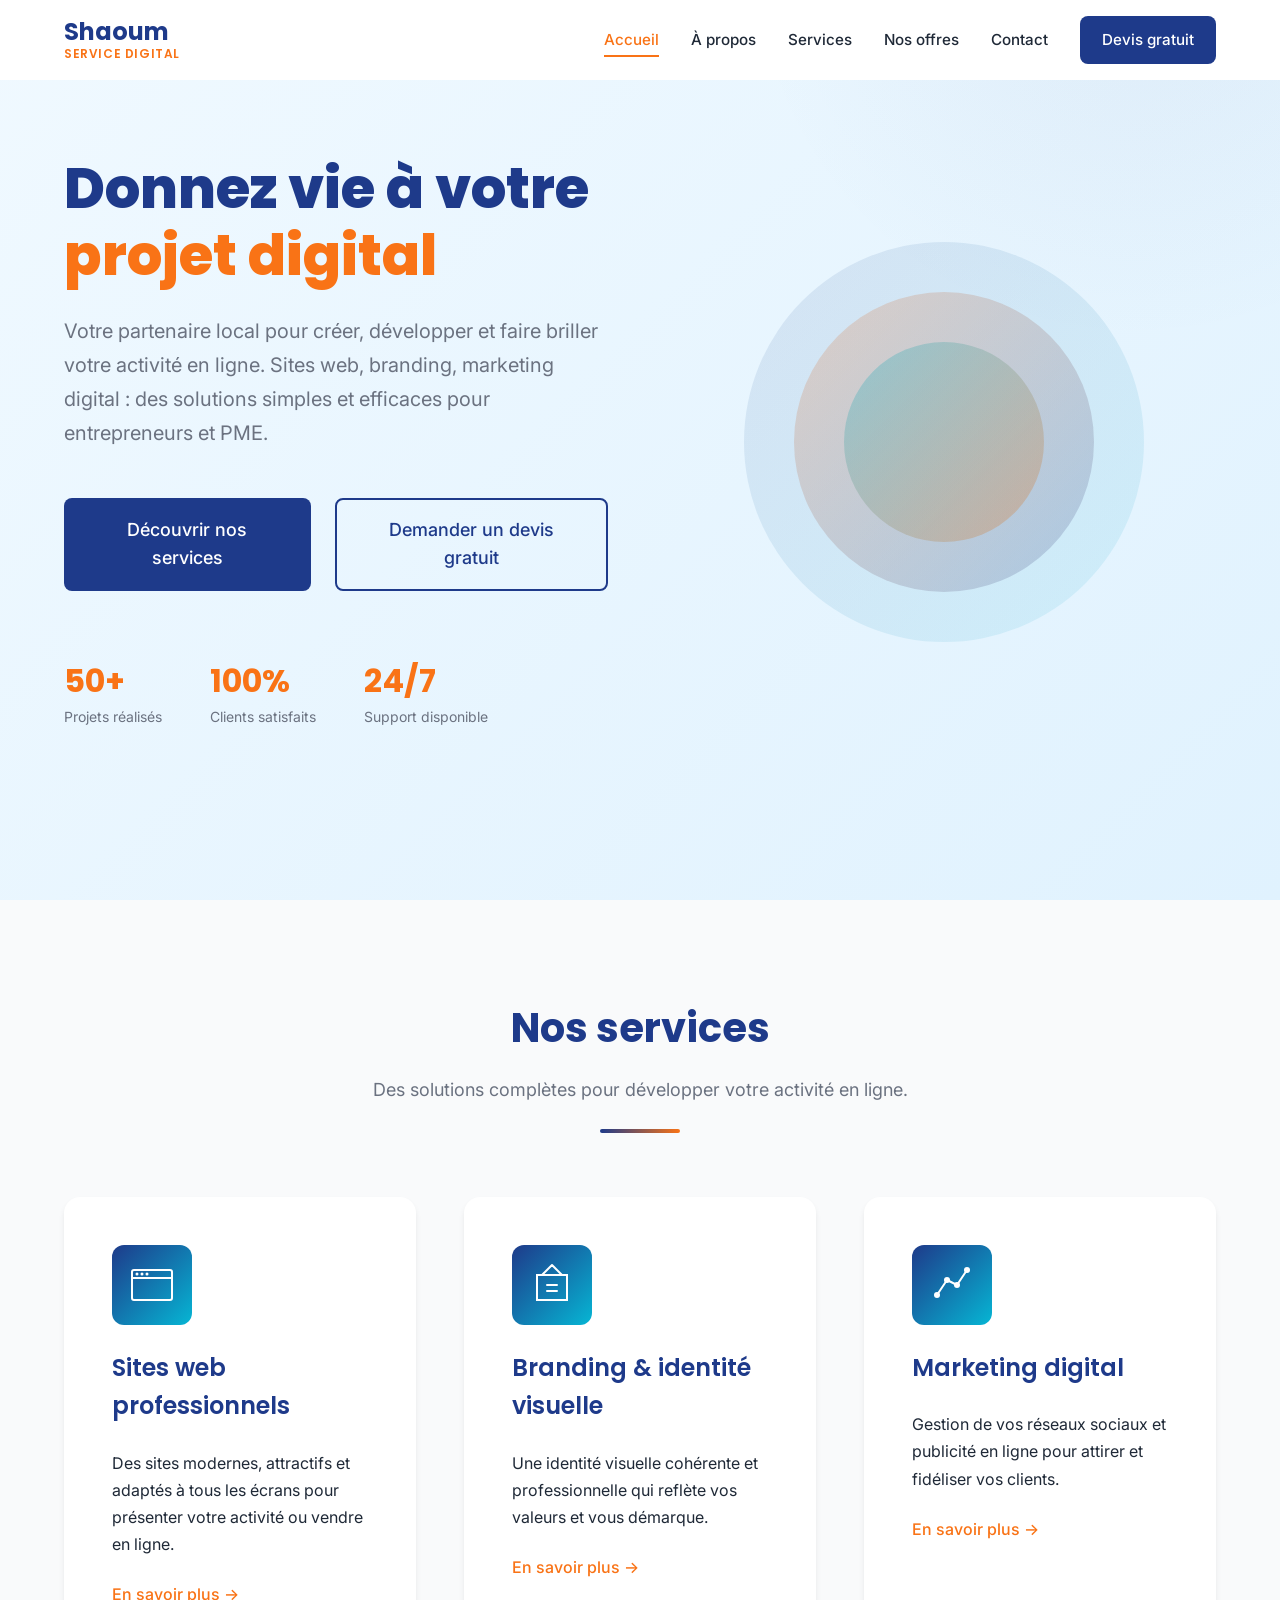
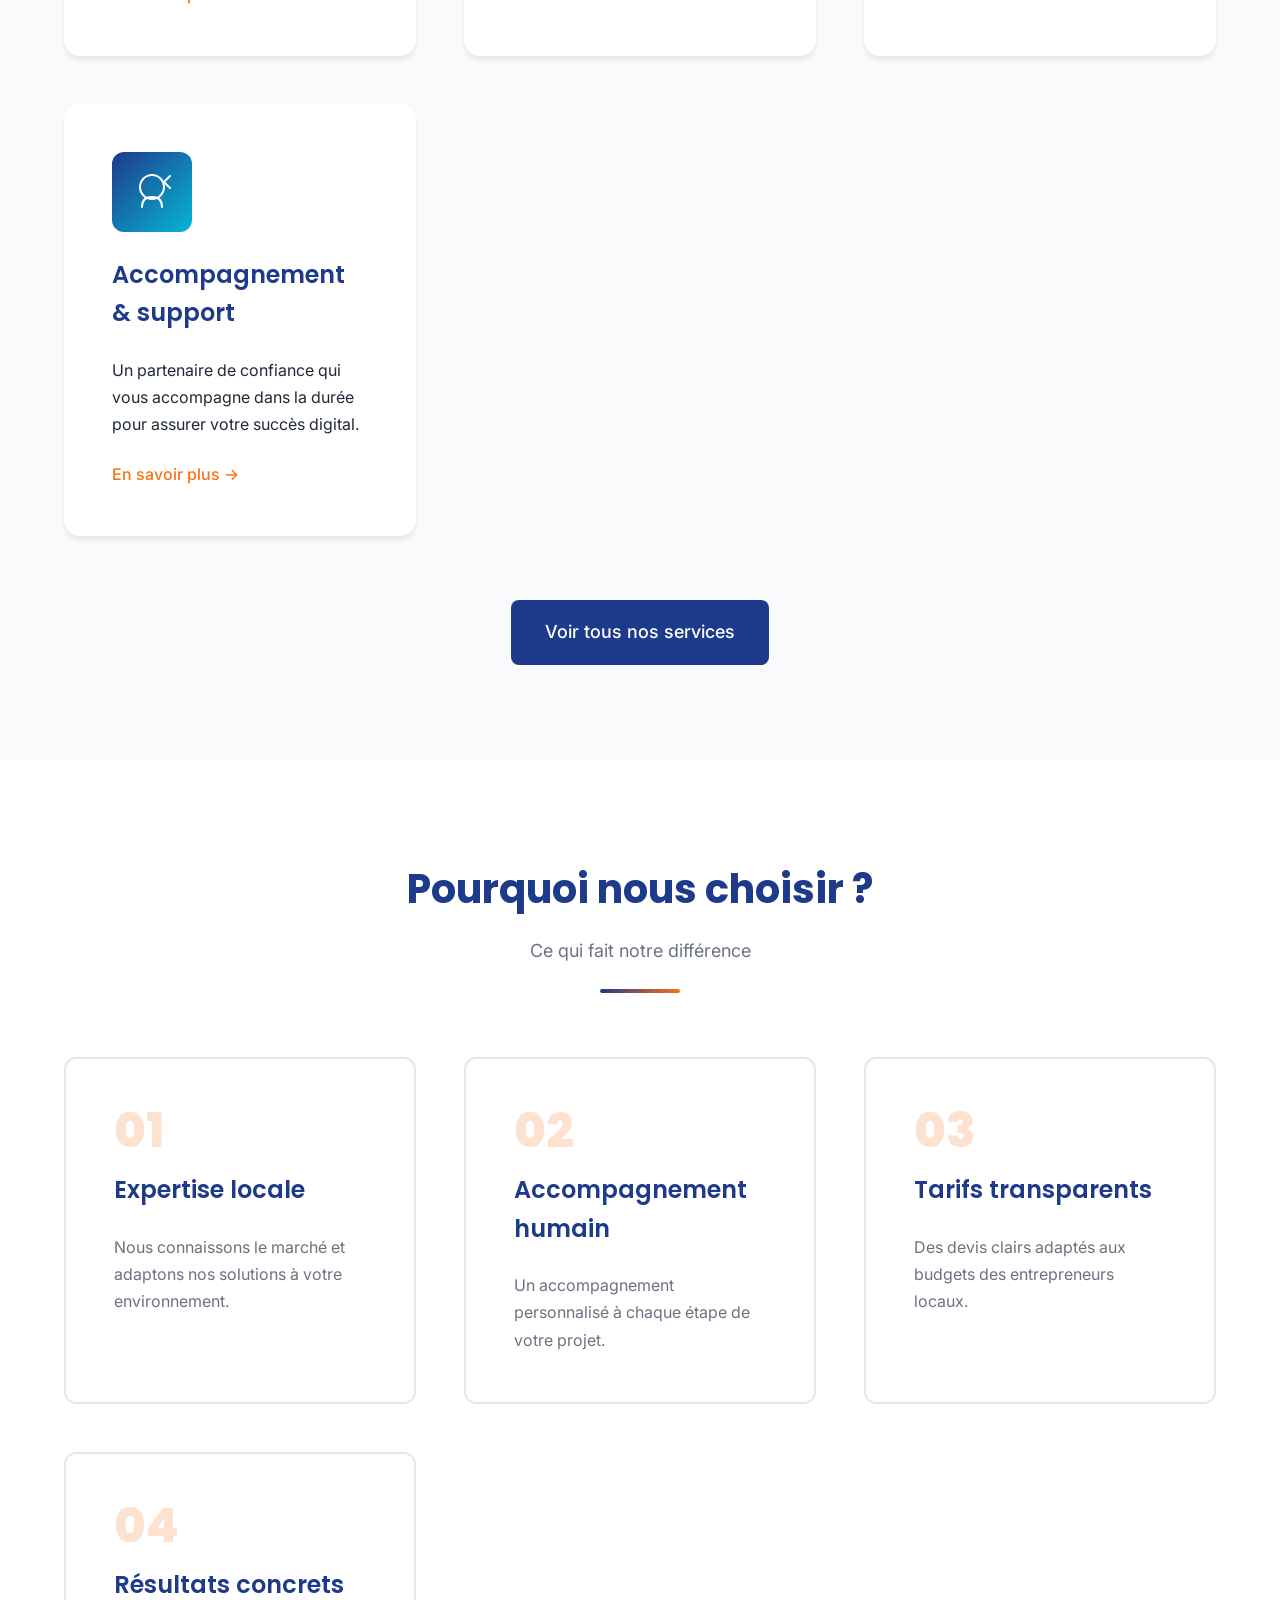
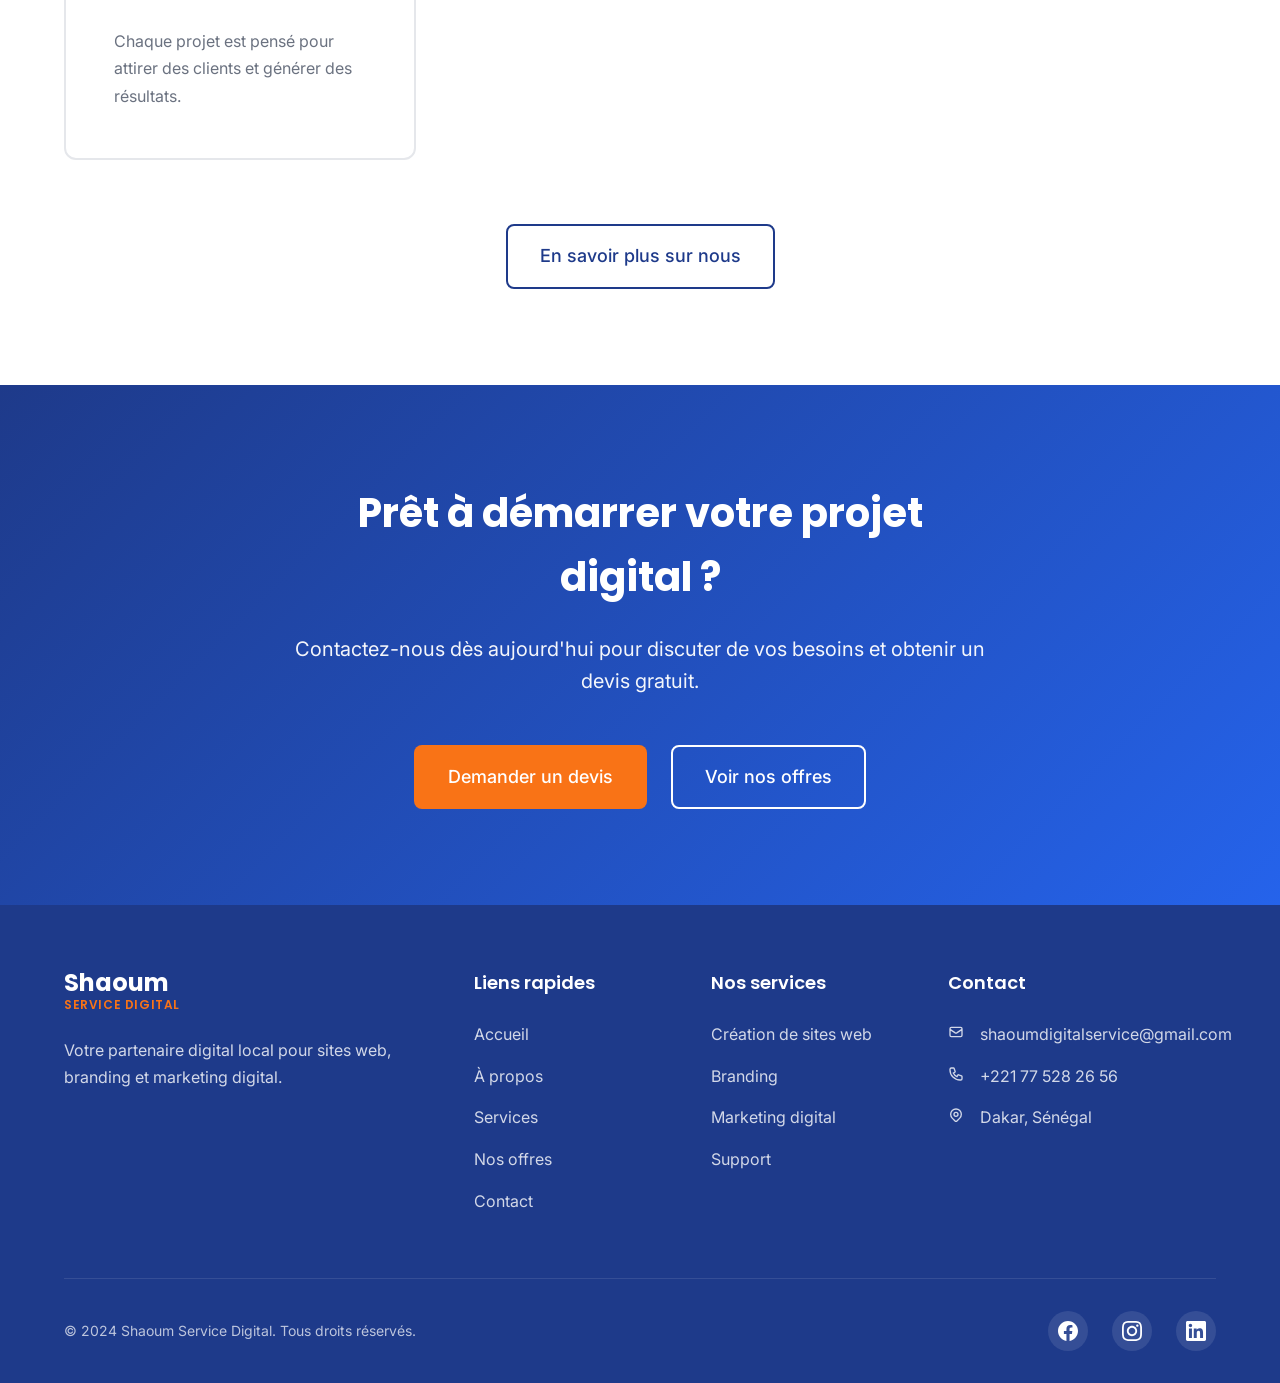
<file: index.html>
<!DOCTYPE html>
<html lang="fr">
<head>
    <meta charset="UTF-8">
    <meta name="viewport" content="width=device-width, initial-scale=1.0">
    <meta name="description" content="Shaoum Service Digital - Votre partenaire local pour sites web, branding et marketing digital au Sénégal.">
    <meta name="keywords" content="création site web, branding, marketing digital, Dakar, Sénégal, services digitaux">
    <title>Accueil - Shaoum Service Digital</title>
    
    <!-- Google Fonts -->
    <link rel="preconnect" href="https://fonts.googleapis.com">
    <link rel="preconnect" href="https://fonts.gstatic.com" crossorigin>
    <link href="https://fonts.googleapis.com/css2?family=Inter:wght@400;500;600&family=Poppins:wght@600;700;800&display=swap" rel="stylesheet">
    
    <!-- CSS -->
    <link rel="stylesheet" href="css/reset.css">
    <link rel="stylesheet" href="css/style.css">
    <link rel="stylesheet" href="css/responsive.css">
</head>
<body>

    <!-- ========================================
         HEADER / NAVIGATION
    ======================================== -->
    <header class="header" id="header">
        <nav class="nav container">
            <a href="index.html" class="nav__logo">
                <span class="nav__logo-text">Shaoum</span>
                <span class="nav__logo-highlight">Service Digital</span>
            </a>

            <!-- Menu Toggle pour mobile -->
            <div class="nav__toggle" id="nav-toggle">
                <span></span>
                <span></span>
                <span></span>
            </div>

            <!-- Menu de navigation -->
            <ul class="nav__menu" id="nav-menu">
                <li class="nav__item">
                    <a href="index.html" class="nav__link active">Accueil</a>
                </li>
                <li class="nav__item">
                    <a href="about.html" class="nav__link">À propos</a>
                </li>
                <li class="nav__item">
                    <a href="services.html" class="nav__link">Services</a>
                </li>
                <li class="nav__item">
                    <a href="offers.html" class="nav__link">Nos offres</a>
                </li>
                <li class="nav__item">
                    <a href="contact.html" class="nav__link">Contact</a>
                </li>
                <li class="nav__item">
                    <a href="contact.html" class="btn btn--primary btn--nav">Devis gratuit</a>
                </li>
            </ul>
        </nav>
    </header>

    <!-- ========================================
         MAIN CONTENT
    ======================================== -->
    <main class="main">

        <!-- ========================================
             SECTION HERO
        ======================================== -->
        <section class="hero section">
            <div class="hero__container container">
                <div class="hero__content">
                    <h1 class="hero__title">
                        Donnez vie à votre <span class="highlight">projet digital</span>
                    </h1>
                    <p class="hero__description">
                        Votre partenaire local pour créer, développer et faire briller votre activité en ligne. 
                        Sites web, branding, marketing digital : des solutions simples et efficaces pour entrepreneurs et PME.
                    </p>
                    <div class="hero__buttons">
                        <a href="services.html" class="btn btn--primary btn--large">
                            Découvrir nos services
                        </a>
                        <a href="contact.html" class="btn btn--outline btn--large">
                            Demander un devis gratuit
                        </a>
                    </div>

                    <!-- Stats -->
                    <div class="hero__stats">
                        <div class="stat">
                            <span class="stat__number">50+</span>
                            <span class="stat__label">Projets réalisés</span>
                        </div>
                        <div class="stat">
                            <span class="stat__number">100%</span>
                            <span class="stat__label">Clients satisfaits</span>
                        </div>
                        <div class="stat">
                            <span class="stat__number">24/7</span>
                            <span class="stat__label">Support disponible</span>
                        </div>
                    </div>
                </div>

                <div class="hero__image">
                    <div class="hero__image-wrapper">
                        <!-- Illustration SVG -->
                        <svg class="hero__illustration" viewBox="0 0 500 500" xmlns="http://www.w3.org/2000/svg">
                            <circle cx="250" cy="250" r="200" fill="url(#gradient1)" opacity="0.1"/>
                            <circle cx="250" cy="250" r="150" fill="url(#gradient2)" opacity="0.2"/>
                            <circle cx="250" cy="250" r="100" fill="url(#gradient3)" opacity="0.3"/>
                            
                            <defs>
                                <linearGradient id="gradient1" x1="0%" y1="0%" x2="100%" y2="100%">
                                    <stop offset="0%" style="stop-color:#1E3A8A;stop-opacity:1" />
                                    <stop offset="100%" style="stop-color:#06B6D4;stop-opacity:1" />
                                </linearGradient>
                                <linearGradient id="gradient2" x1="0%" y1="0%" x2="100%" y2="100%">
                                    <stop offset="0%" style="stop-color:#F97316;stop-opacity:1" />
                                    <stop offset="100%" style="stop-color:#1E3A8A;stop-opacity:1" />
                                </linearGradient>
                                <linearGradient id="gradient3" x1="0%" y1="0%" x2="100%" y2="100%">
                                    <stop offset="0%" style="stop-color:#06B6D4;stop-opacity:1" />
                                    <stop offset="100%" style="stop-color:#F97316;stop-opacity:1" />
                                </linearGradient>
                            </defs>
                        </svg>
                    </div>
                </div>
            </div>
        </section>

        <!-- ========================================
             APERÇU DES SERVICES
        ======================================== -->
        <section class="services-preview section section--gray">
            <div class="container">
                <div class="section__header">
                    <h2 class="section__title">Nos services</h2>
                    <p class="section__subtitle">Des solutions complètes pour développer votre activité en ligne.</p>
                    <div class="section__line"></div>
                </div>

                <div class="services__grid">
                    <!-- Service 1 -->
                    <article class="service__card">
                        <div class="service__icon">
                            <svg width="60" height="60" viewBox="0 0 60 60" fill="none">
                                <rect x="10" y="15" width="40" height="30" rx="2" stroke="currentColor" stroke-width="2"/>
                                <path d="M10 23H50" stroke="currentColor" stroke-width="2"/>
                                <circle cx="15" cy="19" r="1.5" fill="currentColor"/>
                                <circle cx="20" cy="19" r="1.5" fill="currentColor"/>
                                <circle cx="25" cy="19" r="1.5" fill="currentColor"/>
                            </svg>
                        </div>
                        <h3 class="service__title">Sites web professionnels</h3>
                        <p class="service__description">
                            Des sites modernes, attractifs et adaptés à tous les écrans pour présenter votre activité ou vendre en ligne.
                        </p>
                        <a href="services.html" class="service__link">En savoir plus →</a>
                    </article>

                    <!-- Service 2 -->
                    <article class="service__card">
                        <div class="service__icon">
                            <svg width="60" height="60" viewBox="0 0 60 60" fill="none">
                                <path d="M30 10L40 20H20L30 10Z" stroke="currentColor" stroke-width="2" stroke-linejoin="round"/>
                                <rect x="15" y="20" width="30" height="25" stroke="currentColor" stroke-width="2"/>
                                <path d="M25 30H35M25 36H35" stroke="currentColor" stroke-width="2" stroke-linecap="round"/>
                            </svg>
                        </div>
                        <h3 class="service__title">Branding & identité visuelle</h3>
                        <p class="service__description">
                            Une identité visuelle cohérente et professionnelle qui reflète vos valeurs et vous démarque.
                        </p>
                        <a href="services.html" class="service__link">En savoir plus →</a>
                    </article>

                    <!-- Service 3 -->
                    <article class="service__card">
                        <div class="service__icon">
                            <svg width="60" height="60" viewBox="0 0 60 60" fill="none">
                                <path d="M15 40L25 25L35 30L45 15" stroke="currentColor" stroke-width="2" stroke-linecap="round" stroke-linejoin="round"/>
                                <circle cx="15" cy="40" r="3" fill="currentColor"/>
                                <circle cx="25" cy="25" r="3" fill="currentColor"/>
                                <circle cx="35" cy="30" r="3" fill="currentColor"/>
                                <circle cx="45" cy="15" r="3" fill="currentColor"/>
                            </svg>
                        </div>
                        <h3 class="service__title">Marketing digital</h3>
                        <p class="service__description">
                            Gestion de vos réseaux sociaux et publicité en ligne pour attirer et fidéliser vos clients.
                        </p>
                        <a href="services.html" class="service__link">En savoir plus →</a>
                    </article>

                    <!-- Service 4 -->
                    <article class="service__card">
                        <div class="service__icon">
                            <svg width="60" height="60" viewBox="0 0 60 60" fill="none">
                                <circle cx="30" cy="25" r="12" stroke="currentColor" stroke-width="2"/>
                                <path d="M20 45C20 38 24 35 30 35C36 35 40 38 40 45" stroke="currentColor" stroke-width="2" stroke-linecap="round"/>
                                <path d="M42 20L48 14M48 26L42 20" stroke="currentColor" stroke-width="2" stroke-linecap="round"/>
                            </svg>
                        </div>
                        <h3 class="service__title">Accompagnement & support</h3>
                        <p class="service__description">
                            Un partenaire de confiance qui vous accompagne dans la durée pour assurer votre succès digital.
                        </p>
                        <a href="services.html" class="service__link">En savoir plus →</a>
                    </article>
                </div>

                <div class="section__cta">
                    <a href="services.html" class="btn btn--primary btn--large">Voir tous nos services</a>
                </div>
            </div>
        </section>

        <!-- ========================================
             POURQUOI NOUS CHOISIR (Résumé)
        ======================================== -->
        <section class="why-us-preview section">
            <div class="container">
                <div class="section__header">
                    <h2 class="section__title">Pourquoi nous choisir ?</h2>
                    <p class="section__subtitle">Ce qui fait notre différence</p>
                    <div class="section__line"></div>
                </div>

                <div class="why-us__grid-preview">
                    <div class="why-us__item">
                        <div class="why-us__number">01</div>
                        <h3 class="why-us__title">Expertise locale</h3>
                        <p class="why-us__description">
                            Nous connaissons le marché et adaptons nos solutions à votre environnement.
                        </p>
                    </div>

                    <div class="why-us__item">
                        <div class="why-us__number">02</div>
                        <h3 class="why-us__title">Accompagnement humain</h3>
                        <p class="why-us__description">
                            Un accompagnement personnalisé à chaque étape de votre projet.
                        </p>
                    </div>

                    <div class="why-us__item">
                        <div class="why-us__number">03</div>
                        <h3 class="why-us__title">Tarifs transparents</h3>
                        <p class="why-us__description">
                            Des devis clairs adaptés aux budgets des entrepreneurs locaux.
                        </p>
                    </div>

                    <div class="why-us__item">
                        <div class="why-us__number">04</div>
                        <h3 class="why-us__title">Résultats concrets</h3>
                        <p class="why-us__description">
                            Chaque projet est pensé pour attirer des clients et générer des résultats.
                        </p>
                    </div>
                </div>

                <div class="section__cta">
                    <a href="about.html" class="btn btn--outline btn--large">En savoir plus sur nous</a>
                </div>
            </div>
        </section>

        <!-- ========================================
             CALL TO ACTION
        ======================================== -->
        <section class="cta-section section section--primary">
            <div class="container">
                <div class="cta__content">
                    <h2 class="cta__title">Prêt à démarrer votre projet digital ?</h2>
                    <p class="cta__description">
                        Contactez-nous dès aujourd'hui pour discuter de vos besoins et obtenir un devis gratuit.
                    </p>
                    <div class="cta__buttons">
                        <a href="contact.html" class="btn btn--secondary btn--large">Demander un devis</a>
                        <a href="offers.html" class="btn btn--outline-white btn--large">Voir nos offres</a>
                    </div>
                </div>
            </div>
        </section>

    </main>

    <!-- ========================================
         FOOTER
    ======================================== -->
    <footer class="footer">
        <div class="container">
            <div class="footer__content">
                <!-- Colonne 1: À propos -->
                <div class="footer__column">
                    <div class="footer__logo">
                        <span class="footer__logo-text">Shaoum</span>
                        <span class="footer__logo-highlight">Service Digital</span>
                    </div>
                    <p class="footer__description">
                        Votre partenaire digital local pour sites web, branding et marketing digital.
                    </p>
                </div>

                <!-- Colonne 2: Liens rapides -->
                <div class="footer__column">
                    <h4 class="footer__title">Liens rapides</h4>
                    <ul class="footer__links">
                        <li><a href="index.html" class="footer__link">Accueil</a></li>
                        <li><a href="about.html" class="footer__link">À propos</a></li>
                        <li><a href="services.html" class="footer__link">Services</a></li>
                        <li><a href="offers.html" class="footer__link">Nos offres</a></li>
                        <li><a href="contact.html" class="footer__link">Contact</a></li>
                    </ul>
                </div>

                <!-- Colonne 3: Services -->
                <div class="footer__column">
                    <h4 class="footer__title">Nos services</h4>
                    <ul class="footer__links">
                        <li><a href="services.html" class="footer__link">Création de sites web</a></li>
                        <li><a href="services.html" class="footer__link">Branding</a></li>
                        <li><a href="services.html" class="footer__link">Marketing digital</a></li>
                        <li><a href="services.html" class="footer__link">Support</a></li>
                    </ul>
                </div>

                <!-- Colonne 4: Contact -->
                <div class="footer__column">
                    <h4 class="footer__title">Contact</h4>
                    <ul class="footer__contact">
                        <li>
                            <svg width="16" height="16" viewBox="0 0 24 24" fill="none">
                                <path d="M3 8L10.89 13.26C11.5399 13.6722 12.4601 13.6722 13.11 13.26L21 8M5 19H19C20.1046 19 21 18.1046 21 17V7C21 5.89543 20.1046 5 19 5H5C3.89543 5 3 5.89543 3 7V17C3 18.1046 3.89543 19 5 19Z" stroke="currentColor" stroke-width="2"/>
                            </svg>
                            <a href="mailto:contact@shaoumservicedigital.com" class="footer__link">
                                shaoumdigitalservice@gmail.com
                            </a>
                        </li>
                        <li>
                            <svg width="16" height="16" viewBox="0 0 24 24" fill="none">
                                <path d="M3 5C3 3.89543 3.89543 3 5 3H8.27924C8.70967 3 9.09181 3.27543 9.22792 3.68377L10.7257 8.17721C10.8831 8.64932 10.6694 9.16531 10.2243 9.38787L7.96701 10.5165C9.06925 12.9612 11.0388 14.9308 13.4835 16.033L14.6121 13.7757C14.8347 13.3306 15.3507 13.1169 15.8228 13.2743L20.3162 14.7721C20.7246 14.9082 21 15.2903 21 15.7208V19C21 20.1046 20.1046 21 19 21H18C9.71573 21 3 14.2843 3 6V5Z" stroke="currentColor" stroke-width="2"/>
                            </svg>
                            <span>+221 77 528 26 56</span>
                        </li>
                        <li>
                            <svg width="16" height="16" viewBox="0 0 24 24" fill="none">
                                <path d="M17.657 16.657L13.414 20.9C12.6332 21.6808 11.3668 21.6808 10.586 20.9L6.343 16.657C3.21895 13.533 3.21895 8.46701 6.343 5.343C9.46701 2.21895 14.533 2.21895 17.657 5.343C20.781 8.46701 20.781 13.533 17.657 16.657Z" stroke="currentColor" stroke-width="2"/>
                                <circle cx="12" cy="11" r="3" stroke="currentColor" stroke-width="2"/>
                            </svg>
                            <span>Dakar, Sénégal</span>
                        </li>
                    </ul>
                </div>
            </div>

            <!-- Footer bottom -->
            <div class="footer__bottom">
                <p class="footer__copyright">
                    © 2024 Shaoum Service Digital. Tous droits réservés.
                </p>
                <div class="footer__social">
                    <a href="#" class="footer__social-link" aria-label="Facebook">
                        <svg width="20" height="20" viewBox="0 0 24 24" fill="currentColor">
                            <path d="M24 12.073c0-6.627-5.373-12-12-12s-12 5.373-12 12c0 5.99 4.388 10.954 10.125 11.854v-8.385H7.078v-3.47h3.047V9.43c0-3.007 1.792-4.669 4.533-4.669 1.312 0 2.686.235 2.686.235v2.953H15.83c-1.491 0-1.956.925-1.956 1.874v2.25h3.328l-.532 3.47h-2.796v8.385C19.612 23.027 24 18.062 24 12.073z"/>
                        </svg>
                    </a>
                    <a href="#" class="footer__social-link" aria-label="Instagram">
                        <svg width="20" height="20" viewBox="0 0 24 24" fill="currentColor">
                            <path d="M12 2.163c3.204 0 3.584.012 4.85.07 3.252.148 4.771 1.691 4.919 4.919.058 1.265.069 1.645.069 4.849 0 3.205-.012 3.584-.069 4.849-.149 3.225-1.664 4.771-4.919 4.919-1.266.058-1.644.07-4.85.07-3.204 0-3.584-.012-4.849-.07-3.26-.149-4.771-1.699-4.919-4.92-.058-1.265-.07-1.644-.07-4.849 0-3.204.013-3.583.07-4.849.149-3.227 1.664-4.771 4.919-4.919 1.266-.057 1.645-.069 4.849-.069zm0-2.163c-3.259 0-3.667.014-4.947.072-4.358.2-6.78 2.618-6.98 6.98-.059 1.281-.073 1.689-.073 4.948 0 3.259.014 3.668.072 4.948.2 4.358 2.618 6.78 6.98 6.98 1.281.058 1.689.072 4.948.072 3.259 0 3.668-.014 4.948-.072 4.354-.2 6.782-2.618 6.979-6.98.059-1.28.073-1.689.073-4.948 0-3.259-.014-3.667-.072-4.947-.196-4.354-2.617-6.78-6.979-6.98-1.281-.059-1.69-.073-4.949-.073zm0 5.838c-3.403 0-6.162 2.759-6.162 6.162s2.759 6.163 6.162 6.163 6.162-2.759 6.162-6.163c0-3.403-2.759-6.162-6.162-6.162zm0 10.162c-2.209 0-4-1.79-4-4 0-2.209 1.791-4 4-4s4 1.791 4 4c0 2.21-1.791 4-4 4zm6.406-11.845c-.796 0-1.441.645-1.441 1.44s.645 1.44 1.441 1.44c.795 0 1.439-.645 1.439-1.44s-.644-1.44-1.439-1.44z"/>
                        </svg>
                    </a>
                    <a href="#" class="footer__social-link" aria-label="LinkedIn">
                        <svg width="20" height="20" viewBox="0 0 24 24" fill="currentColor">
                            <path d="M20.447 20.452h-3.554v-5.569c0-1.328-.027-3.037-1.852-3.037-1.853 0-2.136 1.445-2.136 2.939v5.667H9.351V9h3.414v1.561h.046c.477-.9 1.637-1.85 3.37-1.85 3.601 0 4.267 2.37 4.267 5.455v6.286zM5.337 7.433c-1.144 0-2.063-.926-2.063-2.065 0-1.138.92-2.063 2.063-2.063 1.14 0 2.064.925 2.064 2.063 0 1.139-.925 2.065-2.064 2.065zm1.782 13.019H3.555V9h3.564v11.452zM22.225 0H1.771C.792 0 0 .774 0 1.729v20.542C0 23.227.792 24 1.771 24h20.451C23.2 24 24 23.227 24 22.271V1.729C24 .774 23.2 0 22.222 0h.003z"/>
                        </svg>
                    </a>
                </div>
            </div>
        </div>
    </footer>

    <!-- ========================================
         SCROLL TO TOP BUTTON
    ======================================== -->
    <button class="scroll-top" id="scroll-top" aria-label="Retour en haut">
        <svg width="24" height="24" viewBox="0 0 24 24" fill="none">
            <path d="M12 19V5M5 12L12 5L19 12" stroke="currentColor" stroke-width="2" stroke-linecap="round" stroke-linejoin="round"/>
        </svg>
    </button>

    <!-- ========================================
         JAVASCRIPT
    ======================================== -->
    <script src="js/main.js"></script>

</body>
</html>
</file>
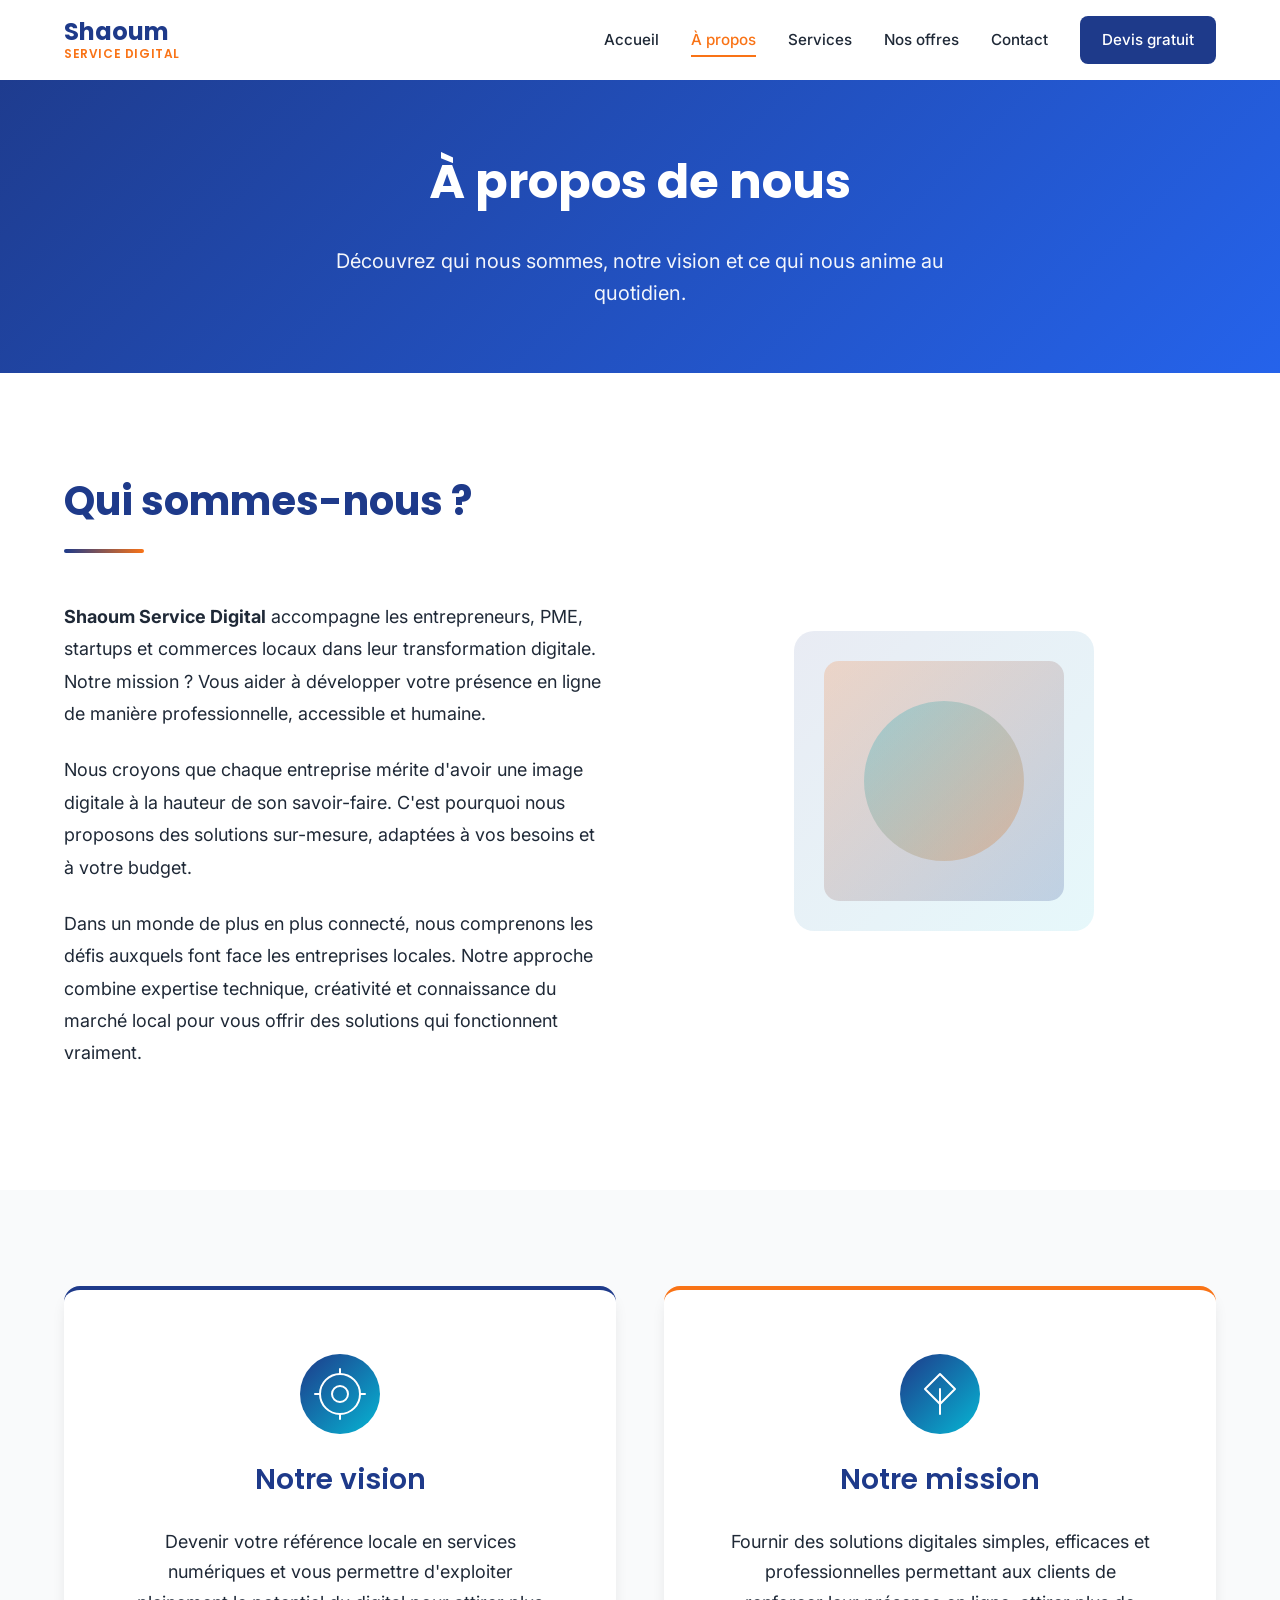
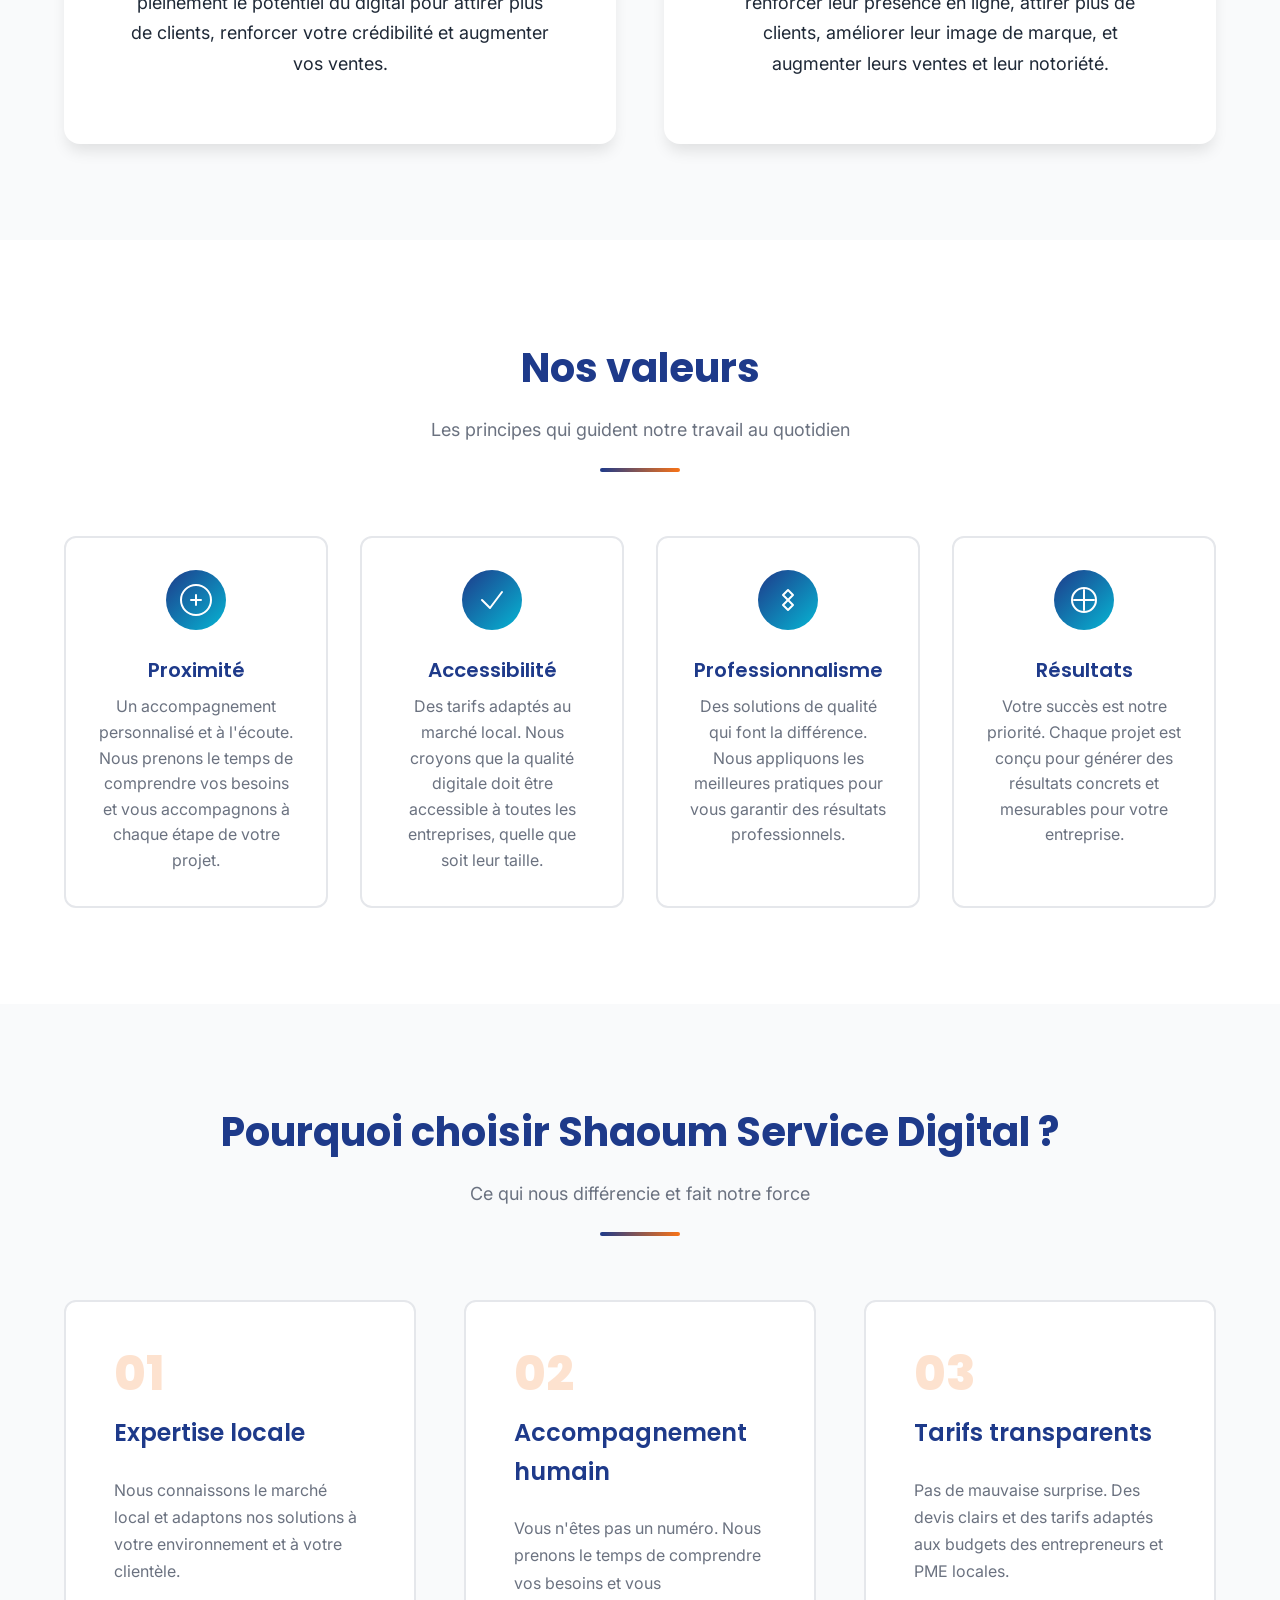
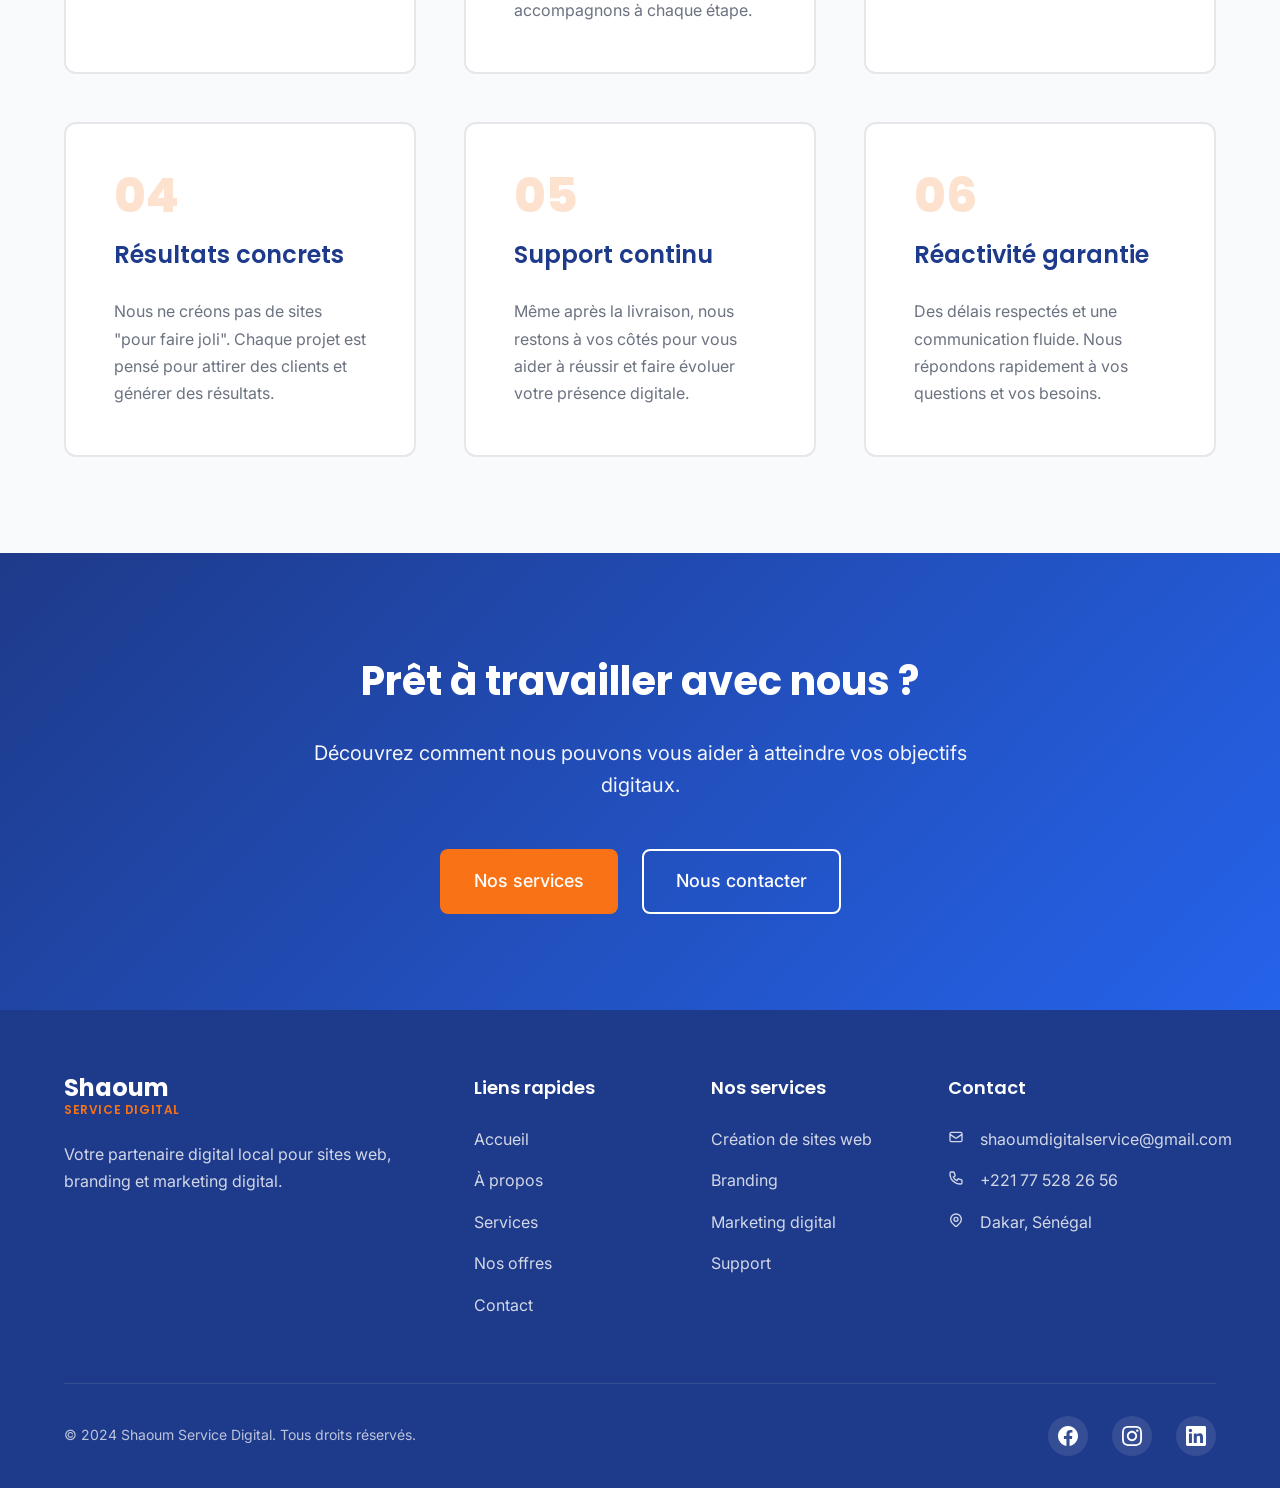
<file: about.html>
<!DOCTYPE html>
<html lang="fr">
<head>
    <meta charset="UTF-8">
    <meta name="viewport" content="width=device-width, initial-scale=1.0">
    <meta name="description" content="À propos de Shaoum Service Digital - Découvrez notre vision, notre mission et nos valeurs.">
    <meta name="keywords" content="à propos, entreprise digitale, Dakar, Sénégal, transformation digitale">
    <title>À propos - Shaoum Service Digital</title>
    
    <!-- Google Fonts -->
    <link rel="preconnect" href="https://fonts.googleapis.com">
    <link rel="preconnect" href="https://fonts.gstatic.com" crossorigin>
    <link href="https://fonts.googleapis.com/css2?family=Inter:wght@400;500;600&family=Poppins:wght@600;700;800&display=swap" rel="stylesheet">
    
    <!-- CSS -->
    <link rel="stylesheet" href="css/reset.css">
    <link rel="stylesheet" href="css/style.css">
    <link rel="stylesheet" href="css/responsive.css">
</head>
<body>

    <!-- ========================================
         HEADER / NAVIGATION
    ======================================== -->
    <header class="header" id="header">
        <nav class="nav container">
            <a href="index.html" class="nav__logo">
                <span class="nav__logo-text">Shaoum</span>
                <span class="nav__logo-highlight">Service Digital</span>
            </a>

            <!-- Menu Toggle pour mobile -->
            <div class="nav__toggle" id="nav-toggle">
                <span></span>
                <span></span>
                <span></span>
            </div>

            <!-- Menu de navigation -->
            <ul class="nav__menu" id="nav-menu">
                <li class="nav__item">
                    <a href="index.html" class="nav__link">Accueil</a>
                </li>
                <li class="nav__item">
                    <a href="about.html" class="nav__link active">À propos</a>
                </li>
                <li class="nav__item">
                    <a href="services.html" class="nav__link">Services</a>
                </li>
                <li class="nav__item">
                    <a href="offers.html" class="nav__link">Nos offres</a>
                </li>
                <li class="nav__item">
                    <a href="contact.html" class="nav__link">Contact</a>
                </li>
                <li class="nav__item">
                    <a href="contact.html" class="btn btn--primary btn--nav">Devis gratuit</a>
                </li>
            </ul>
        </nav>
    </header>

    <!-- ========================================
         MAIN CONTENT
    ======================================== -->
    <main class="main">

        <!-- ========================================
             PAGE HEADER
        ======================================== -->
        <section class="page-header section section--primary">
            <div class="container">
                <div class="page-header__content">
                    <h1 class="page-header__title">À propos de nous</h1>
                    <p class="page-header__description">
                        Découvrez qui nous sommes, notre vision et ce qui nous anime au quotidien.
                    </p>
                </div>
            </div>
        </section>

        <!-- ========================================
             PRÉSENTATION
        ======================================== -->
        <section class="about-intro section">
            <div class="container">
                <div class="about-intro__content">
                    <div class="about-intro__text">
                        <h2 class="section__title">Qui sommes-nous ?</h2>
                        <div class="section__line" style="margin: 0 0 var(--spacing-xl) 0;"></div>
                        
                        <p class="about-intro__paragraph">
                            <strong>Shaoum Service Digital</strong> accompagne les entrepreneurs, PME, startups et commerces locaux 
                            dans leur transformation digitale. Notre mission ? Vous aider à développer votre présence en ligne 
                            de manière professionnelle, accessible et humaine.
                        </p>
                        <p class="about-intro__paragraph">
                            Nous croyons que chaque entreprise mérite d'avoir une image digitale à la hauteur de son savoir-faire. 
                            C'est pourquoi nous proposons des solutions sur-mesure, adaptées à vos besoins et à votre budget.
                        </p>
                        <p class="about-intro__paragraph">
                            Dans un monde de plus en plus connecté, nous comprenons les défis auxquels font face les entreprises 
                            locales. Notre approche combine expertise technique, créativité et connaissance du marché local pour 
                            vous offrir des solutions qui fonctionnent vraiment.
                        </p>
                    </div>

                    <div class="about-intro__image">
                        <!-- Illustration SVG -->
                        <svg viewBox="0 0 400 400" xmlns="http://www.w3.org/2000/svg" class="about-intro__svg">
                            <rect x="50" y="50" width="300" height="300" rx="20" fill="url(#aboutGradient)" opacity="0.1"/>
                            <rect x="80" y="80" width="240" height="240" rx="15" fill="url(#aboutGradient2)" opacity="0.2"/>
                            <circle cx="200" cy="200" r="80" fill="url(#aboutGradient3)" opacity="0.3"/>
                            
                            <defs>
                                <linearGradient id="aboutGradient" x1="0%" y1="0%" x2="100%" y2="100%">
                                    <stop offset="0%" style="stop-color:#1E3A8A;stop-opacity:1" />
                                    <stop offset="100%" style="stop-color:#06B6D4;stop-opacity:1" />
                                </linearGradient>
                                <linearGradient id="aboutGradient2" x1="0%" y1="0%" x2="100%" y2="100%">
                                    <stop offset="0%" style="stop-color:#F97316;stop-opacity:1" />
                                    <stop offset="100%" style="stop-color:#1E3A8A;stop-opacity:1" />
                                </linearGradient>
                                <linearGradient id="aboutGradient3" x1="0%" y1="0%" x2="100%" y2="100%">
                                    <stop offset="0%" style="stop-color:#06B6D4;stop-opacity:1" />
                                    <stop offset="100%" style="stop-color:#F97316;stop-opacity:1" />
                                </linearGradient>
                            </defs>
                        </svg>
                    </div>
                </div>
            </div>
        </section>

        <!-- ========================================
             VISION
        ======================================== -->
        <section class="vision-mission section section--gray">
            <div class="container">
                <div class="vm-grid">
                    <!-- Vision -->
                    <article class="vm-card vm-card--vision">
                        <div class="vm-card__icon">
                            <svg width="60" height="60" viewBox="0 0 60 60" fill="none">
                                <circle cx="30" cy="30" r="20" stroke="currentColor" stroke-width="2"/>
                                <circle cx="30" cy="30" r="8" stroke="currentColor" stroke-width="2"/>
                                <path d="M30 10V5M30 55V50M50 30H55M5 30H10" stroke="currentColor" stroke-width="2" stroke-linecap="round"/>
                            </svg>
                        </div>
                        <h3 class="vm-card__title">Notre vision</h3>
                        <p class="vm-card__description">
                            Devenir votre référence locale en services numériques et vous permettre d'exploiter pleinement 
                            le potentiel du digital pour attirer plus de clients, renforcer votre crédibilité et augmenter vos ventes.
                        </p>
                    </article>

                    <!-- Mission -->
                    <article class="vm-card vm-card--mission">
                        <div class="vm-card__icon">
                            <svg width="60" height="60" viewBox="0 0 60 60" fill="none">
                                <path d="M30 10L45 25L30 40L15 25L30 10Z" stroke="currentColor" stroke-width="2" stroke-linejoin="round"/>
                                <path d="M30 25V50" stroke="currentColor" stroke-width="2" stroke-linecap="round"/>
                            </svg>
                        </div>
                        <h3 class="vm-card__title">Notre mission</h3>
                        <p class="vm-card__description">
                            Fournir des solutions digitales simples, efficaces et professionnelles permettant aux clients de 
                            renforcer leur présence en ligne, attirer plus de clients, améliorer leur image de marque, 
                            et augmenter leurs ventes et leur notoriété.
                        </p>
                    </article>
                </div>
            </div>
        </section>

        <!-- ========================================
             NOS VALEURS
        ======================================== -->
        <section class="values section">
            <div class="container">
                <div class="section__header">
                    <h2 class="section__title">Nos valeurs</h2>
                    <p class="section__subtitle">Les principes qui guident notre travail au quotidien</p>
                    <div class="section__line"></div>
                </div>

                <div class="values__grid">
                    <div class="value__item">
                        <div class="value__icon">
                            <svg width="40" height="40" viewBox="0 0 40 40" fill="none">
                                <path d="M20 5C11.7 5 5 11.7 5 20C5 28.3 11.7 35 20 35C28.3 35 35 28.3 35 20C35 11.7 28.3 5 20 5Z" stroke="currentColor" stroke-width="2"/>
                                <path d="M20 15V25M15 20H25" stroke="currentColor" stroke-width="2" stroke-linecap="round"/>
                            </svg>
                        </div>
                        <h4 class="value__title">Proximité</h4>
                        <p class="value__description">
                            Un accompagnement personnalisé et à l'écoute. Nous prenons le temps de comprendre vos besoins 
                            et vous accompagnons à chaque étape de votre projet.
                        </p>
                    </div>

                    <div class="value__item">
                        <div class="value__icon">
                            <svg width="40" height="40" viewBox="0 0 40 40" fill="none">
                                <path d="M10 20L18 28L30 12" stroke="currentColor" stroke-width="2" stroke-linecap="round" stroke-linejoin="round"/>
                            </svg>
                        </div>
                        <h4 class="value__title">Accessibilité</h4>
                        <p class="value__description">
                            Des tarifs adaptés au marché local. Nous croyons que la qualité digitale doit être accessible 
                            à toutes les entreprises, quelle que soit leur taille.
                        </p>
                    </div>

                    <div class="value__item">
                        <div class="value__icon">
                            <svg width="40" height="40" viewBox="0 0 40 40" fill="none">
                                <path d="M20 10L25 15L20 20L15 15L20 10Z" stroke="currentColor" stroke-width="2" stroke-linejoin="round"/>
                                <path d="M20 20L25 25L20 30L15 25L20 20Z" stroke="currentColor" stroke-width="2" stroke-linejoin="round"/>
                            </svg>
                        </div>
                        <h4 class="value__title">Professionnalisme</h4>
                        <p class="value__description">
                            Des solutions de qualité qui font la différence. Nous appliquons les meilleures pratiques 
                            pour vous garantir des résultats professionnels.
                        </p>
                    </div>

                    <div class="value__item">
                        <div class="value__icon">
                            <svg width="40" height="40" viewBox="0 0 40 40" fill="none">
                                <path d="M20 10V30M10 20H30" stroke="currentColor" stroke-width="2" stroke-linecap="round"/>
                                <circle cx="20" cy="20" r="12" stroke="currentColor" stroke-width="2"/>
                            </svg>
                        </div>
                        <h4 class="value__title">Résultats</h4>
                        <p class="value__description">
                            Votre succès est notre priorité. Chaque projet est conçu pour générer des résultats concrets 
                            et mesurables pour votre entreprise.
                        </p>
                    </div>
                </div>
            </div>
        </section>

        <!-- ========================================
             POURQUOI NOUS CHOISIR
        ======================================== -->
        <section class="why-us section section--gray">
            <div class="container">
                <div class="section__header">
                    <h2 class="section__title">Pourquoi choisir Shaoum Service Digital ?</h2>
                    <p class="section__subtitle">Ce qui nous différencie et fait notre force</p>
                    <div class="section__line"></div>
                </div>

                <div class="why-us__grid">
                    <div class="why-us__item">
                        <div class="why-us__number">01</div>
                        <h3 class="why-us__title">Expertise locale</h3>
                        <p class="why-us__description">
                            Nous connaissons le marché local et adaptons nos solutions à votre environnement 
                            et à votre clientèle.
                        </p>
                    </div>

                    <div class="why-us__item">
                        <div class="why-us__number">02</div>
                        <h3 class="why-us__title">Accompagnement humain</h3>
                        <p class="why-us__description">
                            Vous n'êtes pas un numéro. Nous prenons le temps de comprendre vos besoins et vous 
                            accompagnons à chaque étape.
                        </p>
                    </div>

                    <div class="why-us__item">
                        <div class="why-us__number">03</div>
                        <h3 class="why-us__title">Tarifs transparents</h3>
                        <p class="why-us__description">
                            Pas de mauvaise surprise. Des devis clairs et des tarifs adaptés aux budgets des 
                            entrepreneurs et PME locales.
                        </p>
                    </div>

                    <div class="why-us__item">
                        <div class="why-us__number">04</div>
                        <h3 class="why-us__title">Résultats concrets</h3>
                        <p class="why-us__description">
                            Nous ne créons pas de sites "pour faire joli". Chaque projet est pensé pour attirer 
                            des clients et générer des résultats.
                        </p>
                    </div>

                    <div class="why-us__item">
                        <div class="why-us__number">05</div>
                        <h3 class="why-us__title">Support continu</h3>
                        <p class="why-us__description">
                            Même après la livraison, nous restons à vos côtés pour vous aider à réussir et faire 
                            évoluer votre présence digitale.
                        </p>
                    </div>

                    <div class="why-us__item">
                        <div class="why-us__number">06</div>
                        <h3 class="why-us__title">Réactivité garantie</h3>
                        <p class="why-us__description">
                            Des délais respectés et une communication fluide. Nous répondons rapidement à vos 
                            questions et vos besoins.
                        </p>
                    </div>
                </div>
            </div>
        </section>

        <!-- ========================================
             CALL TO ACTION
        ======================================== -->
        <section class="cta-section section section--primary">
            <div class="container">
                <div class="cta__content">
                    <h2 class="cta__title">Prêt à travailler avec nous ?</h2>
                    <p class="cta__description">
                        Découvrez comment nous pouvons vous aider à atteindre vos objectifs digitaux.
                    </p>
                    <div class="cta__buttons">
                        <a href="services.html" class="btn btn--secondary btn--large">Nos services</a>
                        <a href="contact.html" class="btn btn--outline-white btn--large">Nous contacter</a>
                    </div>
                </div>
            </div>
        </section>

    </main>

    <!-- ========================================
         FOOTER
    ======================================== -->
    <footer class="footer">
        <div class="container">
            <div class="footer__content">
                <!-- Colonne 1: À propos -->
                <div class="footer__column">
                    <div class="footer__logo">
                        <span class="footer__logo-text">Shaoum</span>
                        <span class="footer__logo-highlight">Service Digital</span>
                    </div>
                    <p class="footer__description">
                        Votre partenaire digital local pour sites web, branding et marketing digital.
                    </p>
                </div>

                <!-- Colonne 2: Liens rapides -->
                <div class="footer__column">
                    <h4 class="footer__title">Liens rapides</h4>
                    <ul class="footer__links">
                        <li><a href="index.html" class="footer__link">Accueil</a></li>
                        <li><a href="about.html" class="footer__link">À propos</a></li>
                        <li><a href="services.html" class="footer__link">Services</a></li>
                        <li><a href="offers.html" class="footer__link">Nos offres</a></li>
                        <li><a href="contact.html" class="footer__link">Contact</a></li>
                    </ul>
                </div>

                <!-- Colonne 3: Services -->
                <div class="footer__column">
                    <h4 class="footer__title">Nos services</h4>
                    <ul class="footer__links">
                        <li><a href="services.html" class="footer__link">Création de sites web</a></li>
                        <li><a href="services.html" class="footer__link">Branding</a></li>
                        <li><a href="services.html" class="footer__link">Marketing digital</a></li>
                        <li><a href="services.html" class="footer__link">Support</a></li>
                    </ul>
                </div>

                <!-- Colonne 4: Contact -->
                <div class="footer__column">
                    <h4 class="footer__title">Contact</h4>
                    <ul class="footer__contact">
                        <li>
                            <svg width="16" height="16" viewBox="0 0 24 24" fill="none">
                                <path d="M3 8L10.89 13.26C11.5399 13.6722 12.4601 13.6722 13.11 13.26L21 8M5 19H19C20.1046 19 21 18.1046 21 17V7C21 5.89543 20.1046 5 19 5H5C3.89543 5 3 5.89543 3 7V17C3 18.1046 3.89543 19 5 19Z" stroke="currentColor" stroke-width="2"/>
                            </svg>
                            <a href="mailto:contact@shaoumservicedigital.com" class="footer__link">
                                shaoumdigitalservice@gmail.com
                            </a>
                        </li>
                        <li>
                            <svg width="16" height="16" viewBox="0 0 24 24" fill="none">
                                <path d="M3 5C3 3.89543 3.89543 3 5 3H8.27924C8.70967 3 9.09181 3.27543 9.22792 3.68377L10.7257 8.17721C10.8831 8.64932 10.6694 9.16531 10.2243 9.38787L7.96701 10.5165C9.06925 12.9612 11.0388 14.9308 13.4835 16.033L14.6121 13.7757C14.8347 13.3306 15.3507 13.1169 15.8228 13.2743L20.3162 14.7721C20.7246 14.9082 21 15.2903 21 15.7208V19C21 20.1046 20.1046 21 19 21H18C9.71573 21 3 14.2843 3 6V5Z" stroke="currentColor" stroke-width="2"/>
                            </svg>
                            <span>+221 77 528 26 56</span>
                        </li>
                        <li>
                            <svg width="16" height="16" viewBox="0 0 24 24" fill="none">
                                <path d="M17.657 16.657L13.414 20.9C12.6332 21.6808 11.3668 21.6808 10.586 20.9L6.343 16.657C3.21895 13.533 3.21895 8.46701 6.343 5.343C9.46701 2.21895 14.533 2.21895 17.657 5.343C20.781 8.46701 20.781 13.533 17.657 16.657Z" stroke="currentColor" stroke-width="2"/>
                                <circle cx="12" cy="11" r="3" stroke="currentColor" stroke-width="2"/>
                            </svg>
                            <span>Dakar, Sénégal</span>
                        </li>
                    </ul>
                </div>
            </div>

            <!-- Footer bottom -->
            <div class="footer__bottom">
                <p class="footer__copyright">
                    © 2024 Shaoum Service Digital. Tous droits réservés.
                </p>
                <div class="footer__social">
                    <a href="#" class="footer__social-link" aria-label="Facebook">
                        <svg width="20" height="20" viewBox="0 0 24 24" fill="currentColor">
                            <path d="M24 12.073c0-6.627-5.373-12-12-12s-12 5.373-12 12c0 5.99 4.388 10.954 10.125 11.854v-8.385H7.078v-3.47h3.047V9.43c0-3.007 1.792-4.669 4.533-4.669 1.312 0 2.686.235 2.686.235v2.953H15.83c-1.491 0-1.956.925-1.956 1.874v2.25h3.328l-.532 3.47h-2.796v8.385C19.612 23.027 24 18.062 24 12.073z"/>
                        </svg>
                    </a>
                    <a href="#" class="footer__social-link" aria-label="Instagram">
                        <svg width="20" height="20" viewBox="0 0 24 24" fill="currentColor">
                            <path d="M12 2.163c3.204 0 3.584.012 4.85.07 3.252.148 4.771 1.691 4.919 4.919.058 1.265.069 1.645.069 4.849 0 3.205-.012 3.584-.069 4.849-.149 3.225-1.664 4.771-4.919 4.919-1.266.058-1.644.07-4.85.07-3.204 0-3.584-.012-4.849-.07-3.26-.149-4.771-1.699-4.919-4.92-.058-1.265-.07-1.644-.07-4.849 0-3.204.013-3.583.07-4.849.149-3.227 1.664-4.771 4.919-4.919 1.266-.057 1.645-.069 4.849-.069zm0-2.163c-3.259 0-3.667.014-4.947.072-4.358.2-6.78 2.618-6.98 6.98-.059 1.281-.073 1.689-.073 4.948 0 3.259.014 3.668.072 4.948.2 4.358 2.618 6.78 6.98 6.98 1.281.058 1.689.072 4.948.072 3.259 0 3.668-.014 4.948-.072 4.354-.2 6.782-2.618 6.979-6.98.059-1.28.073-1.689.073-4.948 0-3.259-.014-3.667-.072-4.947-.196-4.354-2.617-6.78-6.979-6.98-1.281-.059-1.69-.073-4.949-.073zm0 5.838c-3.403 0-6.162 2.759-6.162 6.162s2.759 6.163 6.162 6.163 6.162-2.759 6.162-6.163c0-3.403-2.759-6.162-6.162-6.162zm0 10.162c-2.209 0-4-1.79-4-4 0-2.209 1.791-4 4-4s4 1.791 4 4c0 2.21-1.791 4-4 4zm6.406-11.845c-.796 0-1.441.645-1.441 1.44s.645 1.44 1.441 1.44c.795 0 1.439-.645 1.439-1.44s-.644-1.44-1.439-1.44z"/>
                        </svg>
                    </a>
                    <a href="#" class="footer__social-link" aria-label="LinkedIn">
                        <svg width="20" height="20" viewBox="0 0 24 24" fill="currentColor">
                            <path d="M20.447 20.452h-3.554v-5.569c0-1.328-.027-3.037-1.852-3.037-1.853 0-2.136 1.445-2.136 2.939v5.667H9.351V9h3.414v1.561h.046c.477-.9 1.637-1.85 3.37-1.85 3.601 0 4.267 2.37 4.267 5.455v6.286zM5.337 7.433c-1.144 0-2.063-.926-2.063-2.065 0-1.138.92-2.063 2.063-2.063 1.14 0 2.064.925 2.064 2.063 0 1.139-.925 2.065-2.064 2.065zm1.782 13.019H3.555V9h3.564v11.452zM22.225 0H1.771C.792 0 0 .774 0 1.729v20.542C0 23.227.792 24 1.771 24h20.451C23.2 24 24 23.227 24 22.271V1.729C24 .774 23.2 0 22.222 0h.003z"/>
                        </svg>
                    </a>
                </div>
            </div>
        </div>
    </footer>

    <!-- ========================================
         SCROLL TO TOP BUTTON
    ======================================== -->
    <button class="scroll-top" id="scroll-top" aria-label="Retour en haut">
        <svg width="24" height="24" viewBox="0 0 24 24" fill="none">
            <path d="M12 19V5M5 12L12 5L19 12" stroke="currentColor" stroke-width="2" stroke-linecap="round" stroke-linejoin="round"/>
        </svg>
    </button>

    <!-- ========================================
         JAVASCRIPT
    ======================================== -->
    <script src="js/main.js"></script>

</body>
</html>
</file>
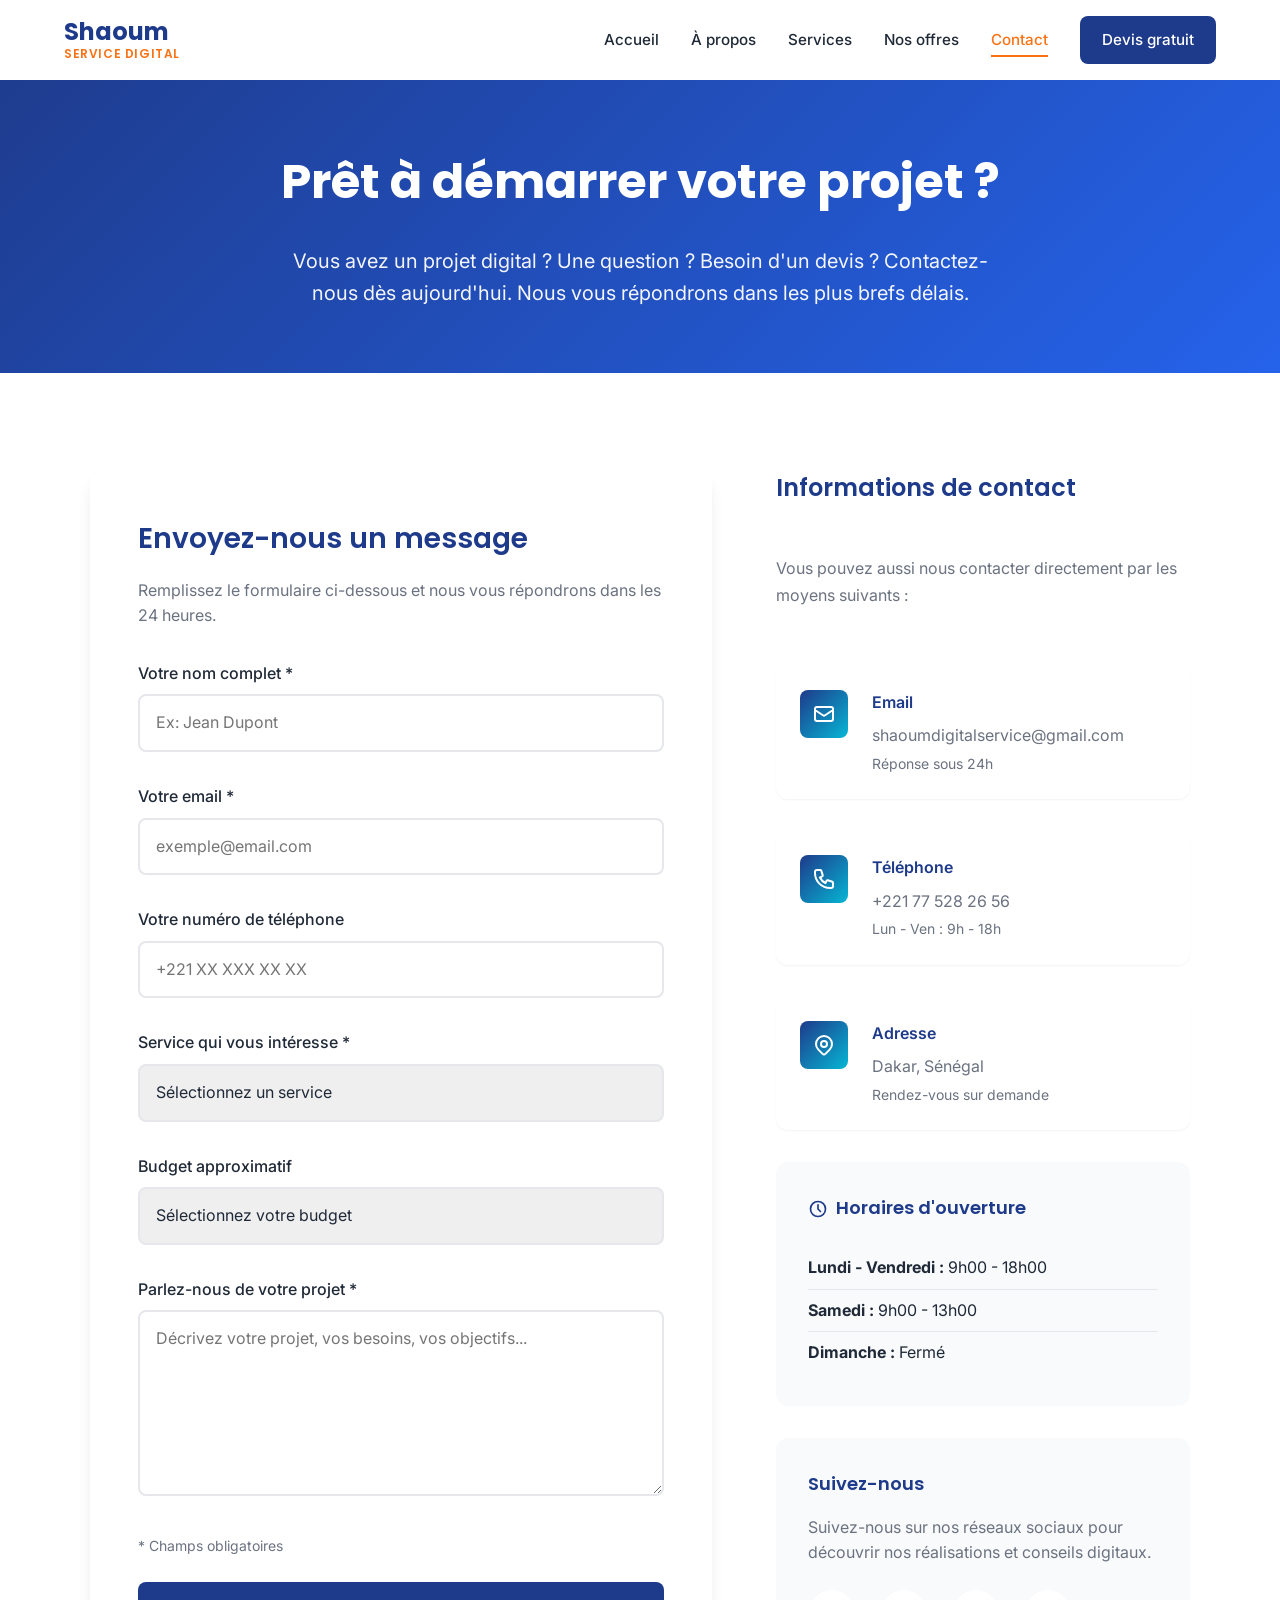
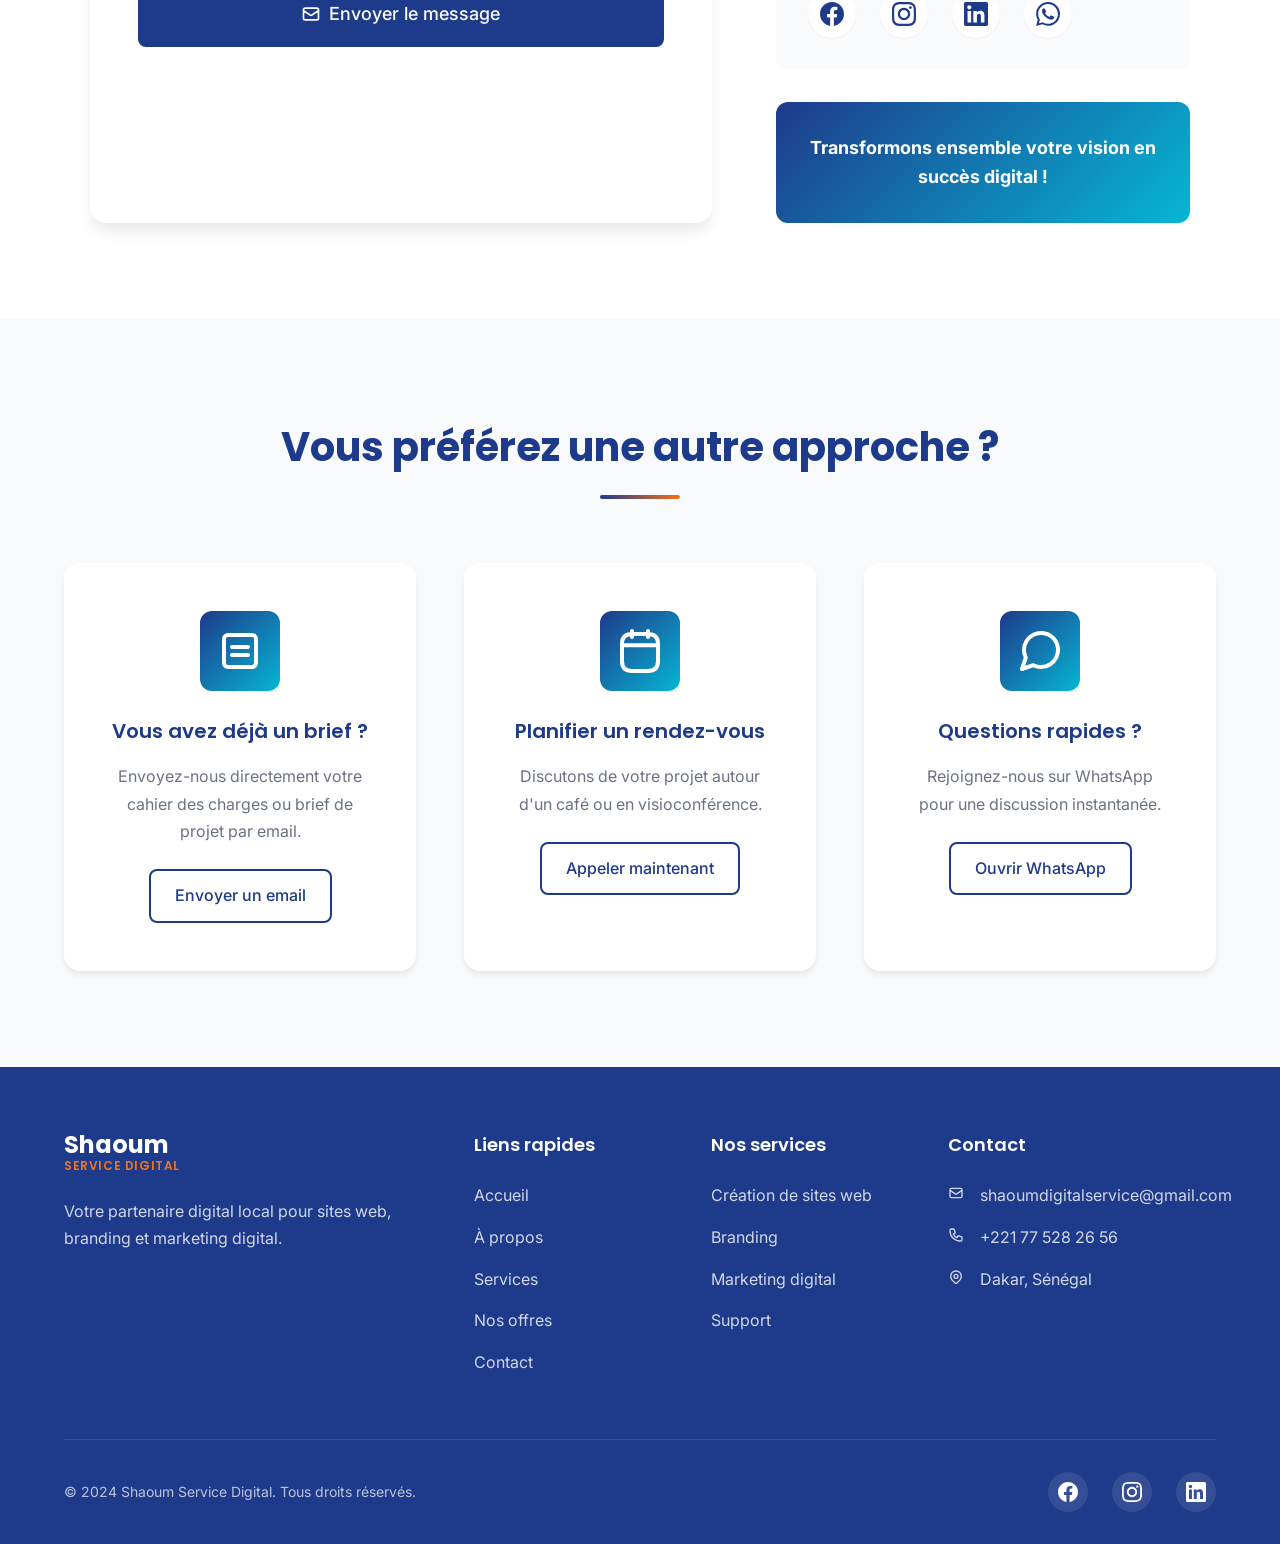
<file: contact.html>
<!DOCTYPE html>
<html lang="fr">
<head>
    <meta charset="UTF-8">
    <meta name="viewport" content="width=device-width, initial-scale=1.0">
    <meta name="description" content="Contactez Shaoum Service Digital - Demandez un devis gratuit pour votre projet digital.">
    <meta name="keywords" content="contact, devis, projet digital, Dakar, Sénégal">
    <title>Contact - Shaoum Service Digital</title>
    
    <!-- Google Fonts -->
    <link rel="preconnect" href="https://fonts.googleapis.com">
    <link rel="preconnect" href="https://fonts.gstatic.com" crossorigin>
    <link href="https://fonts.googleapis.com/css2?family=Inter:wght@400;500;600&family=Poppins:wght@600;700;800&display=swap" rel="stylesheet">
    
    <!-- CSS -->
    <link rel="stylesheet" href="css/reset.css">
    <link rel="stylesheet" href="css/style.css">
    <link rel="stylesheet" href="css/responsive.css">
</head>
<body>

    <!-- ========================================
         HEADER / NAVIGATION
    ======================================== -->
    <header class="header" id="header">
        <nav class="nav container">
            <a href="index.html" class="nav__logo">
                <span class="nav__logo-text">Shaoum</span>
                <span class="nav__logo-highlight">Service Digital</span>
            </a>

            <!-- Menu Toggle pour mobile -->
            <div class="nav__toggle" id="nav-toggle">
                <span></span>
                <span></span>
                <span></span>
            </div>

            <!-- Menu de navigation -->
            <ul class="nav__menu" id="nav-menu">
                <li class="nav__item">
                    <a href="index.html" class="nav__link">Accueil</a>
                </li>
                <li class="nav__item">
                    <a href="about.html" class="nav__link">À propos</a>
                </li>
                <li class="nav__item">
                    <a href="services.html" class="nav__link">Services</a>
                </li>
                <li class="nav__item">
                    <a href="offers.html" class="nav__link">Nos offres</a>
                </li>
                <li class="nav__item">
                    <a href="contact.html" class="nav__link active">Contact</a>
                </li>
                <li class="nav__item">
                    <a href="contact.html" class="btn btn--primary btn--nav">Devis gratuit</a>
                </li>
            </ul>
        </nav>
    </header>

    <!-- ========================================
         MAIN CONTENT
    ======================================== -->
    <main class="main">

        <!-- ========================================
             PAGE HEADER
        ======================================== -->
        <section class="page-header section section--primary">
            <div class="container">
                <div class="page-header__content">
                    <h1 class="page-header__title">Prêt à démarrer votre projet ?</h1>
                    <p class="page-header__description">
                        Vous avez un projet digital ? Une question ? Besoin d'un devis ? Contactez-nous dès aujourd'hui. 
                        Nous vous répondrons dans les plus brefs délais.
                    </p>
                </div>
            </div>
        </section>

        <!-- ========================================
             CONTACT SECTION
        ======================================== -->
        <section class="contact section">
            <div class="container">
                <div class="contact__content">
                    
                    <!-- ========================================
                         FORMULAIRE DE CONTACT
                    ======================================== -->
                    <div class="contact__form-wrapper">
                        <h2 class="contact__form-title">Envoyez-nous un message</h2>
                        <p class="contact__form-subtitle">
                            Remplissez le formulaire ci-dessous et nous vous répondrons dans les 24 heures.
                        </p>

                        <form class="contact__form" id="contact-form">
                            <div class="form__group">
                                <label for="name" class="form__label">Votre nom complet *</label>
                                <input 
                                    type="text" 
                                    id="name" 
                                    name="name" 
                                    class="form__input" 
                                    placeholder="Ex: Jean Dupont"
                                    required
                                >
                            </div>

                            <div class="form__group">
                                <label for="email" class="form__label">Votre email *</label>
                                <input 
                                    type="email" 
                                    id="email" 
                                    name="email" 
                                    class="form__input" 
                                    placeholder="exemple@email.com"
                                    required
                                >
                            </div>

                            <div class="form__group">
                                <label for="phone" class="form__label">Votre numéro de téléphone</label>
                                <input 
                                    type="tel" 
                                    id="phone" 
                                    name="phone" 
                                    class="form__input" 
                                    placeholder="+221 XX XXX XX XX"
                                >
                            </div>

                            <div class="form__group">
                                <label for="service" class="form__label">Service qui vous intéresse *</label>
                                <select id="service" name="service" class="form__select" required>
                                    <option value="">Sélectionnez un service</option>
                                    <option value="site-web">Création de site web</option>
                                    <option value="branding">Branding & identité visuelle</option>
                                    <option value="marketing">Marketing digital</option>
                                    <option value="support">Accompagnement & support</option>
                                    <option value="pack-starter">Pack Starter</option>
                                    <option value="pack-business">Pack Business</option>
                                    <option value="pack-premium">Pack Premium</option>
                                    <option value="autre">Autre / Je ne sais pas</option>
                                </select>
                            </div>

                            <div class="form__group">
                                <label for="budget" class="form__label">Budget approximatif</label>
                                <select id="budget" name="budget" class="form__select">
                                    <option value="">Sélectionnez votre budget</option>
                                    <option value="petit">Moins de 500 000 FCFA</option>
                                    <option value="moyen">500 000 - 1 000 000 FCFA</option>
                                    <option value="grand">1 000 000 - 2 000 000 FCFA</option>
                                    <option value="tres-grand">Plus de 2 000 000 FCFA</option>
                                    <option value="flexible">Flexible</option>
                                </select>
                            </div>

                            <div class="form__group">
                                <label for="message" class="form__label">Parlez-nous de votre projet *</label>
                                <textarea 
                                    id="message" 
                                    name="message" 
                                    class="form__textarea" 
                                    rows="6"
                                    placeholder="Décrivez votre projet, vos besoins, vos objectifs..."
                                    required
                                ></textarea>
                            </div>

                            <div class="form__notice">
                                <p>* Champs obligatoires</p>
                            </div>

                            <button type="submit" class="btn btn--primary btn--large btn--full">
                                <svg width="20" height="20" viewBox="0 0 24 24" fill="none" style="margin-right: 8px;">
                                    <path d="M3 8L10.89 13.26C11.5399 13.6722 12.4601 13.6722 13.11 13.26L21 8M5 19H19C20.1046 19 21 18.1046 21 17V7C21 5.89543 20.1046 5 19 5H5C3.89543 5 3 5.89543 3 7V17C3 18.1046 3.89543 19 5 19Z" stroke="currentColor" stroke-width="2"/>
                                </svg>
                                Envoyer le message
                            </button>
                        </form>
                    </div>

                    <!-- ========================================
                         INFORMATIONS DE CONTACT
                    ======================================== -->
                    <div class="contact__info">
                        <h3 class="contact__info-title">Informations de contact</h3>
                        <p class="contact__info-intro">
                            Vous pouvez aussi nous contacter directement par les moyens suivants :
                        </p>

                        <!-- Email -->
                        <div class="contact__info-item">
                            <div class="contact__info-icon">
                                <svg width="24" height="24" viewBox="0 0 24 24" fill="none">
                                    <path d="M3 8L10.89 13.26C11.5399 13.6722 12.4601 13.6722 13.11 13.26L21 8M5 19H19C20.1046 19 21 18.1046 21 17V7C21 5.89543 20.1046 5 19 5H5C3.89543 5 3 5.89543 3 7V17C3 18.1046 3.89543 19 5 19Z" stroke="currentColor" stroke-width="2"/>
                                </svg>
                            </div>
                            <div>
                                <h4 class="contact__info-label">Email</h4>
                                <a href="mailto:contact@shaoumservicedigital.com" class="contact__info-link">
                                    shaoumdigitalservice@gmail.com
                                </a>
                                <p class="contact__info-note">Réponse sous 24h</p>
                            </div>
                        </div>

                        <!-- Téléphone -->
                        <div class="contact__info-item">
                            <div class="contact__info-icon">
                                <svg width="24" height="24" viewBox="0 0 24 24" fill="none">
                                    <path d="M3 5C3 3.89543 3.89543 3 5 3H8.27924C8.70967 3 9.09181 3.27543 9.22792 3.68377L10.7257 8.17721C10.8831 8.64932 10.6694 9.16531 10.2243 9.38787L7.96701 10.5165C9.06925 12.9612 11.0388 14.9308 13.4835 16.033L14.6121 13.7757C14.8347 13.3306 15.3507 13.1169 15.8228 13.2743L20.3162 14.7721C20.7246 14.9082 21 15.2903 21 15.7208V19C21 20.1046 20.1046 21 19 21H18C9.71573 21 3 14.2843 3 6V5Z" stroke="currentColor" stroke-width="2"/>
                                </svg>
                            </div>
                            <div>
                                <h4 class="contact__info-label">Téléphone</h4>
                                <a href="tel:+221XXXXXXXXX" class="contact__info-link">
                                    +221 77 528 26 56
                                </a>
                                <p class="contact__info-note">Lun - Ven : 9h - 18h</p>
                            </div>
                        </div>

                        <!-- Adresse -->
                        <div class="contact__info-item">
                            <div class="contact__info-icon">
                                <svg width="24" height="24" viewBox="0 0 24 24" fill="none">
                                    <path d="M17.657 16.657L13.414 20.9C12.6332 21.6808 11.3668 21.6808 10.586 20.9L6.343 16.657C3.21895 13.533 3.21895 8.46701 6.343 5.343C9.46701 2.21895 14.533 2.21895 17.657 5.343C20.781 8.46701 20.781 13.533 17.657 16.657Z" stroke="currentColor" stroke-width="2"/>
                                    <circle cx="12" cy="11" r="3" stroke="currentColor" stroke-width="2"/>
                                </svg>
                            </div>
                            <div>
                                <h4 class="contact__info-label">Adresse</h4>
                                <p class="contact__info-text">Dakar, Sénégal</p>
                                <p class="contact__info-note">Rendez-vous sur demande</p>
                            </div>
                        </div>

                        <!-- Horaires -->
                        <div class="contact__info-box">
                            <h4 class="contact__info-box-title">
                                <svg width="20" height="20" viewBox="0 0 24 24" fill="none" style="margin-right: 8px;">
                                    <circle cx="12" cy="12" r="9" stroke="currentColor" stroke-width="2"/>
                                    <path d="M12 7V12L15 15" stroke="currentColor" stroke-width="2" stroke-linecap="round"/>
                                </svg>
                                Horaires d'ouverture
                            </h4>
                            <ul class="contact__info-hours">
                                <li><strong>Lundi - Vendredi :</strong> 9h00 - 18h00</li>
                                <li><strong>Samedi :</strong> 9h00 - 13h00</li>
                                <li><strong>Dimanche :</strong> Fermé</li>
                            </ul>
                        </div>

                        <!-- Réseaux sociaux -->
                        <div class="contact__social">
                            <h4 class="contact__social-title">Suivez-nous</h4>
                            <p class="contact__social-text">
                                Suivez-nous sur nos réseaux sociaux pour découvrir nos réalisations et conseils digitaux.
                            </p>
                            <div class="social__links">
                                <a href="#" class="social__link" aria-label="Facebook" title="Facebook">
                                    <svg width="24" height="24" viewBox="0 0 24 24" fill="currentColor">
                                        <path d="M24 12.073c0-6.627-5.373-12-12-12s-12 5.373-12 12c0 5.99 4.388 10.954 10.125 11.854v-8.385H7.078v-3.47h3.047V9.43c0-3.007 1.792-4.669 4.533-4.669 1.312 0 2.686.235 2.686.235v2.953H15.83c-1.491 0-1.956.925-1.956 1.874v2.25h3.328l-.532 3.47h-2.796v8.385C19.612 23.027 24 18.062 24 12.073z"/>
                                    </svg>
                                </a>
                                <a href="#" class="social__link" aria-label="Instagram" title="Instagram">
                                    <svg width="24" height="24" viewBox="0 0 24 24" fill="currentColor">
                                        <path d="M12 2.163c3.204 0 3.584.012 4.85.07 3.252.148 4.771 1.691 4.919 4.919.058 1.265.069 1.645.069 4.849 0 3.205-.012 3.584-.069 4.849-.149 3.225-1.664 4.771-4.919 4.919-1.266.058-1.644.07-4.85.07-3.204 0-3.584-.012-4.849-.07-3.26-.149-4.771-1.699-4.919-4.92-.058-1.265-.07-1.644-.07-4.849 0-3.204.013-3.583.07-4.849.149-3.227 1.664-4.771 4.919-4.919 1.266-.057 1.645-.069 4.849-.069zm0-2.163c-3.259 0-3.667.014-4.947.072-4.358.2-6.78 2.618-6.98 6.98-.059 1.281-.073 1.689-.073 4.948 0 3.259.014 3.668.072 4.948.2 4.358 2.618 6.78 6.98 6.98 1.281.058 1.689.072 4.948.072 3.259 0 3.668-.014 4.948-.072 4.354-.2 6.782-2.618 6.979-6.98.059-1.28.073-1.689.073-4.948 0-3.259-.014-3.667-.072-4.947-.196-4.354-2.617-6.78-6.979-6.98-1.281-.059-1.69-.073-4.949-.073zm0 5.838c-3.403 0-6.162 2.759-6.162 6.162s2.759 6.163 6.162 6.163 6.162-2.759 6.162-6.163c0-3.403-2.759-6.162-6.162-6.162zm0 10.162c-2.209 0-4-1.79-4-4 0-2.209 1.791-4 4-4s4 1.791 4 4c0 2.21-1.791 4-4 4zm6.406-11.845c-.796 0-1.441.645-1.441 1.44s.645 1.44 1.441 1.44c.795 0 1.439-.645 1.439-1.44s-.644-1.44-1.439-1.44z"/>
                                    </svg>
                                </a>
                                <a href="#" class="social__link" aria-label="LinkedIn" title="LinkedIn">
                                    <svg width="24" height="24" viewBox="0 0 24 24" fill="currentColor">
                                        <path d="M20.447 20.452h-3.554v-5.569c0-1.328-.027-3.037-1.852-3.037-1.853 0-2.136 1.445-2.136 2.939v5.667H9.351V9h3.414v1.561h.046c.477-.9 1.637-1.85 3.37-1.85 3.601 0 4.267 2.37 4.267 5.455v6.286zM5.337 7.433c-1.144 0-2.063-.926-2.063-2.065 0-1.138.92-2.063 2.063-2.063 1.14 0 2.064.925 2.064 2.063 0 1.139-.925 2.065-2.064 2.065zm1.782 13.019H3.555V9h3.564v11.452zM22.225 0H1.771C.792 0 0 .774 0 1.729v20.542C0 23.227.792 24 1.771 24h20.451C23.2 24 24 23.227 24 22.271V1.729C24 .774 23.2 0 22.222 0h.003z"/>
                                    </svg>
                                </a>
                                <a href="#" class="social__link" aria-label="WhatsApp" title="WhatsApp">
                                    <svg width="24" height="24" viewBox="0 0 24 24" fill="currentColor">
                                        <path d="M17.472 14.382c-.297-.149-1.758-.867-2.03-.967-.273-.099-.471-.148-.67.15-.197.297-.767.966-.94 1.164-.173.199-.347.223-.644.075-.297-.15-1.255-.463-2.39-1.475-.883-.788-1.48-1.761-1.653-2.059-.173-.297-.018-.458.13-.606.134-.133.298-.347.446-.52.149-.174.198-.298.298-.497.099-.198.05-.371-.025-.52-.075-.149-.669-1.612-.916-2.207-.242-.579-.487-.5-.669-.51-.173-.008-.371-.01-.57-.01-.198 0-.52.074-.792.372-.272.297-1.04 1.016-1.04 2.479 0 1.462 1.065 2.875 1.213 3.074.149.198 2.096 3.2 5.077 4.487.709.306 1.262.489 1.694.625.712.227 1.36.195 1.871.118.571-.085 1.758-.719 2.006-1.413.248-.694.248-1.289.173-1.413-.074-.124-.272-.198-.57-.347m-5.421 7.403h-.004a9.87 9.87 0 01-5.031-1.378l-.361-.214-3.741.982.998-3.648-.235-.374a9.86 9.86 0 01-1.51-5.26c.001-5.45 4.436-9.884 9.888-9.884 2.64 0 5.122 1.03 6.988 2.898a9.825 9.825 0 012.893 6.994c-.003 5.45-4.437 9.884-9.885 9.884m8.413-18.297A11.815 11.815 0 0012.05 0C5.495 0 .16 5.335.157 11.892c0 2.096.547 4.142 1.588 5.945L.057 24l6.305-1.654a11.882 11.882 0 005.683 1.448h.005c6.554 0 11.89-5.335 11.893-11.893a11.821 11.821 0 00-3.48-8.413Z"/>
                                    </svg>
                                </a>
                            </div>
                        </div>

                        <!-- CTA Box -->
                        <div class="contact__cta">
                            <p class="contact__cta-text">
                                <strong>Transformons ensemble votre vision en succès digital !</strong>
                            </p>
                        </div>
                    </div>

                </div>
            </div>
        </section>

        <!-- ========================================
             AUTRES MOYENS DE NOUS CONTACTER
        ======================================== -->
        <section class="other-contact section section--gray">
            <div class="container">
                <div class="section__header">
                    <h2 class="section__title">Vous préférez une autre approche ?</h2>
                    <div class="section__line"></div>
                </div>

                <div class="other-contact__grid">
                    <div class="other-contact__item">
                        <div class="other-contact__icon">
                            <svg width="48" height="48" viewBox="0 0 24 24" fill="none">
                                <path d="M8 10H16M8 14H16M6 20H18C19.1046 20 20 19.1046 20 18V6C20 4.89543 19.1046 4 18 4H6C4.89543 4 4 4.89543 4 6V18C4 19.1046 4.89543 20 6 20Z" stroke="currentColor" stroke-width="2" stroke-linecap="round" stroke-linejoin="round"/>
                            </svg>
                        </div>
                        <h3 class="other-contact__title">Vous avez déjà un brief ?</h3>
                        <p class="other-contact__description">
                            Envoyez-nous directement votre cahier des charges ou brief de projet par email.
                        </p>
                        <a href="mailto:contact@shaoumservicedigital.com" class="btn btn--outline">Envoyer un email</a>
                    </div>

                    <div class="other-contact__item">
                        <div class="other-contact__icon">
                            <svg width="48" height="48" viewBox="0 0 24 24" fill="none">
                                <path d="M8 2V5M16 2V5M3.5 9.09H20.5M21 8.5V17C21 20 19.5 22 16 22H8C4.5 22 3 20 3 17V8.5C3 5.5 4.5 3.5 8 3.5H16C19.5 3.5 21 5.5 21 8.5Z" stroke="currentColor" stroke-width="2" stroke-linecap="round" stroke-linejoin="round"/>
                            </svg>
                        </div>
                        <h3 class="other-contact__title">Planifier un rendez-vous</h3>
                        <p class="other-contact__description">
                            Discutons de votre projet autour d'un café ou en visioconférence.
                        </p>
                        <a href="tel:+221XXXXXXXXX" class="btn btn--outline">Appeler maintenant</a>
                    </div>

                    <div class="other-contact__item">
                        <div class="other-contact__icon">
                            <svg width="48" height="48" viewBox="0 0 24 24" fill="none">
                                <path d="M21 11.5C21.0034 12.8199 20.6951 14.1219 20.1 15.3C19.3944 16.7118 18.3098 17.8992 16.9674 18.7293C15.6251 19.5594 14.0782 19.9994 12.5 20C11.1801 20.0035 9.87812 19.6951 8.7 19.1L3 21L4.9 15.3C4.30493 14.1219 3.99656 12.8199 4 11.5C4.00061 9.92179 4.44061 8.37488 5.27072 7.03258C6.10083 5.69028 7.28825 4.6056 8.7 3.90003C9.87812 3.30496 11.1801 2.99659 12.5 3.00003H13C15.0843 3.11502 17.053 3.99479 18.5291 5.47089C20.0052 6.94699 20.885 8.91568 21 11V11.5Z" stroke="currentColor" stroke-width="2" stroke-linecap="round" stroke-linejoin="round"/>
                            </svg>
                        </div>
                        <h3 class="other-contact__title">Questions rapides ?</h3>
                        <p class="other-contact__description">
                            Rejoignez-nous sur WhatsApp pour une discussion instantanée.
                        </p>
                        <a href="https://wa.me/221XXXXXXXXX" class="btn btn--outline" target="_blank">Ouvrir WhatsApp</a>
                    </div>
                </div>
            </div>
        </section>

    </main>

    <!-- ========================================
         FOOTER
    ======================================== -->
    <footer class="footer">
        <div class="container">
            <div class="footer__content">
                <!-- Colonne 1: À propos -->
                <div class="footer__column">
                    <div class="footer__logo">
                        <span class="footer__logo-text">Shaoum</span>
                        <span class="footer__logo-highlight">Service Digital</span>
                    </div>
                    <p class="footer__description">
                        Votre partenaire digital local pour sites web, branding et marketing digital.
                    </p>
                </div>

                <!-- Colonne 2: Liens rapides -->
                <div class="footer__column">
                    <h4 class="footer__title">Liens rapides</h4>
                    <ul class="footer__links">
                        <li><a href="index.html" class="footer__link">Accueil</a></li>
                        <li><a href="about.html" class="footer__link">À propos</a></li>
                        <li><a href="services.html" class="footer__link">Services</a></li>
                        <li><a href="offers.html" class="footer__link">Nos offres</a></li>
                        <li><a href="contact.html" class="footer__link">Contact</a></li>
                    </ul>
                </div>

                <!-- Colonne 3: Services -->
                <div class="footer__column">
                    <h4 class="footer__title">Nos services</h4>
                    <ul class="footer__links">
                        <li><a href="services.html" class="footer__link">Création de sites web</a></li>
                        <li><a href="services.html" class="footer__link">Branding</a></li>
                        <li><a href="services.html" class="footer__link">Marketing digital</a></li>
                        <li><a href="services.html" class="footer__link">Support</a></li>
                    </ul>
                </div>

                <!-- Colonne 4: Contact -->
                <div class="footer__column">
                    <h4 class="footer__title">Contact</h4>
                    <ul class="footer__contact">
                        <li>
                            <svg width="16" height="16" viewBox="0 0 24 24" fill="none">
                                <path d="M3 8L10.89 13.26C11.5399 13.6722 12.4601 13.6722 13.11 13.26L21 8M5 19H19C20.1046 19 21 18.1046 21 17V7C21 5.89543 20.1046 5 19 5H5C3.89543 5 3 5.89543 3 7V17C3 18.1046 3.89543 19 5 19Z" stroke="currentColor" stroke-width="2"/>
                            </svg>
                            <a href="mailto:contact@shaoumservicedigital.com" class="footer__link">
                                shaoumdigitalservice@gmail.com
                            </a>
                        </li>
                        <li>
                            <svg width="16" height="16" viewBox="0 0 24 24" fill="none">
                                <path d="M3 5C3 3.89543 3.89543 3 5 3H8.27924C8.70967 3 9.09181 3.27543 9.22792 3.68377L10.7257 8.17721C10.8831 8.64932 10.6694 9.16531 10.2243 9.38787L7.96701 10.5165C9.06925 12.9612 11.0388 14.9308 13.4835 16.033L14.6121 13.7757C14.8347 13.3306 15.3507 13.1169 15.8228 13.2743L20.3162 14.7721C20.7246 14.9082 21 15.2903 21 15.7208V19C21 20.1046 20.1046 21 19 21H18C9.71573 21 3 14.2843 3 6V5Z" stroke="currentColor" stroke-width="2"/>
                            </svg>
                            <span>+221 77 528 26 56</span>
                        </li>
                        <li>
                            <svg width="16" height="16" viewBox="0 0 24 24" fill="none">
                                <path d="M17.657 16.657L13.414 20.9C12.6332 21.6808 11.3668 21.6808 10.586 20.9L6.343 16.657C3.21895 13.533 3.21895 8.46701 6.343 5.343C9.46701 2.21895 14.533 2.21895 17.657 5.343C20.781 8.46701 20.781 13.533 17.657 16.657Z" stroke="currentColor" stroke-width="2"/>
                                <circle cx="12" cy="11" r="3" stroke="currentColor" stroke-width="2"/>
                            </svg>
                            <span>Dakar, Sénégal</span>
                        </li>
                    </ul>
                </div>
            </div>

            <!-- Footer bottom -->
            <div class="footer__bottom">
                <p class="footer__copyright">
                    © 2024 Shaoum Service Digital. Tous droits réservés.
                </p>
                <div class="footer__social">
                    <a href="#" class="footer__social-link" aria-label="Facebook">
                        <svg width="20" height="20" viewBox="0 0 24 24" fill="currentColor">
                            <path d="M24 12.073c0-6.627-5.373-12-12-12s-12 5.373-12 12c0 5.99 4.388 10.954 10.125 11.854v-8.385H7.078v-3.47h3.047V9.43c0-3.007 1.792-4.669 4.533-4.669 1.312 0 2.686.235 2.686.235v2.953H15.83c-1.491 0-1.956.925-1.956 1.874v2.25h3.328l-.532 3.47h-2.796v8.385C19.612 23.027 24 18.062 24 12.073z"/>
                        </svg>
                    </a>
                    <a href="#" class="footer__social-link" aria-label="Instagram">
                        <svg width="20" height="20" viewBox="0 0 24 24" fill="currentColor">
                            <path d="M12 2.163c3.204 0 3.584.012 4.85.07 3.252.148 4.771 1.691 4.919 4.919.058 1.265.069 1.645.069 4.849 0 3.205-.012 3.584-.069 4.849-.149 3.225-1.664 4.771-4.919 4.919-1.266.058-1.644.07-4.85.07-3.204 0-3.584-.012-4.849-.07-3.26-.149-4.771-1.699-4.919-4.92-.058-1.265-.07-1.644-.07-4.849 0-3.204.013-3.583.07-4.849.149-3.227 1.664-4.771 4.919-4.919 1.266-.057 1.645-.069 4.849-.069zm0-2.163c-3.259 0-3.667.014-4.947.072-4.358.2-6.78 2.618-6.98 6.98-.059 1.281-.073 1.689-.073 4.948 0 3.259.014 3.668.072 4.948.2 4.358 2.618 6.78 6.98 6.98 1.281.058 1.689.072 4.948.072 3.259 0 3.668-.014 4.948-.072 4.354-.2 6.782-2.618 6.979-6.98.059-1.28.073-1.689.073-4.948 0-3.259-.014-3.667-.072-4.947-.196-4.354-2.617-6.78-6.979-6.98-1.281-.059-1.69-.073-4.949-.073zm0 5.838c-3.403 0-6.162 2.759-6.162 6.162s2.759 6.163 6.162 6.163 6.162-2.759 6.162-6.163c0-3.403-2.759-6.162-6.162-6.162zm0 10.162c-2.209 0-4-1.79-4-4 0-2.209 1.791-4 4-4s4 1.791 4 4c0 2.21-1.791 4-4 4zm6.406-11.845c-.796 0-1.441.645-1.441 1.44s.645 1.44 1.441 1.44c.795 0 1.439-.645 1.439-1.44s-.644-1.44-1.439-1.44z"/>
                        </svg>
                    </a>
                    <a href="#" class="footer__social-link" aria-label="LinkedIn">
                        <svg width="20" height="20" viewBox="0 0 24 24" fill="currentColor">
                            <path d="M20.447 20.452h-3.554v-5.569c0-1.328-.027-3.037-1.852-3.037-1.853 0-2.136 1.445-2.136 2.939v5.667H9.351V9h3.414v1.561h.046c.477-.9 1.637-1.85 3.37-1.85 3.601 0 4.267 2.37 4.267 5.455v6.286zM5.337 7.433c-1.144 0-2.063-.926-2.063-2.065 0-1.138.92-2.063 2.063-2.063 1.14 0 2.064.925 2.064 2.063 0 1.139-.925 2.065-2.064 2.065zm1.782 13.019H3.555V9h3.564v11.452zM22.225 0H1.771C.792 0 0 .774 0 1.729v20.542C0 23.227.792 24 1.771 24h20.451C23.2 24 24 23.227 24 22.271V1.729C24 .774 23.2 0 22.222 0h.003z"/>
                        </svg>
                    </a>
                </div>
            </div>
        </div>
    </footer>

    <!-- ========================================
         SCROLL TO TOP BUTTON
    ======================================== -->
    <button class="scroll-top" id="scroll-top" aria-label="Retour en haut">
        <svg width="24" height="24" viewBox="0 0 24 24" fill="none">
            <path d="M12 19V5M5 12L12 5L19 12" stroke="currentColor" stroke-width="2" stroke-linecap="round" stroke-linejoin="round"/>
        </svg>
    </button>

    <!-- ========================================
         JAVASCRIPT
    ======================================== -->
    <script src="js/main.js"></script>

</body>
</html>
</file>
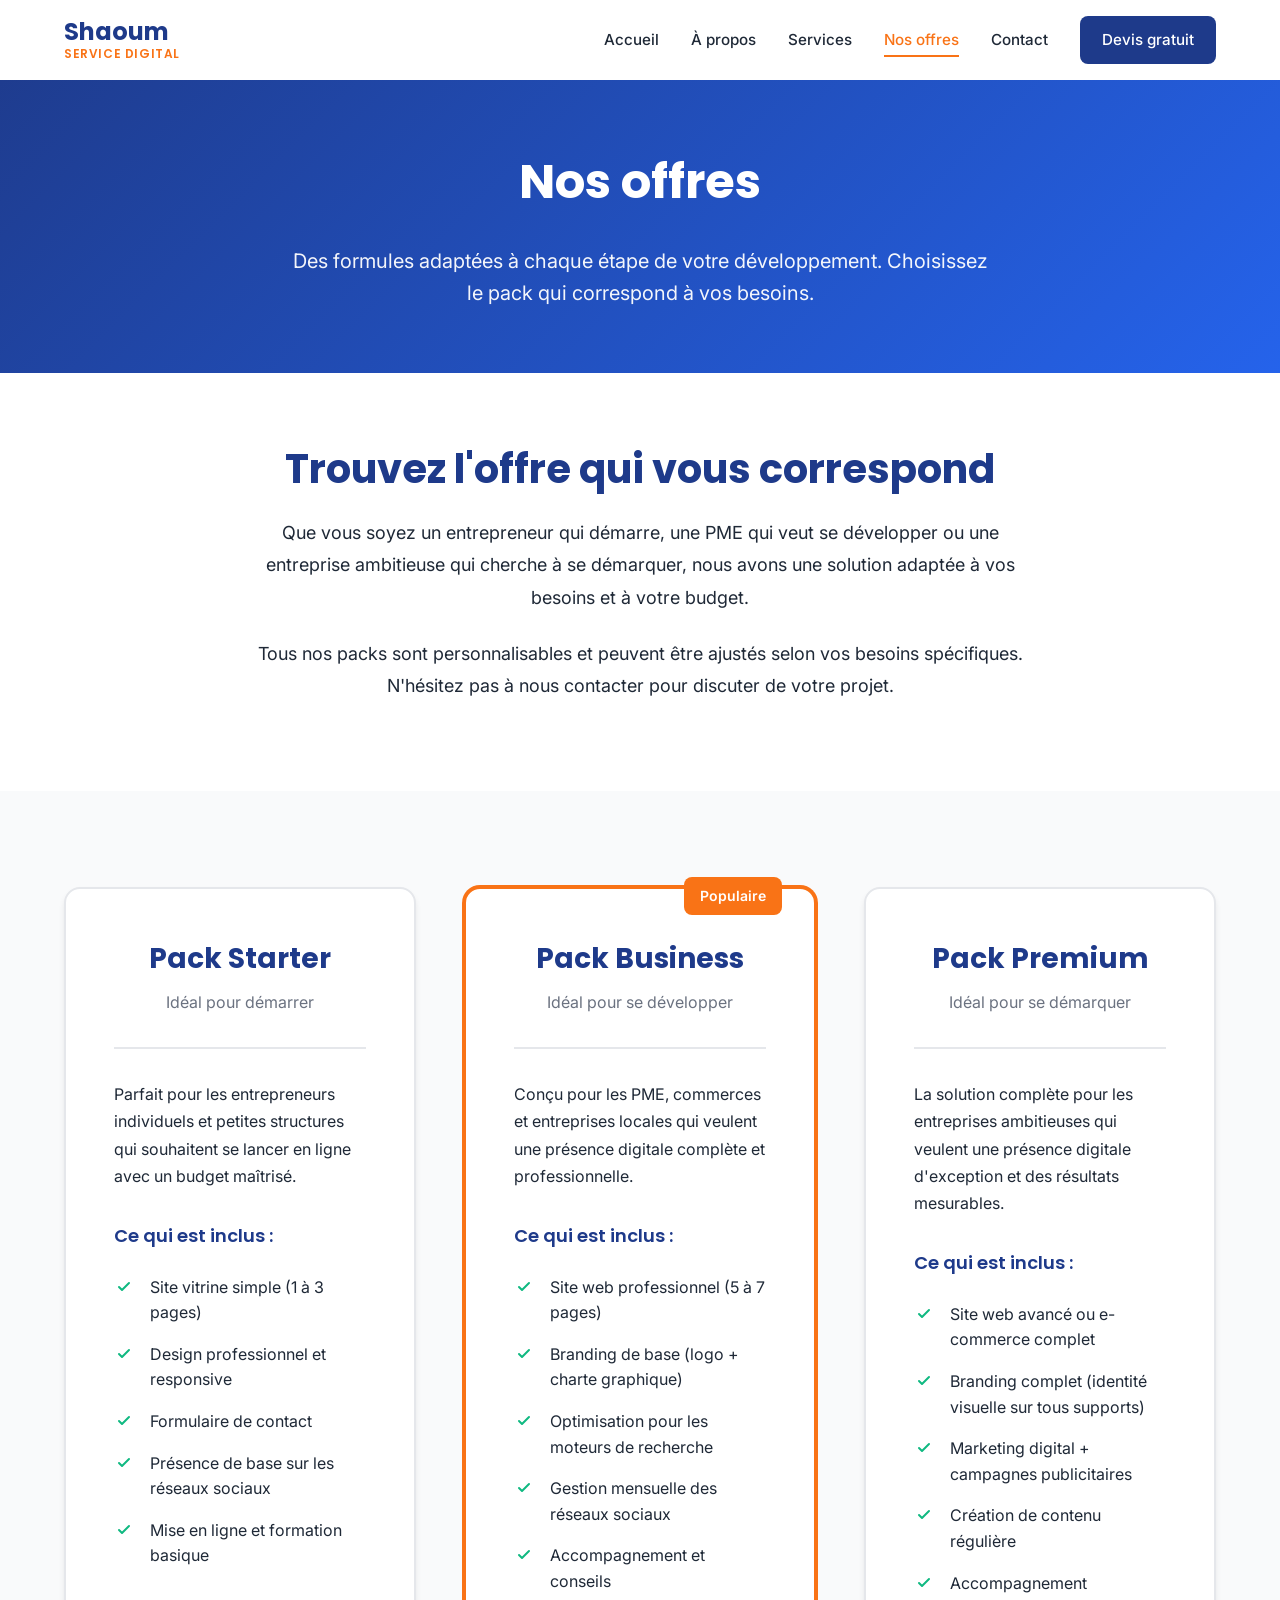
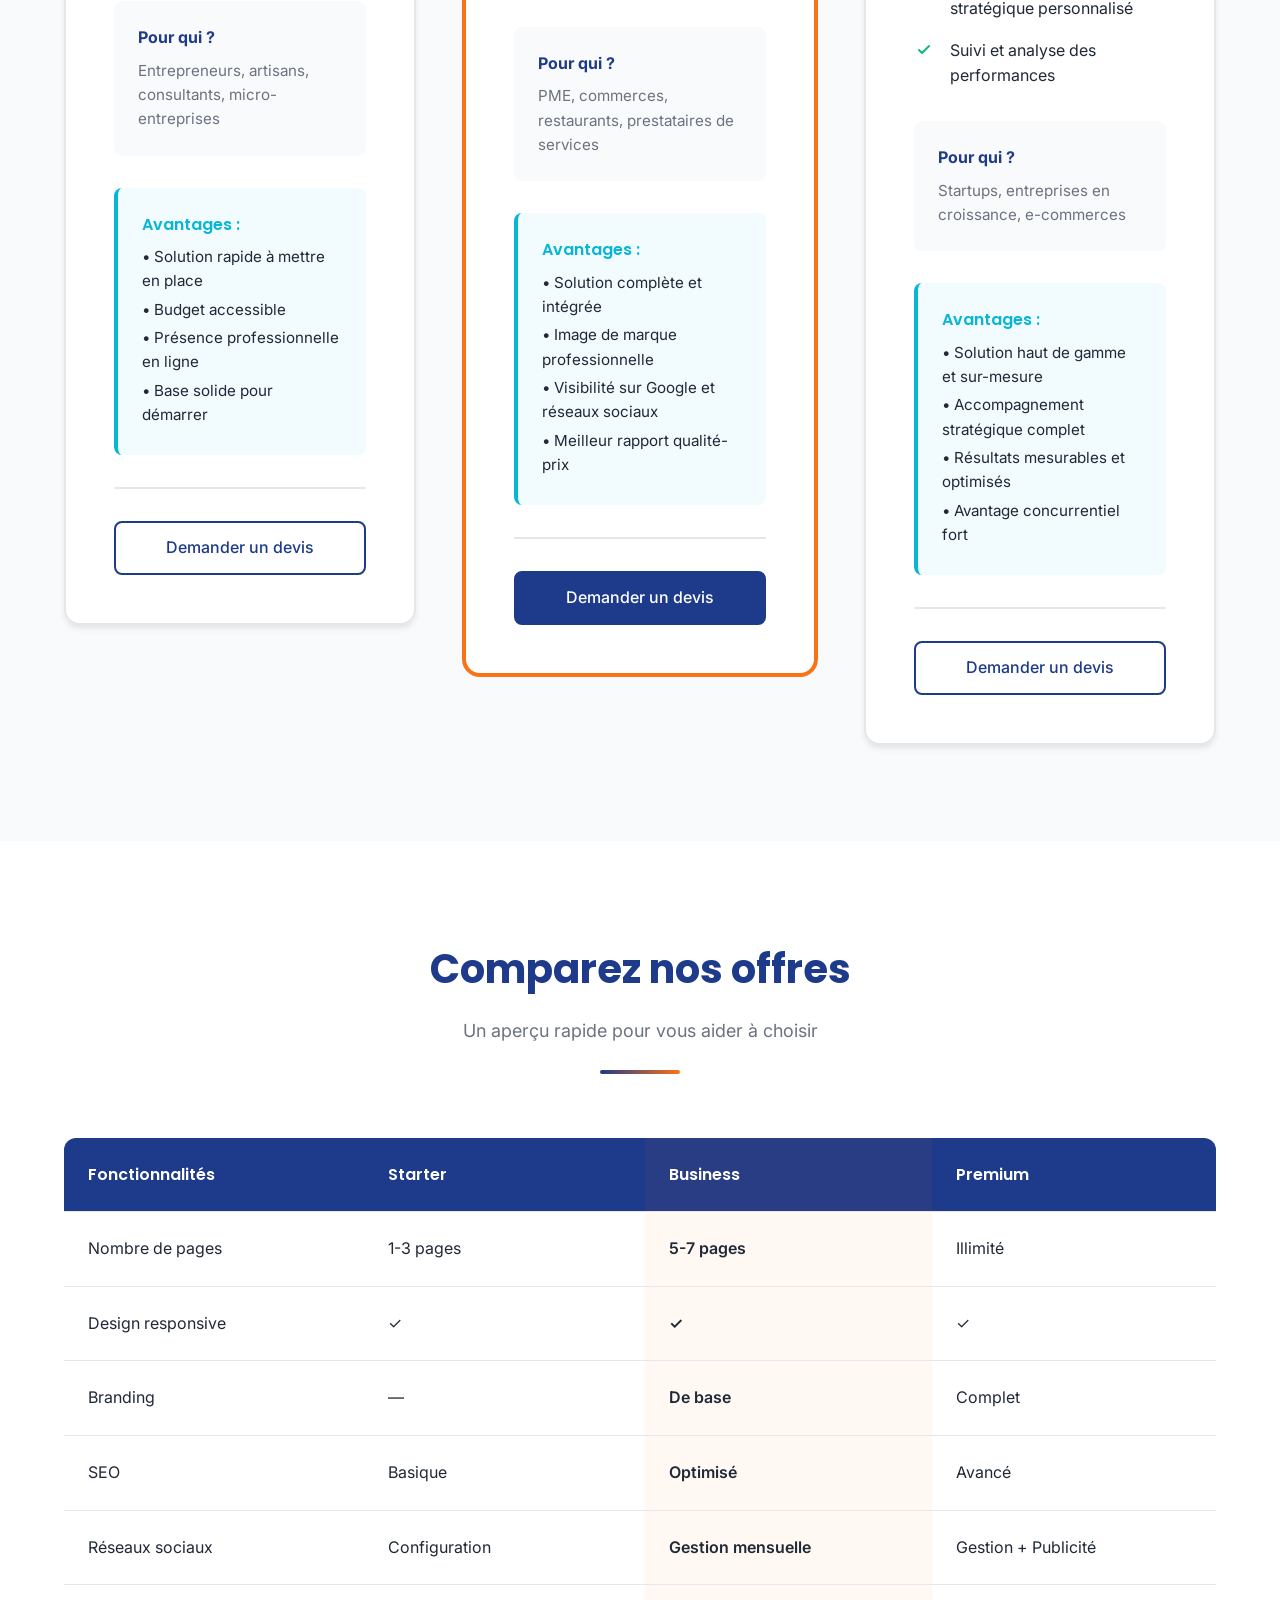
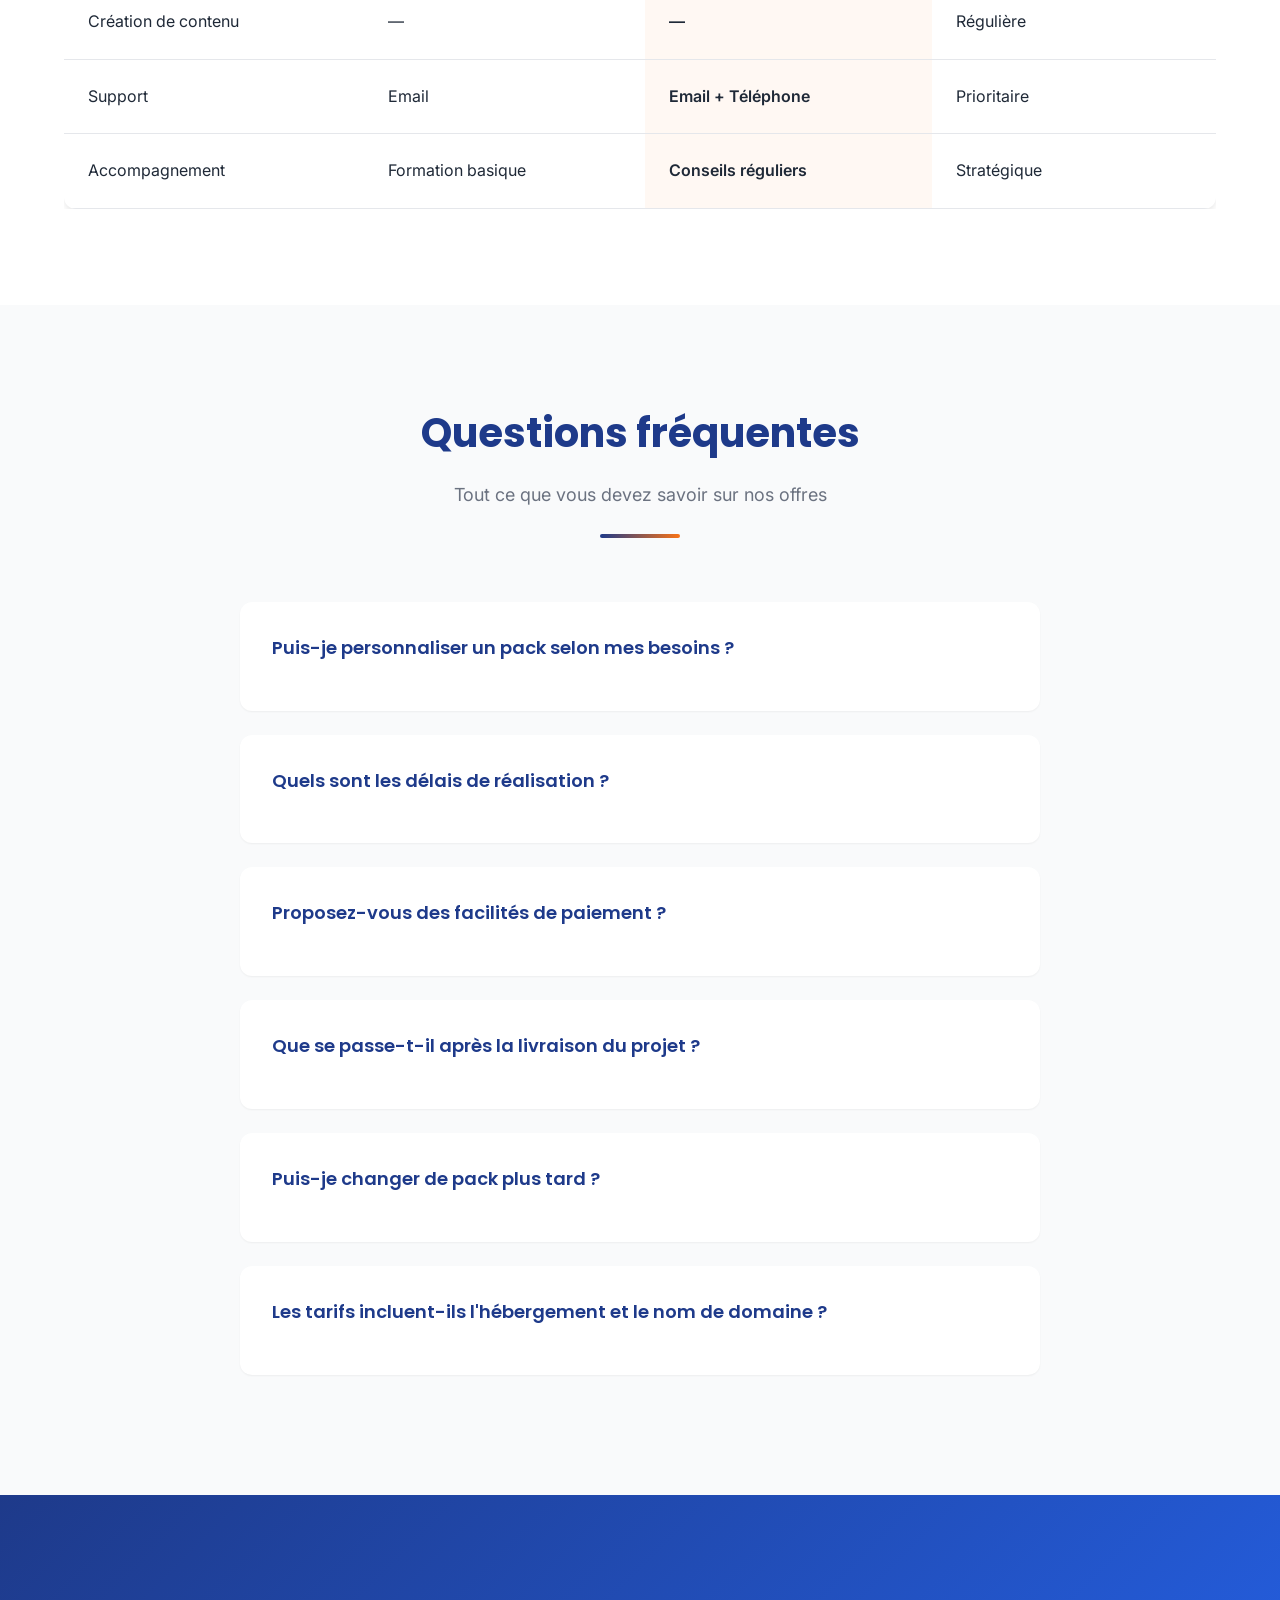
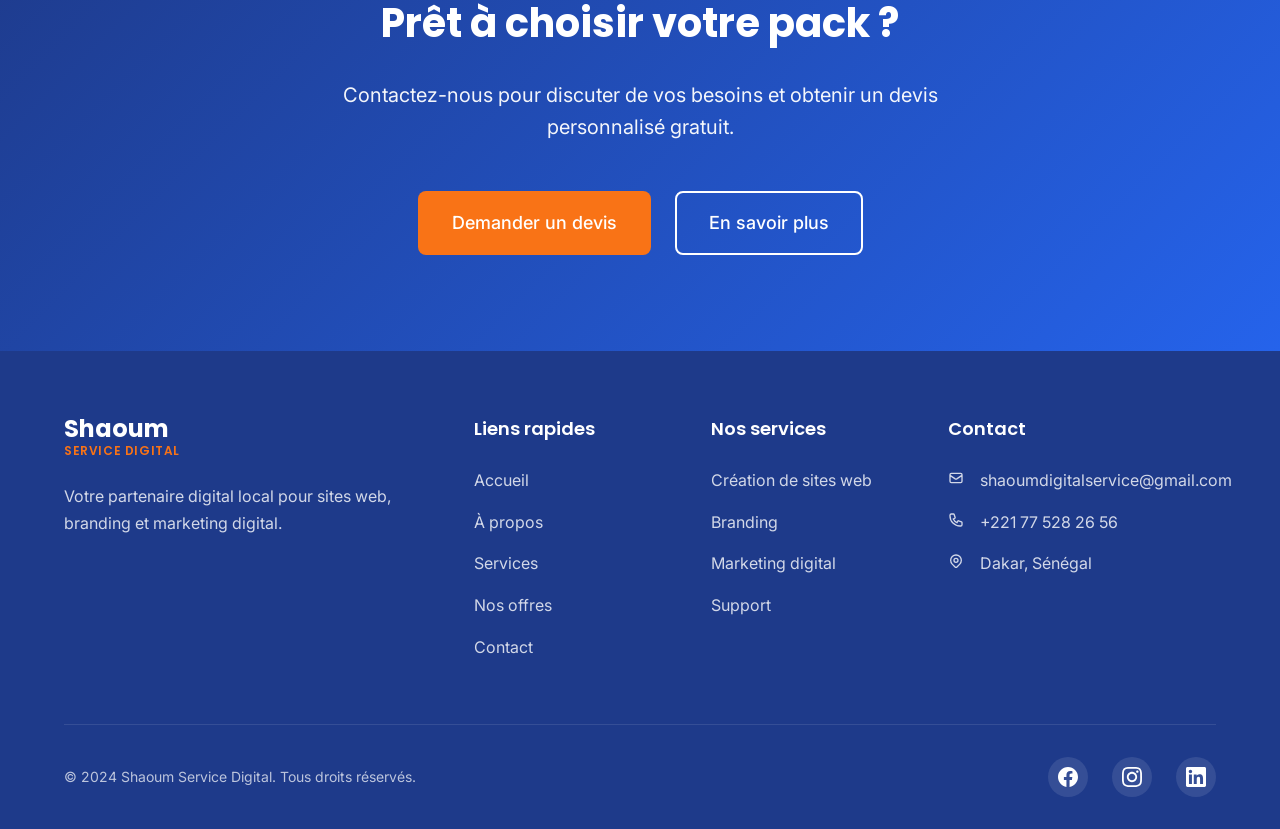
<file: offers.html>
<!DOCTYPE html>
<html lang="fr">
<head>
    <meta charset="UTF-8">
    <meta name="viewport" content="width=device-width, initial-scale=1.0">
    <meta name="description" content="Offres et packs de Shaoum Service Digital - Starter, Business et Premium adaptés à vos besoins.">
    <meta name="keywords" content="offres digitales, packs services, tarifs, Dakar, Sénégal">
    <title>Nos Offres - Shaoum Service Digital</title>
    
    <!-- Google Fonts -->
    <link rel="preconnect" href="https://fonts.googleapis.com">
    <link rel="preconnect" href="https://fonts.gstatic.com" crossorigin>
    <link href="https://fonts.googleapis.com/css2?family=Inter:wght@400;500;600&family=Poppins:wght@600;700;800&display=swap" rel="stylesheet">
    
    <!-- CSS -->
    <link rel="stylesheet" href="css/reset.css">
    <link rel="stylesheet" href="css/style.css">
    <link rel="stylesheet" href="css/responsive.css">
</head>
<body>

    <!-- ========================================
         HEADER / NAVIGATION
    ======================================== -->
    <header class="header" id="header">
        <nav class="nav container">
            <a href="index.html" class="nav__logo">
                <span class="nav__logo-text">Shaoum</span>
                <span class="nav__logo-highlight">Service Digital</span>
            </a>

            <!-- Menu Toggle pour mobile -->
            <div class="nav__toggle" id="nav-toggle">
                <span></span>
                <span></span>
                <span></span>
            </div>

            <!-- Menu de navigation -->
            <ul class="nav__menu" id="nav-menu">
                <li class="nav__item">
                    <a href="index.html" class="nav__link">Accueil</a>
                </li>
                <li class="nav__item">
                    <a href="about.html" class="nav__link">À propos</a>
                </li>
                <li class="nav__item">
                    <a href="services.html" class="nav__link">Services</a>
                </li>
                <li class="nav__item">
                    <a href="offers.html" class="nav__link active">Nos offres</a>
                </li>
                <li class="nav__item">
                    <a href="contact.html" class="nav__link">Contact</a>
                </li>
                <li class="nav__item">
                    <a href="contact.html" class="btn btn--primary btn--nav">Devis gratuit</a>
                </li>
            </ul>
        </nav>
    </header>

    <!-- ========================================
         MAIN CONTENT
    ======================================== -->
    <main class="main">

        <!-- ========================================
             PAGE HEADER
        ======================================== -->
        <section class="page-header section section--primary">
            <div class="container">
                <div class="page-header__content">
                    <h1 class="page-header__title">Nos offres</h1>
                    <p class="page-header__description">
                        Des formules adaptées à chaque étape de votre développement. Choisissez le pack qui correspond à vos besoins.
                    </p>
                </div>
            </div>
        </section>

        <!-- ========================================
             INTRODUCTION
        ======================================== -->
        <section class="offers-intro section">
            <div class="container">
                <div class="offers-intro__content">
                    <h2 class="section__title">Trouvez l'offre qui vous correspond</h2>
                    <p class="offers-intro__text">
                        Que vous soyez un entrepreneur qui démarre, une PME qui veut se développer ou une entreprise 
                        ambitieuse qui cherche à se démarquer, nous avons une solution adaptée à vos besoins et à votre budget.
                    </p>
                    <p class="offers-intro__text">
                        Tous nos packs sont personnalisables et peuvent être ajustés selon vos besoins spécifiques. 
                        N'hésitez pas à nous contacter pour discuter de votre projet.
                    </p>
                </div>
            </div>
        </section>

        <!-- ========================================
             PRICING SECTION
        ======================================== -->
        <section class="pricing section section--gray">
            <div class="container">
                <div class="pricing__grid">
                    
                    <!-- ========================================
                         PACK STARTER
                    ======================================== -->
                    <article class="pricing__card">
                        <div class="pricing__header">
                            <h3 class="pricing__name">Pack Starter</h3>
                            <p class="pricing__subtitle">Idéal pour démarrer</p>
                        </div>
                        
                        <div class="pricing__body">
                            <p class="pricing__description">
                                Parfait pour les entrepreneurs individuels et petites structures qui souhaitent 
                                se lancer en ligne avec un budget maîtrisé.
                            </p>
                            
                            <h4 class="pricing__features-title">Ce qui est inclus :</h4>
                            <ul class="pricing__features">
                                <li>
                                    <svg class="check-icon" width="20" height="20" viewBox="0 0 20 20" fill="none">
                                        <path d="M5 10L8 13L15 6" stroke="currentColor" stroke-width="2" stroke-linecap="round" stroke-linejoin="round"/>
                                    </svg>
                                    Site vitrine simple (1 à 3 pages)
                                </li>
                                <li>
                                    <svg class="check-icon" width="20" height="20" viewBox="0 0 20 20" fill="none">
                                        <path d="M5 10L8 13L15 6" stroke="currentColor" stroke-width="2" stroke-linecap="round" stroke-linejoin="round"/>
                                    </svg>
                                    Design professionnel et responsive
                                </li>
                                <li>
                                    <svg class="check-icon" width="20" height="20" viewBox="0 0 20 20" fill="none">
                                        <path d="M5 10L8 13L15 6" stroke="currentColor" stroke-width="2" stroke-linecap="round" stroke-linejoin="round"/>
                                    </svg>
                                    Formulaire de contact
                                </li>
                                <li>
                                    <svg class="check-icon" width="20" height="20" viewBox="0 0 20 20" fill="none">
                                        <path d="M5 10L8 13L15 6" stroke="currentColor" stroke-width="2" stroke-linecap="round" stroke-linejoin="round"/>
                                    </svg>
                                    Présence de base sur les réseaux sociaux
                                </li>
                                <li>
                                    <svg class="check-icon" width="20" height="20" viewBox="0 0 20 20" fill="none">
                                        <path d="M5 10L8 13L15 6" stroke="currentColor" stroke-width="2" stroke-linecap="round" stroke-linejoin="round"/>
                                    </svg>
                                    Mise en ligne et formation basique
                                </li>
                            </ul>
                            
                            <div class="pricing__target">
                                <strong>Pour qui ?</strong>
                                <p>Entrepreneurs, artisans, consultants, micro-entreprises</p>
                            </div>

                            <div class="pricing__benefits">
                                <h4 class="pricing__benefits-title">Avantages :</h4>
                                <ul>
                                    <li>• Solution rapide à mettre en place</li>
                                    <li>• Budget accessible</li>
                                    <li>• Présence professionnelle en ligne</li>
                                    <li>• Base solide pour démarrer</li>
                                </ul>
                            </div>
                        </div>
                        
                        <div class="pricing__footer">
                            <a href="contact.html" class="btn btn--outline btn--full">Demander un devis</a>
                        </div>
                    </article>

                    <!-- ========================================
                         PACK BUSINESS (FEATURED)
                    ======================================== -->
                    <article class="pricing__card pricing__card--featured">
                        <div class="pricing__badge">Populaire</div>
                        
                        <div class="pricing__header">
                            <h3 class="pricing__name">Pack Business</h3>
                            <p class="pricing__subtitle">Idéal pour se développer</p>
                        </div>
                        
                        <div class="pricing__body">
                            <p class="pricing__description">
                                Conçu pour les PME, commerces et entreprises locales qui veulent une présence 
                                digitale complète et professionnelle.
                            </p>
                            
                            <h4 class="pricing__features-title">Ce qui est inclus :</h4>
                            <ul class="pricing__features">
                                <li>
                                    <svg class="check-icon" width="20" height="20" viewBox="0 0 20 20" fill="none">
                                        <path d="M5 10L8 13L15 6" stroke="currentColor" stroke-width="2" stroke-linecap="round" stroke-linejoin="round"/>
                                    </svg>
                                    Site web professionnel (5 à 7 pages)
                                </li>
                                <li>
                                    <svg class="check-icon" width="20" height="20" viewBox="0 0 20 20" fill="none">
                                        <path d="M5 10L8 13L15 6" stroke="currentColor" stroke-width="2" stroke-linecap="round" stroke-linejoin="round"/>
                                    </svg>
                                    Branding de base (logo + charte graphique)
                                </li>
                                <li>
                                    <svg class="check-icon" width="20" height="20" viewBox="0 0 20 20" fill="none">
                                        <path d="M5 10L8 13L15 6" stroke="currentColor" stroke-width="2" stroke-linecap="round" stroke-linejoin="round"/>
                                    </svg>
                                    Optimisation pour les moteurs de recherche
                                </li>
                                <li>
                                    <svg class="check-icon" width="20" height="20" viewBox="0 0 20 20" fill="none">
                                        <path d="M5 10L8 13L15 6" stroke="currentColor" stroke-width="2" stroke-linecap="round" stroke-linejoin="round"/>
                                    </svg>
                                    Gestion mensuelle des réseaux sociaux
                                </li>
                                <li>
                                    <svg class="check-icon" width="20" height="20" viewBox="0 0 20 20" fill="none">
                                        <path d="M5 10L8 13L15 6" stroke="currentColor" stroke-width="2" stroke-linecap="round" stroke-linejoin="round"/>
                                    </svg>
                                    Accompagnement et conseils
                                </li>
                            </ul>
                            
                            <div class="pricing__target">
                                <strong>Pour qui ?</strong>
                                <p>PME, commerces, restaurants, prestataires de services</p>
                            </div>

                            <div class="pricing__benefits">
                                <h4 class="pricing__benefits-title">Avantages :</h4>
                                <ul>
                                    <li>• Solution complète et intégrée</li>
                                    <li>• Image de marque professionnelle</li>
                                    <li>• Visibilité sur Google et réseaux sociaux</li>
                                    <li>• Meilleur rapport qualité-prix</li>
                                </ul>
                            </div>
                        </div>
                        
                        <div class="pricing__footer">
                            <a href="contact.html" class="btn btn--primary btn--full">Demander un devis</a>
                        </div>
                    </article>

                    <!-- ========================================
                         PACK PREMIUM
                    ======================================== -->
                    <article class="pricing__card">
                        <div class="pricing__header">
                            <h3 class="pricing__name">Pack Premium</h3>
                            <p class="pricing__subtitle">Idéal pour se démarquer</p>
                        </div>
                        
                        <div class="pricing__body">
                            <p class="pricing__description">
                                La solution complète pour les entreprises ambitieuses qui veulent une présence 
                                digitale d'exception et des résultats mesurables.
                            </p>
                            
                            <h4 class="pricing__features-title">Ce qui est inclus :</h4>
                            <ul class="pricing__features">
                                <li>
                                    <svg class="check-icon" width="20" height="20" viewBox="0 0 20 20" fill="none">
                                        <path d="M5 10L8 13L15 6" stroke="currentColor" stroke-width="2" stroke-linecap="round" stroke-linejoin="round"/>
                                    </svg>
                                    Site web avancé ou e-commerce complet
                                </li>
                                <li>
                                    <svg class="check-icon" width="20" height="20" viewBox="0 0 20 20" fill="none">
                                        <path d="M5 10L8 13L15 6" stroke="currentColor" stroke-width="2" stroke-linecap="round" stroke-linejoin="round"/>
                                    </svg>
                                    Branding complet (identité visuelle sur tous supports)
                                </li>
                                <li>
                                    <svg class="check-icon" width="20" height="20" viewBox="0 0 20 20" fill="none">
                                        <path d="M5 10L8 13L15 6" stroke="currentColor" stroke-width="2" stroke-linecap="round" stroke-linejoin="round"/>
                                    </svg>
                                    Marketing digital + campagnes publicitaires
                                </li>
                                <li>
                                    <svg class="check-icon" width="20" height="20" viewBox="0 0 20 20" fill="none">
                                        <path d="M5 10L8 13L15 6" stroke="currentColor" stroke-width="2" stroke-linecap="round" stroke-linejoin="round"/>
                                    </svg>
                                    Création de contenu régulière
                                </li>
                                <li>
                                    <svg class="check-icon" width="20" height="20" viewBox="0 0 20 20" fill="none">
                                        <path d="M5 10L8 13L15 6" stroke="currentColor" stroke-width="2" stroke-linecap="round" stroke-linejoin="round"/>
                                    </svg>
                                    Accompagnement stratégique personnalisé
                                </li>
                                <li>
                                    <svg class="check-icon" width="20" height="20" viewBox="0 0 20 20" fill="none">
                                        <path d="M5 10L8 13L15 6" stroke="currentColor" stroke-width="2" stroke-linecap="round" stroke-linejoin="round"/>
                                    </svg>
                                    Suivi et analyse des performances
                                </li>
                            </ul>
                            
                            <div class="pricing__target">
                                <strong>Pour qui ?</strong>
                                <p>Startups, entreprises en croissance, e-commerces</p>
                            </div>

                            <div class="pricing__benefits">
                                <h4 class="pricing__benefits-title">Avantages :</h4>
                                <ul>
                                    <li>• Solution haut de gamme et sur-mesure</li>
                                    <li>• Accompagnement stratégique complet</li>
                                    <li>• Résultats mesurables et optimisés</li>
                                    <li>• Avantage concurrentiel fort</li>
                                </ul>
                            </div>
                        </div>
                        
                        <div class="pricing__footer">
                            <a href="contact.html" class="btn btn--outline btn--full">Demander un devis</a>
                        </div>
                    </article>

                </div>
            </div>
        </section>

        <!-- ========================================
             COMPARAISON DES PACKS
        ======================================== -->
        <section class="comparison section">
            <div class="container">
                <div class="section__header">
                    <h2 class="section__title">Comparez nos offres</h2>
                    <p class="section__subtitle">Un aperçu rapide pour vous aider à choisir</p>
                    <div class="section__line"></div>
                </div>

                <div class="comparison__table-wrapper">
                    <table class="comparison__table">
                        <thead>
                            <tr>
                                <th>Fonctionnalités</th>
                                <th>Starter</th>
                                <th class="featured-column">Business</th>
                                <th>Premium</th>
                            </tr>
                        </thead>
                        <tbody>
                            <tr>
                                <td>Nombre de pages</td>
                                <td>1-3 pages</td>
                                <td class="featured-column">5-7 pages</td>
                                <td>Illimité</td>
                            </tr>
                            <tr>
                                <td>Design responsive</td>
                                <td>✓</td>
                                <td class="featured-column">✓</td>
                                <td>✓</td>
                            </tr>
                            <tr>
                                <td>Branding</td>
                                <td>—</td>
                                <td class="featured-column">De base</td>
                                <td>Complet</td>
                            </tr>
                            <tr>
                                <td>SEO</td>
                                <td>Basique</td>
                                <td class="featured-column">Optimisé</td>
                                <td>Avancé</td>
                            </tr>
                            <tr>
                                <td>Réseaux sociaux</td>
                                <td>Configuration</td>
                                <td class="featured-column">Gestion mensuelle</td>
                                <td>Gestion + Publicité</td>
                            </tr>
                            <tr>
                                <td>Création de contenu</td>
                                <td>—</td>
                                <td class="featured-column">—</td>
                                <td>Régulière</td>
                            </tr>
                            <tr>
                                <td>Support</td>
                                <td>Email</td>
                                <td class="featured-column">Email + Téléphone</td>
                                <td>Prioritaire</td>
                            </tr>
                            <tr>
                                <td>Accompagnement</td>
                                <td>Formation basique</td>
                                <td class="featured-column">Conseils réguliers</td>
                                <td>Stratégique</td>
                            </tr>
                        </tbody>
                    </table>
                </div>
            </div>
        </section>

        <!-- ========================================
             FAQ / QUESTIONS FRÉQUENTES
        ======================================== -->
        <section class="faq section section--gray">
            <div class="container">
                <div class="section__header">
                    <h2 class="section__title">Questions fréquentes</h2>
                    <p class="section__subtitle">Tout ce que vous devez savoir sur nos offres</p>
                    <div class="section__line"></div>
                </div>

                <div class="faq__list">
                    <div class="faq__item">
                        <h3 class="faq__question">Puis-je personnaliser un pack selon mes besoins ?</h3>
                        <p class="faq__answer">
                            Absolument ! Tous nos packs sont des points de départ. Nous pouvons ajouter ou retirer 
                            des fonctionnalités pour créer une solution parfaitement adaptée à vos besoins et à votre budget.
                        </p>
                    </div>

                    <div class="faq__item">
                        <h3 class="faq__question">Quels sont les délais de réalisation ?</h3>
                        <p class="faq__answer">
                            Les délais varient selon le pack : Starter (2-3 semaines), Business (4-6 semaines), 
                            Premium (6-8 semaines). Ces délais peuvent être ajustés selon l'urgence de votre projet.
                        </p>
                    </div>

                    <div class="faq__item">
                        <h3 class="faq__question">Proposez-vous des facilités de paiement ?</h3>
                        <p class="faq__answer">
                            Oui, nous proposons des plans de paiement échelonnés pour faciliter votre investissement. 
                            Contactez-nous pour discuter des options disponibles.
                        </p>
                    </div>

                    <div class="faq__item">
                        <h3 class="faq__question">Que se passe-t-il après la livraison du projet ?</h3>
                        <p class="faq__answer">
                            Nous ne vous abandonnons pas après la livraison ! Vous bénéficiez d'un support continu, 
                            de formations si nécessaire, et nous restons disponibles pour toute évolution future.
                        </p>
                    </div>

                    <div class="faq__item">
                        <h3 class="faq__question">Puis-je changer de pack plus tard ?</h3>
                        <p class="faq__answer">
                            Bien sûr ! Vous pouvez commencer avec un pack Starter et évoluer vers Business ou Premium 
                            au fur et à mesure de votre croissance. Nous vous accompagnons dans cette évolution.
                        </p>
                    </div>

                    <div class="faq__item">
                        <h3 class="faq__question">Les tarifs incluent-ils l'hébergement et le nom de domaine ?</h3>
                        <p class="faq__answer">
                            L'hébergement et le nom de domaine sont à votre charge (coûts annuels modestes). 
                            Nous vous guidons dans le choix et la configuration de ces services.
                        </p>
                    </div>
                </div>
            </div>
        </section>

        <!-- ========================================
             CALL TO ACTION
        ======================================== -->
        <section class="cta-section section section--primary">
            <div class="container">
                <div class="cta__content">
                    <h2 class="cta__title">Prêt à choisir votre pack ?</h2>
                    <p class="cta__description">
                        Contactez-nous pour discuter de vos besoins et obtenir un devis personnalisé gratuit.
                    </p>
                    <div class="cta__buttons">
                        <a href="contact.html" class="btn btn--secondary btn--large">Demander un devis</a>
                        <a href="services.html" class="btn btn--outline-white btn--large">En savoir plus</a>
                    </div>
                </div>
            </div>
        </section>

    </main>

    <!-- ========================================
         FOOTER
    ======================================== -->
    <footer class="footer">
        <div class="container">
            <div class="footer__content">
                <!-- Colonne 1: À propos -->
                <div class="footer__column">
                    <div class="footer__logo">
                        <span class="footer__logo-text">Shaoum</span>
                        <span class="footer__logo-highlight">Service Digital</span>
                    </div>
                    <p class="footer__description">
                        Votre partenaire digital local pour sites web, branding et marketing digital.
                    </p>
                </div>

                <!-- Colonne 2: Liens rapides -->
                <div class="footer__column">
                    <h4 class="footer__title">Liens rapides</h4>
                    <ul class="footer__links">
                        <li><a href="index.html" class="footer__link">Accueil</a></li>
                        <li><a href="about.html" class="footer__link">À propos</a></li>
                        <li><a href="services.html" class="footer__link">Services</a></li>
                        <li><a href="offers.html" class="footer__link">Nos offres</a></li>
                        <li><a href="contact.html" class="footer__link">Contact</a></li>
                    </ul>
                </div>

                <!-- Colonne 3: Services -->
                <div class="footer__column">
                    <h4 class="footer__title">Nos services</h4>
                    <ul class="footer__links">
                        <li><a href="services.html" class="footer__link">Création de sites web</a></li>
                        <li><a href="services.html" class="footer__link">Branding</a></li>
                        <li><a href="services.html" class="footer__link">Marketing digital</a></li>
                        <li><a href="services.html" class="footer__link">Support</a></li>
                    </ul>
                </div>

                <!-- Colonne 4: Contact -->
                <div class="footer__column">
                    <h4 class="footer__title">Contact</h4>
                    <ul class="footer__contact">
                        <li>
                            <svg width="16" height="16" viewBox="0 0 24 24" fill="none">
                                <path d="M3 8L10.89 13.26C11.5399 13.6722 12.4601 13.6722 13.11 13.26L21 8M5 19H19C20.1046 19 21 18.1046 21 17V7C21 5.89543 20.1046 5 19 5H5C3.89543 5 3 5.89543 3 7V17C3 18.1046 3.89543 19 5 19Z" stroke="currentColor" stroke-width="2"/>
                            </svg>
                            <a href="mailto:contact@shaoumservicedigital.com" class="footer__link">
                                shaoumdigitalservice@gmail.com
                            </a>
                        </li>
                        <li>
                            <svg width="16" height="16" viewBox="0 0 24 24" fill="none">
                                <path d="M3 5C3 3.89543 3.89543 3 5 3H8.27924C8.70967 3 9.09181 3.27543 9.22792 3.68377L10.7257 8.17721C10.8831 8.64932 10.6694 9.16531 10.2243 9.38787L7.96701 10.5165C9.06925 12.9612 11.0388 14.9308 13.4835 16.033L14.6121 13.7757C14.8347 13.3306 15.3507 13.1169 15.8228 13.2743L20.3162 14.7721C20.7246 14.9082 21 15.2903 21 15.7208V19C21 20.1046 20.1046 21 19 21H18C9.71573 21 3 14.2843 3 6V5Z" stroke="currentColor" stroke-width="2"/>
                            </svg>
                            <span>+221 77 528 26 56</span>
                        </li>
                        <li>
                            <svg width="16" height="16" viewBox="0 0 24 24" fill="none">
                                <path d="M17.657 16.657L13.414 20.9C12.6332 21.6808 11.3668 21.6808 10.586 20.9L6.343 16.657C3.21895 13.533 3.21895 8.46701 6.343 5.343C9.46701 2.21895 14.533 2.21895 17.657 5.343C20.781 8.46701 20.781 13.533 17.657 16.657Z" stroke="currentColor" stroke-width="2"/>
                                <circle cx="12" cy="11" r="3" stroke="currentColor" stroke-width="2"/>
                            </svg>
                            <span>Dakar, Sénégal</span>
                        </li>
                    </ul>
                </div>
            </div>

            <!-- Footer bottom -->
            <div class="footer__bottom">
                <p class="footer__copyright">
                    © 2024 Shaoum Service Digital. Tous droits réservés.
                </p>
                <div class="footer__social">
                    <a href="#" class="footer__social-link" aria-label="Facebook">
                        <svg width="20" height="20" viewBox="0 0 24 24" fill="currentColor">
                            <path d="M24 12.073c0-6.627-5.373-12-12-12s-12 5.373-12 12c0 5.99 4.388 10.954 10.125 11.854v-8.385H7.078v-3.47h3.047V9.43c0-3.007 1.792-4.669 4.533-4.669 1.312 0 2.686.235 2.686.235v2.953H15.83c-1.491 0-1.956.925-1.956 1.874v2.25h3.328l-.532 3.47h-2.796v8.385C19.612 23.027 24 18.062 24 12.073z"/>
                        </svg>
                    </a>
                    <a href="#" class="footer__social-link" aria-label="Instagram">
                        <svg width="20" height="20" viewBox="0 0 24 24" fill="currentColor">
                            <path d="M12 2.163c3.204 0 3.584.012 4.85.07 3.252.148 4.771 1.691 4.919 4.919.058 1.265.069 1.645.069 4.849 0 3.205-.012 3.584-.069 4.849-.149 3.225-1.664 4.771-4.919 4.919-1.266.058-1.644.07-4.85.07-3.204 0-3.584-.012-4.849-.07-3.26-.149-4.771-1.699-4.919-4.92-.058-1.265-.07-1.644-.07-4.849 0-3.204.013-3.583.07-4.849.149-3.227 1.664-4.771 4.919-4.919 1.266-.057 1.645-.069 4.849-.069zm0-2.163c-3.259 0-3.667.014-4.947.072-4.358.2-6.78 2.618-6.98 6.98-.059 1.281-.073 1.689-.073 4.948 0 3.259.014 3.668.072 4.948.2 4.358 2.618 6.78 6.98 6.98 1.281.058 1.689.072 4.948.072 3.259 0 3.668-.014 4.948-.072 4.354-.2 6.782-2.618 6.979-6.98.059-1.28.073-1.689.073-4.948 0-3.259-.014-3.667-.072-4.947-.196-4.354-2.617-6.78-6.979-6.98-1.281-.059-1.69-.073-4.949-.073zm0 5.838c-3.403 0-6.162 2.759-6.162 6.162s2.759 6.163 6.162 6.163 6.162-2.759 6.162-6.163c0-3.403-2.759-6.162-6.162-6.162zm0 10.162c-2.209 0-4-1.79-4-4 0-2.209 1.791-4 4-4s4 1.791 4 4c0 2.21-1.791 4-4 4zm6.406-11.845c-.796 0-1.441.645-1.441 1.44s.645 1.44 1.441 1.44c.795 0 1.439-.645 1.439-1.44s-.644-1.44-1.439-1.44z"/>
                        </svg>
                    </a>
                    <a href="#" class="footer__social-link" aria-label="LinkedIn">
                        <svg width="20" height="20" viewBox="0 0 24 24" fill="currentColor">
                            <path d="M20.447 20.452h-3.554v-5.569c0-1.328-.027-3.037-1.852-3.037-1.853 0-2.136 1.445-2.136 2.939v5.667H9.351V9h3.414v1.561h.046c.477-.9 1.637-1.85 3.37-1.85 3.601 0 4.267 2.37 4.267 5.455v6.286zM5.337 7.433c-1.144 0-2.063-.926-2.063-2.065 0-1.138.92-2.063 2.063-2.063 1.14 0 2.064.925 2.064 2.063 0 1.139-.925 2.065-2.064 2.065zm1.782 13.019H3.555V9h3.564v11.452zM22.225 0H1.771C.792 0 0 .774 0 1.729v20.542C0 23.227.792 24 1.771 24h20.451C23.2 24 24 23.227 24 22.271V1.729C24 .774 23.2 0 22.222 0h.003z"/>
                        </svg>
                    </a>
                </div>
            </div>
        </div>
    </footer>

    <!-- ========================================
         SCROLL TO TOP BUTTON
    ======================================== -->
    <button class="scroll-top" id="scroll-top" aria-label="Retour en haut">
        <svg width="24" height="24" viewBox="0 0 24 24" fill="none">
            <path d="M12 19V5M5 12L12 5L19 12" stroke="currentColor" stroke-width="2" stroke-linecap="round" stroke-linejoin="round"/>
        </svg>
    </button>

    <!-- ========================================
         JAVASCRIPT
    ======================================== -->
    <script src="js/main.js"></script>

</body>
</html>
</file>
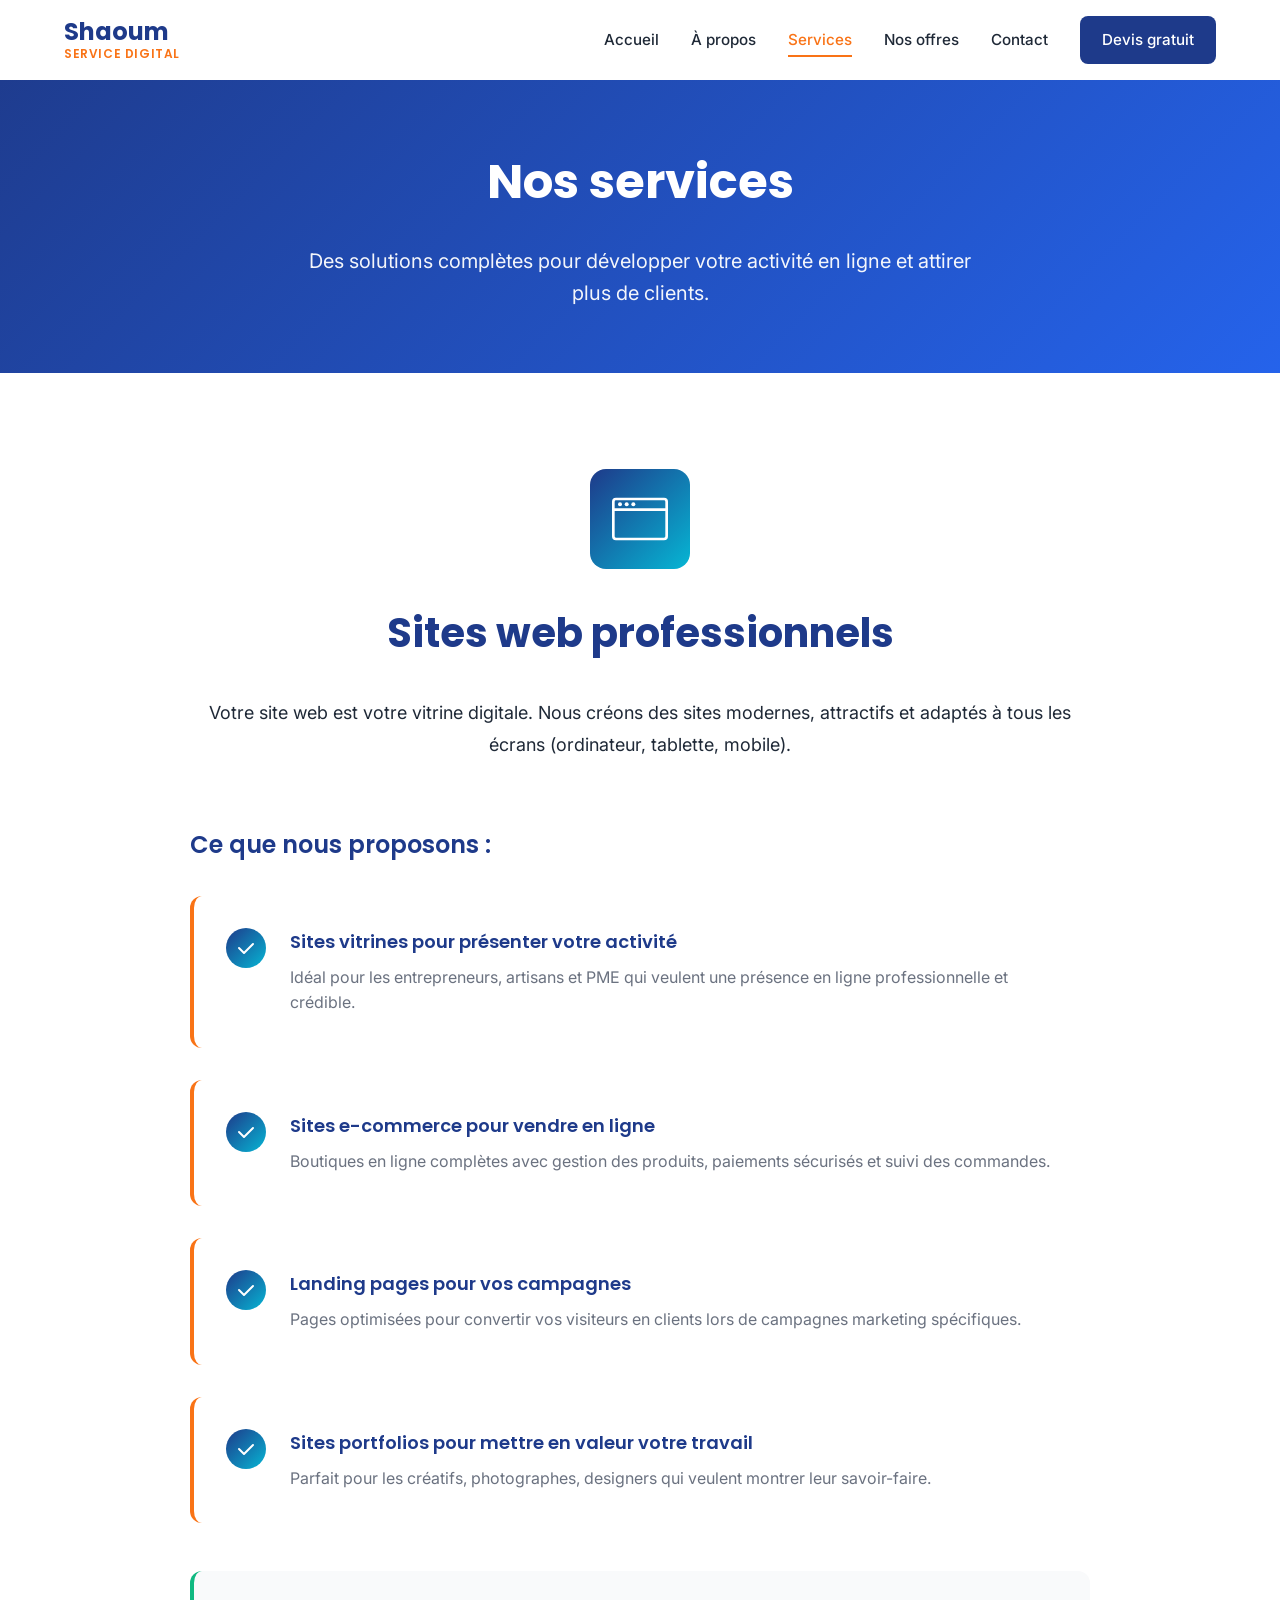
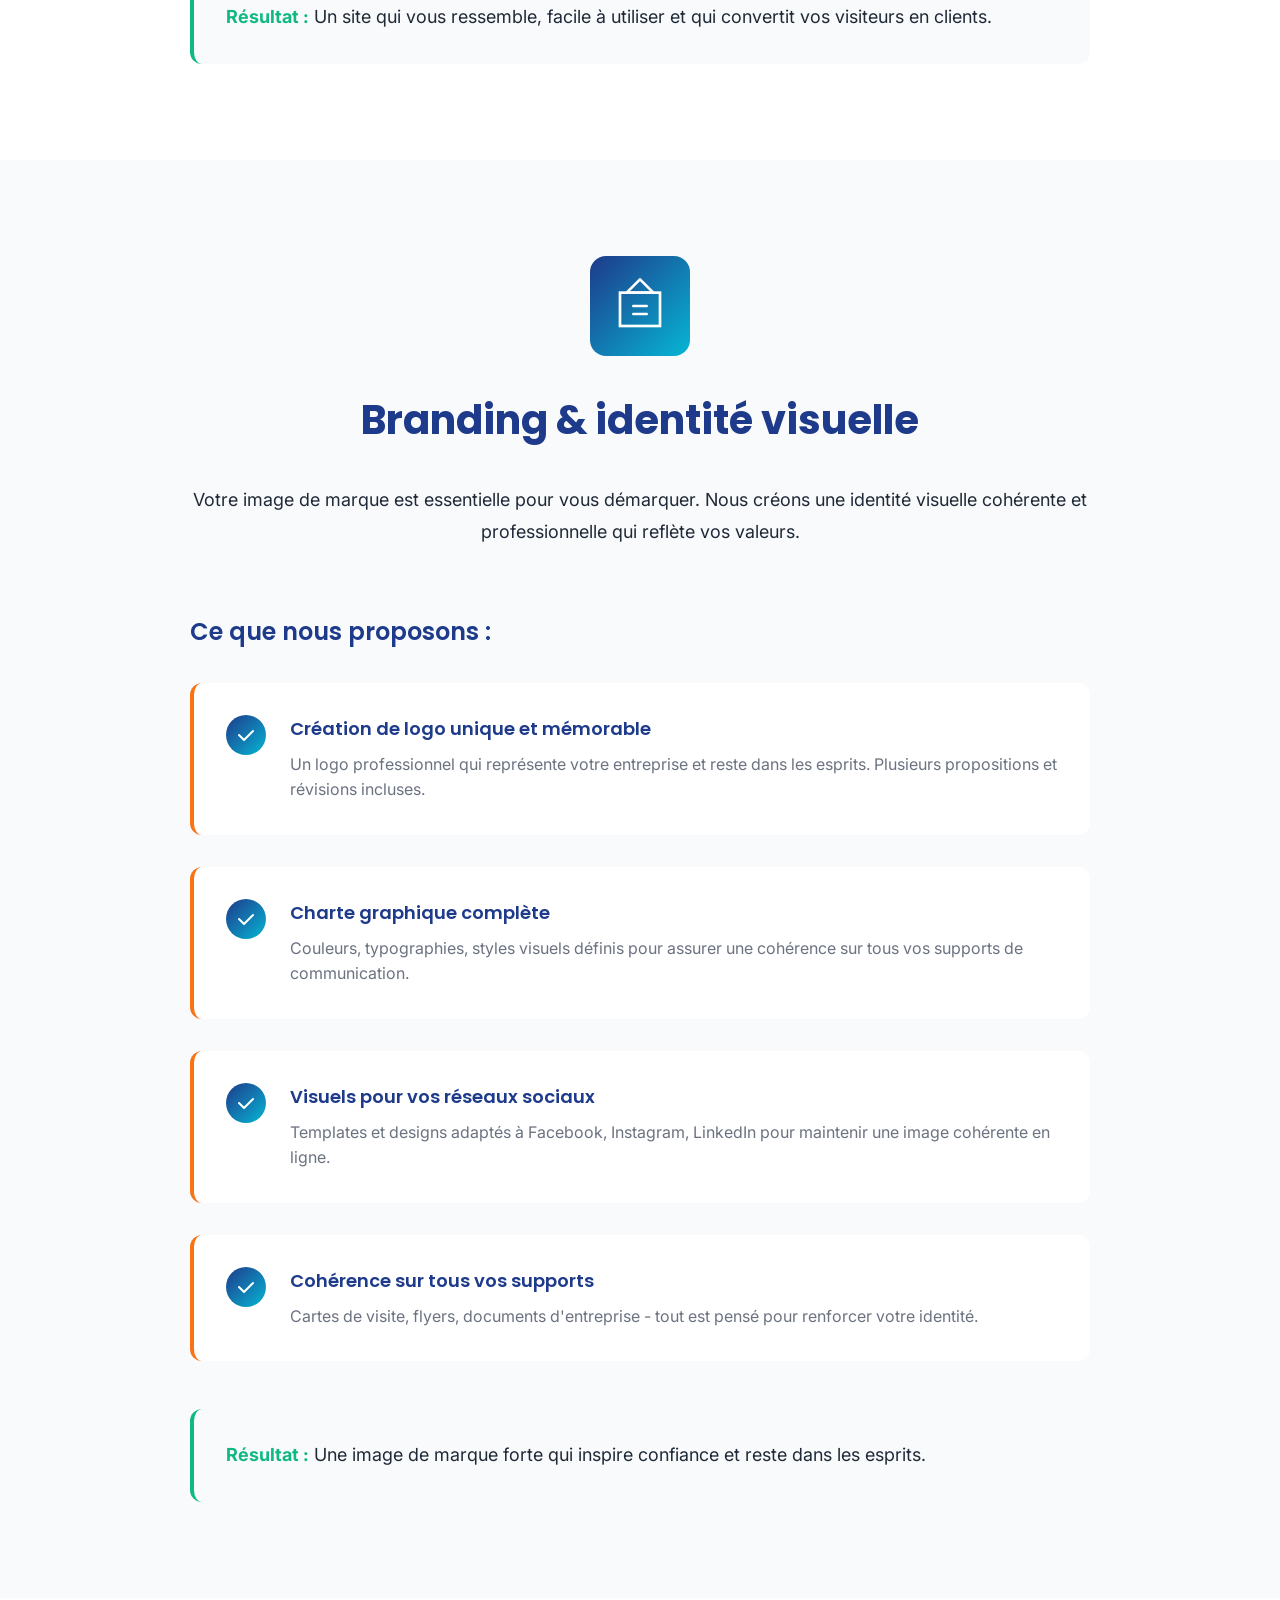
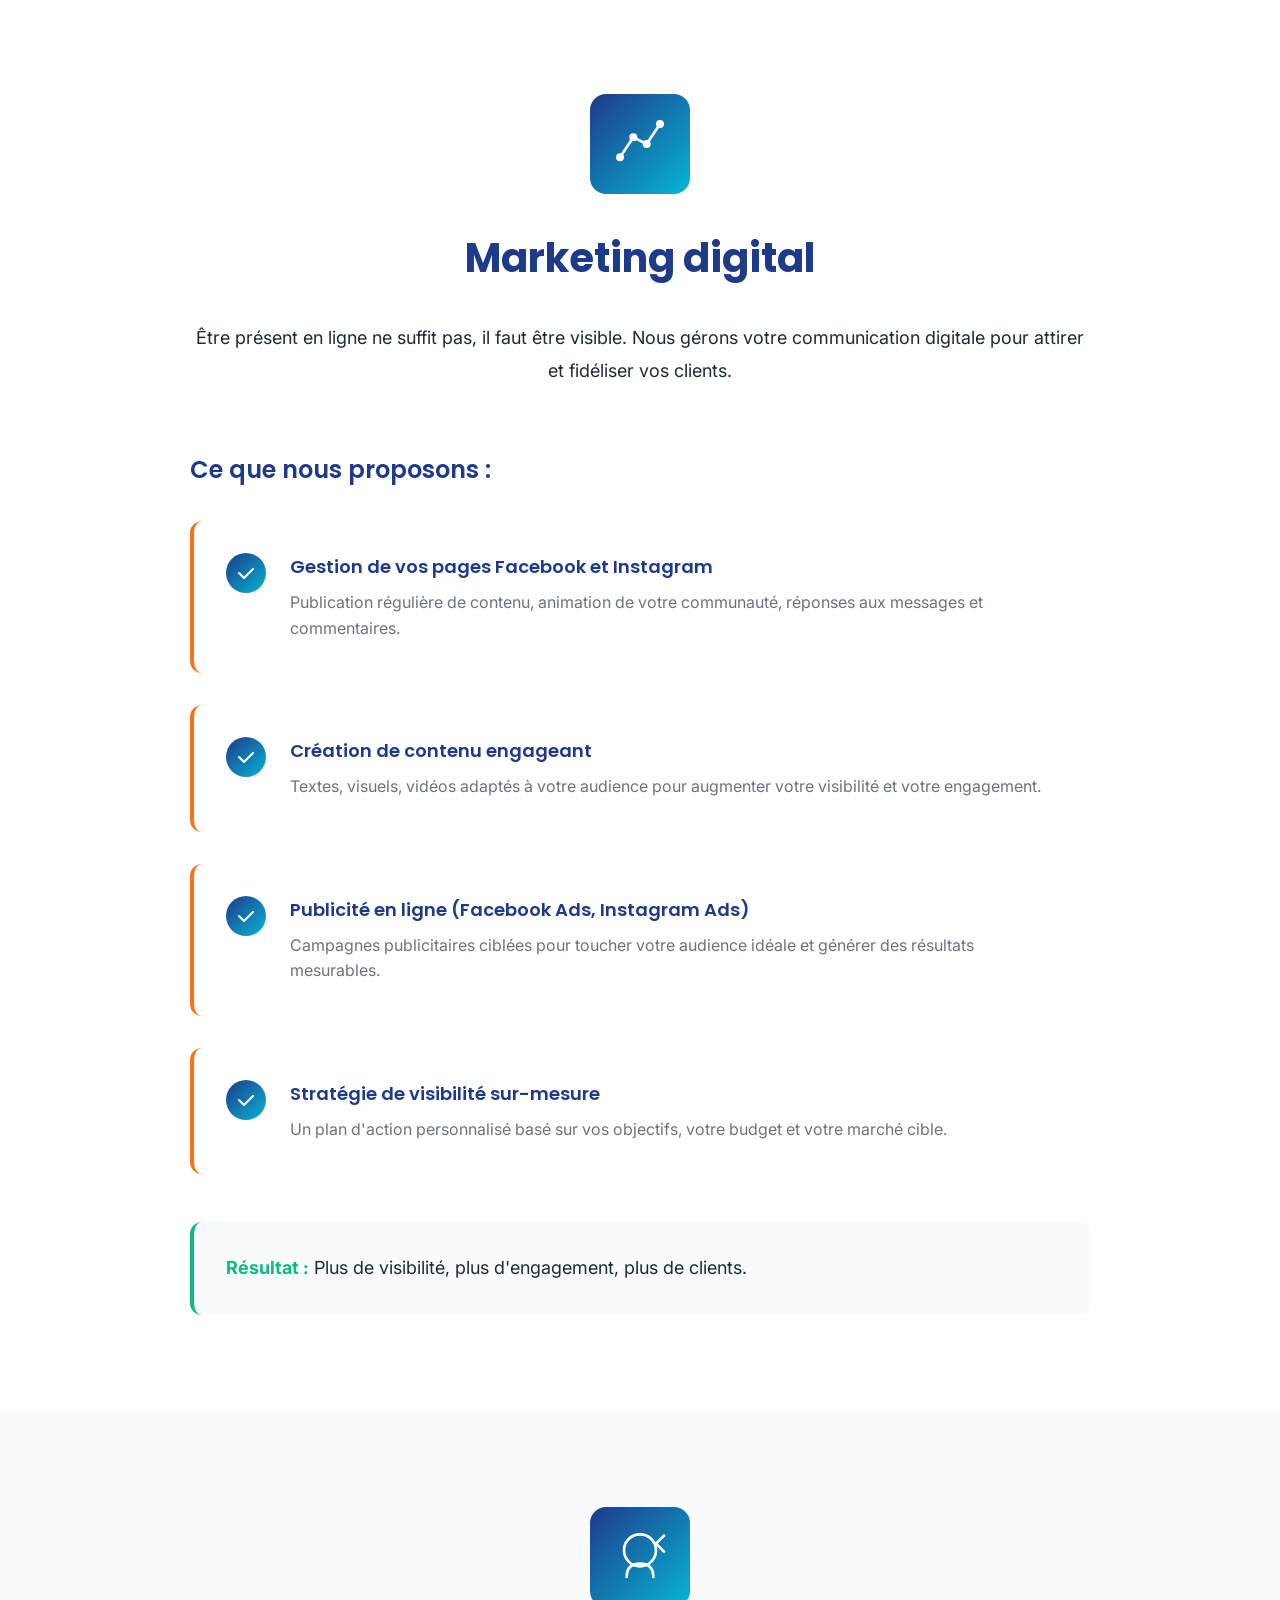
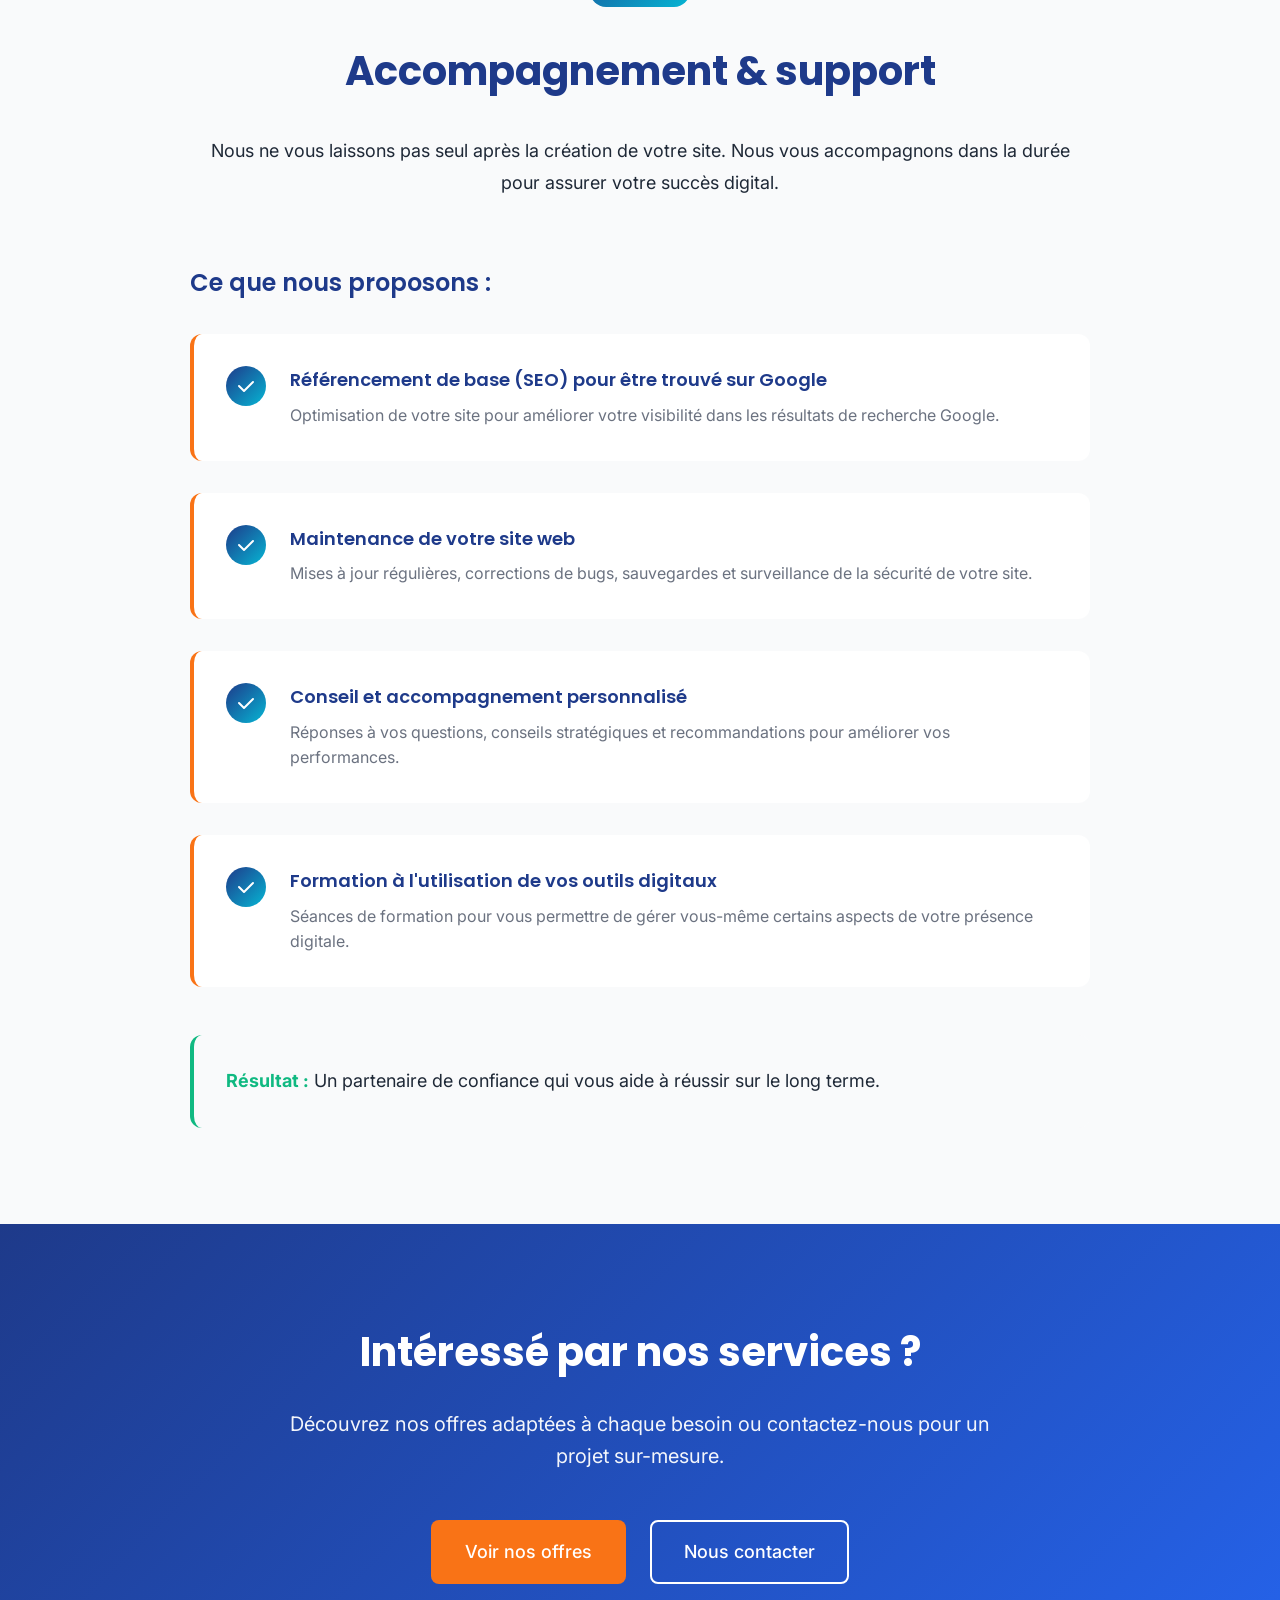
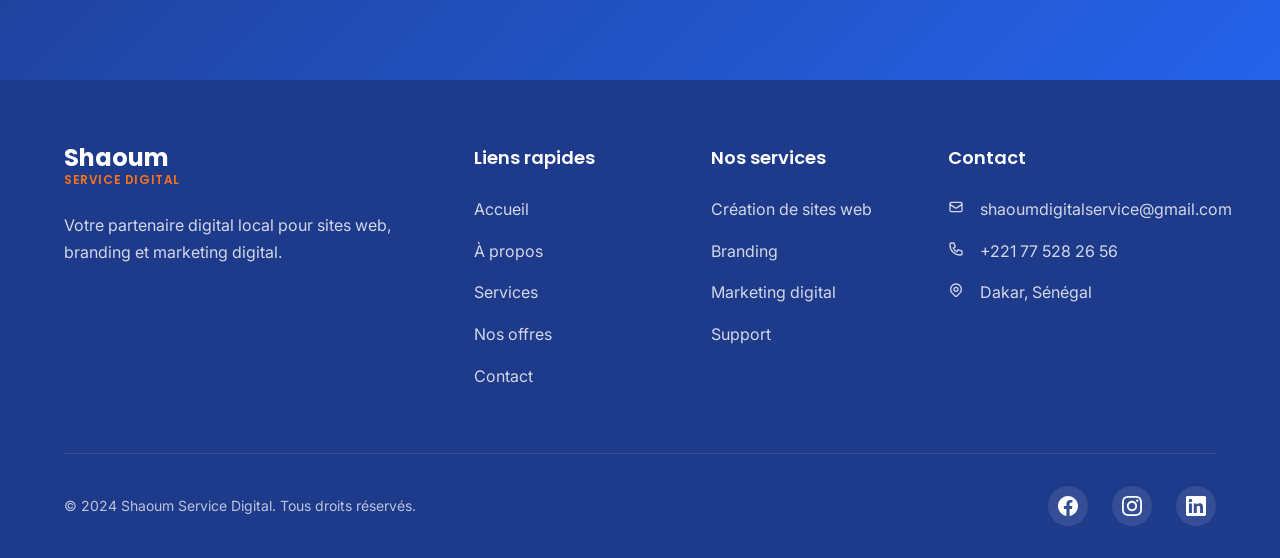
<file: services.html>
<!DOCTYPE html>
<html lang="fr">
<head>
    <meta charset="UTF-8">
    <meta name="viewport" content="width=device-width, initial-scale=1.0">
    <meta name="description" content="Services de Shaoum Service Digital - Création de sites web, branding, marketing digital et accompagnement.">
    <meta name="keywords" content="services digitaux, création site web, branding, marketing digital, Dakar, Sénégal">
    <title>Nos Services - Shaoum Service Digital</title>
    
    <!-- Google Fonts -->
    <link rel="preconnect" href="https://fonts.googleapis.com">
    <link rel="preconnect" href="https://fonts.gstatic.com" crossorigin>
    <link href="https://fonts.googleapis.com/css2?family=Inter:wght@400;500;600&family=Poppins:wght@600;700;800&display=swap" rel="stylesheet">
    
    <!-- CSS -->
    <link rel="stylesheet" href="css/reset.css">
    <link rel="stylesheet" href="css/style.css">
    <link rel="stylesheet" href="css/responsive.css">
</head>
<body>

    <!-- ========================================
         HEADER / NAVIGATION
    ======================================== -->
    <header class="header" id="header">
        <nav class="nav container">
            <a href="index.html" class="nav__logo">
                <span class="nav__logo-text">Shaoum</span>
                <span class="nav__logo-highlight">Service Digital</span>
            </a>

            <!-- Menu Toggle pour mobile -->
            <div class="nav__toggle" id="nav-toggle">
                <span></span>
                <span></span>
                <span></span>
            </div>

            <!-- Menu de navigation -->
            <ul class="nav__menu" id="nav-menu">
                <li class="nav__item">
                    <a href="index.html" class="nav__link">Accueil</a>
                </li>
                <li class="nav__item">
                    <a href="about.html" class="nav__link">À propos</a>
                </li>
                <li class="nav__item">
                    <a href="services.html" class="nav__link active">Services</a>
                </li>
                <li class="nav__item">
                    <a href="offers.html" class="nav__link">Nos offres</a>
                </li>
                <li class="nav__item">
                    <a href="contact.html" class="nav__link">Contact</a>
                </li>
                <li class="nav__item">
                    <a href="contact.html" class="btn btn--primary btn--nav">Devis gratuit</a>
                </li>
            </ul>
        </nav>
    </header>

    <!-- ========================================
         MAIN CONTENT
    ======================================== -->
    <main class="main">

        <!-- ========================================
             PAGE HEADER
        ======================================== -->
        <section class="page-header section section--primary">
            <div class="container">
                <div class="page-header__content">
                    <h1 class="page-header__title">Nos services</h1>
                    <p class="page-header__description">
                        Des solutions complètes pour développer votre activité en ligne et attirer plus de clients.
                    </p>
                </div>
            </div>
        </section>

        <!-- ========================================
             SERVICE 1: SITES WEB
        ======================================== -->
        <section class="service-detail section">
            <div class="container">
                <div class="service-detail__content">
                    <div class="service-detail__icon">
                        <svg width="80" height="80" viewBox="0 0 60 60" fill="none">
                            <rect x="10" y="15" width="40" height="30" rx="2" stroke="currentColor" stroke-width="2"/>
                            <path d="M10 23H50" stroke="currentColor" stroke-width="2"/>
                            <circle cx="15" cy="19" r="1.5" fill="currentColor"/>
                            <circle cx="20" cy="19" r="1.5" fill="currentColor"/>
                            <circle cx="25" cy="19" r="1.5" fill="currentColor"/>
                        </svg>
                    </div>
                    
                    <h2 class="service-detail__title">Sites web professionnels</h2>
                    <p class="service-detail__intro">
                        Votre site web est votre vitrine digitale. Nous créons des sites modernes, attractifs 
                        et adaptés à tous les écrans (ordinateur, tablette, mobile).
                    </p>

                    <h3 class="service-detail__subtitle">Ce que nous proposons :</h3>
                    <div class="service-detail__features">
                        <div class="feature-item">
                            <div class="feature-item__icon">
                                <svg width="24" height="24" viewBox="0 0 24 24" fill="none">
                                    <path d="M5 12L10 17L19 8" stroke="currentColor" stroke-width="2" stroke-linecap="round" stroke-linejoin="round"/>
                                </svg>
                            </div>
                            <div class="feature-item__content">
                                <h4 class="feature-item__title">Sites vitrines pour présenter votre activité</h4>
                                <p class="feature-item__description">
                                    Idéal pour les entrepreneurs, artisans et PME qui veulent une présence en ligne 
                                    professionnelle et crédible.
                                </p>
                            </div>
                        </div>

                        <div class="feature-item">
                            <div class="feature-item__icon">
                                <svg width="24" height="24" viewBox="0 0 24 24" fill="none">
                                    <path d="M5 12L10 17L19 8" stroke="currentColor" stroke-width="2" stroke-linecap="round" stroke-linejoin="round"/>
                                </svg>
                            </div>
                            <div class="feature-item__content">
                                <h4 class="feature-item__title">Sites e-commerce pour vendre en ligne</h4>
                                <p class="feature-item__description">
                                    Boutiques en ligne complètes avec gestion des produits, paiements sécurisés et 
                                    suivi des commandes.
                                </p>
                            </div>
                        </div>

                        <div class="feature-item">
                            <div class="feature-item__icon">
                                <svg width="24" height="24" viewBox="0 0 24 24" fill="none">
                                    <path d="M5 12L10 17L19 8" stroke="currentColor" stroke-width="2" stroke-linecap="round" stroke-linejoin="round"/>
                                </svg>
                            </div>
                            <div class="feature-item__content">
                                <h4 class="feature-item__title">Landing pages pour vos campagnes</h4>
                                <p class="feature-item__description">
                                    Pages optimisées pour convertir vos visiteurs en clients lors de campagnes 
                                    marketing spécifiques.
                                </p>
                            </div>
                        </div>

                        <div class="feature-item">
                            <div class="feature-item__icon">
                                <svg width="24" height="24" viewBox="0 0 24 24" fill="none">
                                    <path d="M5 12L10 17L19 8" stroke="currentColor" stroke-width="2" stroke-linecap="round" stroke-linejoin="round"/>
                                </svg>
                            </div>
                            <div class="feature-item__content">
                                <h4 class="feature-item__title">Sites portfolios pour mettre en valeur votre travail</h4>
                                <p class="feature-item__description">
                                    Parfait pour les créatifs, photographes, designers qui veulent montrer leur 
                                    savoir-faire.
                                </p>
                            </div>
                        </div>
                    </div>

                    <div class="service-detail__result">
                        <strong>Résultat :</strong> Un site qui vous ressemble, facile à utiliser et qui convertit 
                        vos visiteurs en clients.
                    </div>
                </div>
            </div>
        </section>

        <!-- ========================================
             SERVICE 2: BRANDING
        ======================================== -->
        <section class="service-detail section section--gray">
            <div class="container">
                <div class="service-detail__content">
                    <div class="service-detail__icon">
                        <svg width="80" height="80" viewBox="0 0 60 60" fill="none">
                            <path d="M30 10L40 20H20L30 10Z" stroke="currentColor" stroke-width="2" stroke-linejoin="round"/>
                            <rect x="15" y="20" width="30" height="25" stroke="currentColor" stroke-width="2"/>
                            <path d="M25 30H35M25 36H35" stroke="currentColor" stroke-width="2" stroke-linecap="round"/>
                        </svg>
                    </div>
                    
                    <h2 class="service-detail__title">Branding & identité visuelle</h2>
                    <p class="service-detail__intro">
                        Votre image de marque est essentielle pour vous démarquer. Nous créons une identité visuelle 
                        cohérente et professionnelle qui reflète vos valeurs.
                    </p>

                    <h3 class="service-detail__subtitle">Ce que nous proposons :</h3>
                    <div class="service-detail__features">
                        <div class="feature-item">
                            <div class="feature-item__icon">
                                <svg width="24" height="24" viewBox="0 0 24 24" fill="none">
                                    <path d="M5 12L10 17L19 8" stroke="currentColor" stroke-width="2" stroke-linecap="round" stroke-linejoin="round"/>
                                </svg>
                            </div>
                            <div class="feature-item__content">
                                <h4 class="feature-item__title">Création de logo unique et mémorable</h4>
                                <p class="feature-item__description">
                                    Un logo professionnel qui représente votre entreprise et reste dans les esprits. 
                                    Plusieurs propositions et révisions incluses.
                                </p>
                            </div>
                        </div>

                        <div class="feature-item">
                            <div class="feature-item__icon">
                                <svg width="24" height="24" viewBox="0 0 24 24" fill="none">
                                    <path d="M5 12L10 17L19 8" stroke="currentColor" stroke-width="2" stroke-linecap="round" stroke-linejoin="round"/>
                                </svg>
                            </div>
                            <div class="feature-item__content">
                                <h4 class="feature-item__title">Charte graphique complète</h4>
                                <p class="feature-item__description">
                                    Couleurs, typographies, styles visuels définis pour assurer une cohérence sur 
                                    tous vos supports de communication.
                                </p>
                            </div>
                        </div>

                        <div class="feature-item">
                            <div class="feature-item__icon">
                                <svg width="24" height="24" viewBox="0 0 24 24" fill="none">
                                    <path d="M5 12L10 17L19 8" stroke="currentColor" stroke-width="2" stroke-linecap="round" stroke-linejoin="round"/>
                                </svg>
                            </div>
                            <div class="feature-item__content">
                                <h4 class="feature-item__title">Visuels pour vos réseaux sociaux</h4>
                                <p class="feature-item__description">
                                    Templates et designs adaptés à Facebook, Instagram, LinkedIn pour maintenir 
                                    une image cohérente en ligne.
                                </p>
                            </div>
                        </div>

                        <div class="feature-item">
                            <div class="feature-item__icon">
                                <svg width="24" height="24" viewBox="0 0 24 24" fill="none">
                                    <path d="M5 12L10 17L19 8" stroke="currentColor" stroke-width="2" stroke-linecap="round" stroke-linejoin="round"/>
                                </svg>
                            </div>
                            <div class="feature-item__content">
                                <h4 class="feature-item__title">Cohérence sur tous vos supports</h4>
                                <p class="feature-item__description">
                                    Cartes de visite, flyers, documents d'entreprise - tout est pensé pour 
                                    renforcer votre identité.
                                </p>
                            </div>
                        </div>
                    </div>

                    <div class="service-detail__result">
                        <strong>Résultat :</strong> Une image de marque forte qui inspire confiance et reste 
                        dans les esprits.
                    </div>
                </div>
            </div>
        </section>

        <!-- ========================================
             SERVICE 3: MARKETING DIGITAL
        ======================================== -->
        <section class="service-detail section">
            <div class="container">
                <div class="service-detail__content">
                    <div class="service-detail__icon">
                        <svg width="80" height="80" viewBox="0 0 60 60" fill="none">
                            <path d="M15 40L25 25L35 30L45 15" stroke="currentColor" stroke-width="2" stroke-linecap="round" stroke-linejoin="round"/>
                            <circle cx="15" cy="40" r="3" fill="currentColor"/>
                            <circle cx="25" cy="25" r="3" fill="currentColor"/>
                            <circle cx="35" cy="30" r="3" fill="currentColor"/>
                            <circle cx="45" cy="15" r="3" fill="currentColor"/>
                        </svg>
                    </div>
                    
                    <h2 class="service-detail__title">Marketing digital</h2>
                    <p class="service-detail__intro">
                        Être présent en ligne ne suffit pas, il faut être visible. Nous gérons votre communication 
                        digitale pour attirer et fidéliser vos clients.
                    </p>

                    <h3 class="service-detail__subtitle">Ce que nous proposons :</h3>
                    <div class="service-detail__features">
                        <div class="feature-item">
                            <div class="feature-item__icon">
                                <svg width="24" height="24" viewBox="0 0 24 24" fill="none">
                                    <path d="M5 12L10 17L19 8" stroke="currentColor" stroke-width="2" stroke-linecap="round" stroke-linejoin="round"/>
                                </svg>
                            </div>
                            <div class="feature-item__content">
                                <h4 class="feature-item__title">Gestion de vos pages Facebook et Instagram</h4>
                                <p class="feature-item__description">
                                    Publication régulière de contenu, animation de votre communauté, réponses aux 
                                    messages et commentaires.
                                </p>
                            </div>
                        </div>

                        <div class="feature-item">
                            <div class="feature-item__icon">
                                <svg width="24" height="24" viewBox="0 0 24 24" fill="none">
                                    <path d="M5 12L10 17L19 8" stroke="currentColor" stroke-width="2" stroke-linecap="round" stroke-linejoin="round"/>
                                </svg>
                            </div>
                            <div class="feature-item__content">
                                <h4 class="feature-item__title">Création de contenu engageant</h4>
                                <p class="feature-item__description">
                                    Textes, visuels, vidéos adaptés à votre audience pour augmenter votre visibilité 
                                    et votre engagement.
                                </p>
                            </div>
                        </div>

                        <div class="feature-item">
                            <div class="feature-item__icon">
                                <svg width="24" height="24" viewBox="0 0 24 24" fill="none">
                                    <path d="M5 12L10 17L19 8" stroke="currentColor" stroke-width="2" stroke-linecap="round" stroke-linejoin="round"/>
                                </svg>
                            </div>
                            <div class="feature-item__content">
                                <h4 class="feature-item__title">Publicité en ligne (Facebook Ads, Instagram Ads)</h4>
                                <p class="feature-item__description">
                                    Campagnes publicitaires ciblées pour toucher votre audience idéale et générer 
                                    des résultats mesurables.
                                </p>
                            </div>
                        </div>

                        <div class="feature-item">
                            <div class="feature-item__icon">
                                <svg width="24" height="24" viewBox="0 0 24 24" fill="none">
                                    <path d="M5 12L10 17L19 8" stroke="currentColor" stroke-width="2" stroke-linecap="round" stroke-linejoin="round"/>
                                </svg>
                            </div>
                            <div class="feature-item__content">
                                <h4 class="feature-item__title">Stratégie de visibilité sur-mesure</h4>
                                <p class="feature-item__description">
                                    Un plan d'action personnalisé basé sur vos objectifs, votre budget et votre 
                                    marché cible.
                                </p>
                            </div>
                        </div>
                    </div>

                    <div class="service-detail__result">
                        <strong>Résultat :</strong> Plus de visibilité, plus d'engagement, plus de clients.
                    </div>
                </div>
            </div>
        </section>

        <!-- ========================================
             SERVICE 4: ACCOMPAGNEMENT & SUPPORT
        ======================================== -->
        <section class="service-detail section section--gray">
            <div class="container">
                <div class="service-detail__content">
                    <div class="service-detail__icon">
                        <svg width="80" height="80" viewBox="0 0 60 60" fill="none">
                            <circle cx="30" cy="25" r="12" stroke="currentColor" stroke-width="2"/>
                            <path d="M20 45C20 38 24 35 30 35C36 35 40 38 40 45" stroke="currentColor" stroke-width="2" stroke-linecap="round"/>
                            <path d="M42 20L48 14M48 26L42 20" stroke="currentColor" stroke-width="2" stroke-linecap="round"/>
                        </svg>
                    </div>
                    
                    <h2 class="service-detail__title">Accompagnement & support</h2>
                    <p class="service-detail__intro">
                        Nous ne vous laissons pas seul après la création de votre site. Nous vous accompagnons dans 
                        la durée pour assurer votre succès digital.
                    </p>

                    <h3 class="service-detail__subtitle">Ce que nous proposons :</h3>
                    <div class="service-detail__features">
                        <div class="feature-item">
                            <div class="feature-item__icon">
                                <svg width="24" height="24" viewBox="0 0 24 24" fill="none">
                                    <path d="M5 12L10 17L19 8" stroke="currentColor" stroke-width="2" stroke-linecap="round" stroke-linejoin="round"/>
                                </svg>
                            </div>
                            <div class="feature-item__content">
                                <h4 class="feature-item__title">Référencement de base (SEO) pour être trouvé sur Google</h4>
                                <p class="feature-item__description">
                                    Optimisation de votre site pour améliorer votre visibilité dans les résultats 
                                    de recherche Google.
                                </p>
                            </div>
                        </div>

                        <div class="feature-item">
                            <div class="feature-item__icon">
                                <svg width="24" height="24" viewBox="0 0 24 24" fill="none">
                                    <path d="M5 12L10 17L19 8" stroke="currentColor" stroke-width="2" stroke-linecap="round" stroke-linejoin="round"/>
                                </svg>
                            </div>
                            <div class="feature-item__content">
                                <h4 class="feature-item__title">Maintenance de votre site web</h4>
                                <p class="feature-item__description">
                                    Mises à jour régulières, corrections de bugs, sauvegardes et surveillance de 
                                    la sécurité de votre site.
                                </p>
                            </div>
                        </div>

                        <div class="feature-item">
                            <div class="feature-item__icon">
                                <svg width="24" height="24" viewBox="0 0 24 24" fill="none">
                                    <path d="M5 12L10 17L19 8" stroke="currentColor" stroke-width="2" stroke-linecap="round" stroke-linejoin="round"/>
                                </svg>
                            </div>
                            <div class="feature-item__content">
                                <h4 class="feature-item__title">Conseil et accompagnement personnalisé</h4>
                                <p class="feature-item__description">
                                    Réponses à vos questions, conseils stratégiques et recommandations pour 
                                    améliorer vos performances.
                                </p>
                            </div>
                        </div>

                        <div class="feature-item">
                            <div class="feature-item__icon">
                                <svg width="24" height="24" viewBox="0 0 24 24" fill="none">
                                    <path d="M5 12L10 17L19 8" stroke="currentColor" stroke-width="2" stroke-linecap="round" stroke-linejoin="round"/>
                                </svg>
                            </div>
                            <div class="feature-item__content">
                                <h4 class="feature-item__title">Formation à l'utilisation de vos outils digitaux</h4>
                                <p class="feature-item__description">
                                    Séances de formation pour vous permettre de gérer vous-même certains aspects 
                                    de votre présence digitale.
                                </p>
                            </div>
                        </div>
                    </div>

                    <div class="service-detail__result">
                        <strong>Résultat :</strong> Un partenaire de confiance qui vous aide à réussir sur le long terme.
                    </div>
                </div>
            </div>
        </section>

        <!-- ========================================
             CALL TO ACTION
        ======================================== -->
        <section class="cta-section section section--primary">
            <div class="container">
                <div class="cta__content">
                    <h2 class="cta__title">Intéressé par nos services ?</h2>
                    <p class="cta__description">
                        Découvrez nos offres adaptées à chaque besoin ou contactez-nous pour un projet sur-mesure.
                    </p>
                    <div class="cta__buttons">
                        <a href="offers.html" class="btn btn--secondary btn--large">Voir nos offres</a>
                        <a href="contact.html" class="btn btn--outline-white btn--large">Nous contacter</a>
                    </div>
                </div>
            </div>
        </section>

    </main>

    <!-- ========================================
         FOOTER
    ======================================== -->
    <footer class="footer">
        <div class="container">
            <div class="footer__content">
                <!-- Colonne 1: À propos -->
                <div class="footer__column">
                    <div class="footer__logo">
                        <span class="footer__logo-text">Shaoum</span>
                        <span class="footer__logo-highlight">Service Digital</span>
                    </div>
                    <p class="footer__description">
                        Votre partenaire digital local pour sites web, branding et marketing digital.
                    </p>
                </div>

                <!-- Colonne 2: Liens rapides -->
                <div class="footer__column">
                    <h4 class="footer__title">Liens rapides</h4>
                    <ul class="footer__links">
                        <li><a href="index.html" class="footer__link">Accueil</a></li>
                        <li><a href="about.html" class="footer__link">À propos</a></li>
                        <li><a href="services.html" class="footer__link">Services</a></li>
                        <li><a href="offers.html" class="footer__link">Nos offres</a></li>
                        <li><a href="contact.html" class="footer__link">Contact</a></li>
                    </ul>
                </div>

                <!-- Colonne 3: Services -->
                <div class="footer__column">
                    <h4 class="footer__title">Nos services</h4>
                    <ul class="footer__links">
                        <li><a href="services.html" class="footer__link">Création de sites web</a></li>
                        <li><a href="services.html" class="footer__link">Branding</a></li>
                        <li><a href="services.html" class="footer__link">Marketing digital</a></li>
                        <li><a href="services.html" class="footer__link">Support</a></li>
                    </ul>
                </div>

                <!-- Colonne 4: Contact -->
                <div class="footer__column">
                    <h4 class="footer__title">Contact</h4>
                    <ul class="footer__contact">
                        <li>
                            <svg width="16" height="16" viewBox="0 0 24 24" fill="none">
                                <path d="M3 8L10.89 13.26C11.5399 13.6722 12.4601 13.6722 13.11 13.26L21 8M5 19H19C20.1046 19 21 18.1046 21 17V7C21 5.89543 20.1046 5 19 5H5C3.89543 5 3 5.89543 3 7V17C3 18.1046 3.89543 19 5 19Z" stroke="currentColor" stroke-width="2"/>
                            </svg>
                            <a href="mailto:contact@shaoumservicedigital.com" class="footer__link">
                                shaoumdigitalservice@gmail.com
                            </a>
                        </li>
                        <li>
                            <svg width="16" height="16" viewBox="0 0 24 24" fill="none">
                                <path d="M3 5C3 3.89543 3.89543 3 5 3H8.27924C8.70967 3 9.09181 3.27543 9.22792 3.68377L10.7257 8.17721C10.8831 8.64932 10.6694 9.16531 10.2243 9.38787L7.96701 10.5165C9.06925 12.9612 11.0388 14.9308 13.4835 16.033L14.6121 13.7757C14.8347 13.3306 15.3507 13.1169 15.8228 13.2743L20.3162 14.7721C20.7246 14.9082 21 15.2903 21 15.7208V19C21 20.1046 20.1046 21 19 21H18C9.71573 21 3 14.2843 3 6V5Z" stroke="currentColor" stroke-width="2"/>
                            </svg>
                            <span>+221 77 528 26 56</span>
                        </li>
                        <li>
                            <svg width="16" height="16" viewBox="0 0 24 24" fill="none">
                                <path d="M17.657 16.657L13.414 20.9C12.6332 21.6808 11.3668 21.6808 10.586 20.9L6.343 16.657C3.21895 13.533 3.21895 8.46701 6.343 5.343C9.46701 2.21895 14.533 2.21895 17.657 5.343C20.781 8.46701 20.781 13.533 17.657 16.657Z" stroke="currentColor" stroke-width="2"/>
                                <circle cx="12" cy="11" r="3" stroke="currentColor" stroke-width="2"/>
                            </svg>
                            <span>Dakar, Sénégal</span>
                        </li>
                    </ul>
                </div>
            </div>

            <!-- Footer bottom -->
            <div class="footer__bottom">
                <p class="footer__copyright">
                    © 2024 Shaoum Service Digital. Tous droits réservés.
                </p>
                <div class="footer__social">
                    <a href="#" class="footer__social-link" aria-label="Facebook">
                        <svg width="20" height="20" viewBox="0 0 24 24" fill="currentColor">
                            <path d="M24 12.073c0-6.627-5.373-12-12-12s-12 5.373-12 12c0 5.99 4.388 10.954 10.125 11.854v-8.385H7.078v-3.47h3.047V9.43c0-3.007 1.792-4.669 4.533-4.669 1.312 0 2.686.235 2.686.235v2.953H15.83c-1.491 0-1.956.925-1.956 1.874v2.25h3.328l-.532 3.47h-2.796v8.385C19.612 23.027 24 18.062 24 12.073z"/>
                        </svg>
                    </a>
                    <a href="#" class="footer__social-link" aria-label="Instagram">
                        <svg width="20" height="20" viewBox="0 0 24 24" fill="currentColor">
                            <path d="M12 2.163c3.204 0 3.584.012 4.85.07 3.252.148 4.771 1.691 4.919 4.919.058 1.265.069 1.645.069 4.849 0 3.205-.012 3.584-.069 4.849-.149 3.225-1.664 4.771-4.919 4.919-1.266.058-1.644.07-4.85.07-3.204 0-3.584-.012-4.849-.07-3.26-.149-4.771-1.699-4.919-4.92-.058-1.265-.07-1.644-.07-4.849 0-3.204.013-3.583.07-4.849.149-3.227 1.664-4.771 4.919-4.919 1.266-.057 1.645-.069 4.849-.069zm0-2.163c-3.259 0-3.667.014-4.947.072-4.358.2-6.78 2.618-6.98 6.98-.059 1.281-.073 1.689-.073 4.948 0 3.259.014 3.668.072 4.948.2 4.358 2.618 6.78 6.98 6.98 1.281.058 1.689.072 4.948.072 3.259 0 3.668-.014 4.948-.072 4.354-.2 6.782-2.618 6.979-6.98.059-1.28.073-1.689.073-4.948 0-3.259-.014-3.667-.072-4.947-.196-4.354-2.617-6.78-6.979-6.98-1.281-.059-1.69-.073-4.949-.073zm0 5.838c-3.403 0-6.162 2.759-6.162 6.162s2.759 6.163 6.162 6.163 6.162-2.759 6.162-6.163c0-3.403-2.759-6.162-6.162-6.162zm0 10.162c-2.209 0-4-1.79-4-4 0-2.209 1.791-4 4-4s4 1.791 4 4c0 2.21-1.791 4-4 4zm6.406-11.845c-.796 0-1.441.645-1.441 1.44s.645 1.44 1.441 1.44c.795 0 1.439-.645 1.439-1.44s-.644-1.44-1.439-1.44z"/>
                        </svg>
                    </a>
                    <a href="#" class="footer__social-link" aria-label="LinkedIn">
                        <svg width="20" height="20" viewBox="0 0 24 24" fill="currentColor">
                            <path d="M20.447 20.452h-3.554v-5.569c0-1.328-.027-3.037-1.852-3.037-1.853 0-2.136 1.445-2.136 2.939v5.667H9.351V9h3.414v1.561h.046c.477-.9 1.637-1.85 3.37-1.85 3.601 0 4.267 2.37 4.267 5.455v6.286zM5.337 7.433c-1.144 0-2.063-.926-2.063-2.065 0-1.138.92-2.063 2.063-2.063 1.14 0 2.064.925 2.064 2.063 0 1.139-.925 2.065-2.064 2.065zm1.782 13.019H3.555V9h3.564v11.452zM22.225 0H1.771C.792 0 0 .774 0 1.729v20.542C0 23.227.792 24 1.771 24h20.451C23.2 24 24 23.227 24 22.271V1.729C24 .774 23.2 0 22.222 0h.003z"/>
                        </svg>
                    </a>
                </div>
            </div>
        </div>
    </footer>

    <!-- ========================================
         SCROLL TO TOP BUTTON
    ======================================== -->
    <button class="scroll-top" id="scroll-top" aria-label="Retour en haut">
        <svg width="24" height="24" viewBox="0 0 24 24" fill="none">
            <path d="M12 19V5M5 12L12 5L19 12" stroke="currentColor" stroke-width="2" stroke-linecap="round" stroke-linejoin="round"/>
        </svg>
    </button>

    <!-- ========================================
         JAVASCRIPT
    ======================================== -->
    <script src="js/main.js"></script>

</body>
</html>
</file>
<file: css/style.css>
/* ========================================
   STYLE PRINCIPAL - Shaoum Service Digital
   Site vitrine professionnel
======================================== */

/* ========================================
   VARIABLES CSS
======================================== */
:root {
    /* Couleurs principales */
    --color-primary: #1E3A8A;
    --color-secondary: #F97316;
    --color-accent: #06B6D4;
    
    /* Couleurs neutres */
    --color-text: #1F2937;
    --color-text-light: #6B7280;
    --color-bg: #FFFFFF;
    --color-bg-gray: #F9FAFB;
    --color-border: #E5E7EB;
    
    /* Couleurs d'état */
    --color-success: #10B981;
    --color-warning: #F59E0B;
    --color-error: #EF4444;
    
    /* Typographie */
    --font-heading: 'Poppins', sans-serif;
    --font-body: 'Inter', sans-serif;
    
    /* Espacements */
    --spacing-xs: 0.5rem;
    --spacing-sm: 1rem;
    --spacing-md: 1.5rem;
    --spacing-lg: 2rem;
    --spacing-xl: 3rem;
    --spacing-2xl: 4rem;
    --spacing-3xl: 6rem;
    
    /* Bordures */
    --radius-sm: 0.375rem;
    --radius-md: 0.5rem;
    --radius-lg: 0.75rem;
    --radius-xl: 1rem;
    
    /* Ombres */
    --shadow-sm: 0 1px 2px 0 rgba(0, 0, 0, 0.05);
    --shadow-md: 0 4px 6px -1px rgba(0, 0, 0, 0.1);
    --shadow-lg: 0 10px 15px -3px rgba(0, 0, 0, 0.1);
    --shadow-xl: 0 20px 25px -5px rgba(0, 0, 0, 0.1);
    
    /* Transitions */
    --transition-fast: 0.15s ease;
    --transition-base: 0.3s ease;
    --transition-slow: 0.5s ease;
    
    /* Layout */
    --container-max-width: 1200px;
    --header-height: 80px;
}

/* ========================================
   BASE STYLES
======================================== */
body {
    font-family: var(--font-body);
    font-size: 1rem;
    color: var(--color-text);
    background-color: var(--color-bg);
    overflow-x: hidden;
}

/* Container */
.container {
    width: 100%;
    max-width: var(--container-max-width);
    margin: 0 auto;
    padding: 0 var(--spacing-md);
}

/* Section */
.section {
    padding: var(--spacing-3xl) 0;
}

.section--gray {
    background-color: var(--color-bg-gray);
}

.section--primary {
    background: linear-gradient(135deg, var(--color-primary) 0%, #2563eb 100%);
    color: white;
}

/* Section Header */
.section__header {
    text-align: center;
    margin-bottom: var(--spacing-2xl);
}

.section__title {
    font-family: var(--font-heading);
    font-size: 2.5rem;
    font-weight: 700;
    color: var(--color-primary);
    margin-bottom: var(--spacing-sm);
}

.section--primary .section__title {
    color: white;
}

.section__subtitle {
    font-size: 1.125rem;
    color: var(--color-text-light);
    max-width: 700px;
    margin: 0 auto var(--spacing-md);
}

.section--primary .section__subtitle {
    color: rgba(255, 255, 255, 0.9);
}

.section__line {
    width: 80px;
    height: 4px;
    background: linear-gradient(90deg, var(--color-primary), var(--color-secondary));
    margin: 0 auto;
    border-radius: 2px;
}

.section--primary .section__line {
    background: linear-gradient(90deg, white, var(--color-secondary));
}

.section__cta {
    text-align: center;
    margin-top: var(--spacing-2xl);
}

/* Highlight */
.highlight {
    color: var(--color-secondary);
    position: relative;
}

/* ========================================
   HEADER / NAVIGATION
======================================== */
.header {
    position: fixed;
    top: 0;
    left: 0;
    width: 100%;
    z-index: 1000;
    background-color: var(--color-bg);
    transition: all var(--transition-base);
}

.header--scrolled {
    box-shadow: var(--shadow-md);
}

.nav {
    display: flex;
    justify-content: space-between;
    align-items: center;
    height: var(--header-height);
}

/* Logo */
.nav__logo {
    display: flex;
    flex-direction: column;
    line-height: 1.2;
    transition: transform var(--transition-base);
}

.nav__logo:hover {
    transform: translateY(-2px);
}

.nav__logo-text {
    font-family: var(--font-heading);
    font-size: 1.5rem;
    font-weight: 700;
    color: var(--color-primary);
}

.nav__logo-highlight {
    font-family: var(--font-heading);
    font-size: 0.75rem;
    font-weight: 600;
    color: var(--color-secondary);
    letter-spacing: 0.05em;
    text-transform: uppercase;
}

/* Menu Toggle (Mobile) */
.nav__toggle {
    display: none;
    flex-direction: column;
    gap: 5px;
    cursor: pointer;
    z-index: 1001;
}

.nav__toggle span {
    width: 28px;
    height: 3px;
    background-color: var(--color-primary);
    border-radius: 2px;
    transition: all var(--transition-base);
}

.nav__toggle.active span:nth-child(1) {
    transform: rotate(45deg) translate(7px, 7px);
}

.nav__toggle.active span:nth-child(2) {
    opacity: 0;
}

.nav__toggle.active span:nth-child(3) {
    transform: rotate(-45deg) translate(7px, -7px);
}

/* Menu */
.nav__menu {
    display: flex;
    align-items: center;
    gap: var(--spacing-lg);
}

.nav__link {
    font-size: 0.95rem;
    font-weight: 500;
    color: var(--color-text);
    padding: 0.5rem 0;
    position: relative;
    transition: color var(--transition-base);
}

.nav__link::after {
    content: '';
    position: absolute;
    bottom: 0;
    left: 0;
    width: 0;
    height: 2px;
    background-color: var(--color-secondary);
    transition: width var(--transition-base);
}

.nav__link:hover,
.nav__link.active {
    color: var(--color-secondary);
}

.nav__link:hover::after,
.nav__link.active::after {
    width: 100%;
}

/* ========================================
   BUTTONS
======================================== */
.btn {
    display: inline-flex;
    align-items: center;
    justify-content: center;
    padding: 0.75rem 1.5rem;
    font-family: var(--font-body);
    font-size: 1rem;
    font-weight: 500;
    border-radius: var(--radius-md);
    transition: all var(--transition-base);
    cursor: pointer;
    text-align: center;
    border: 2px solid transparent;
}

.btn--primary {
    background-color: var(--color-primary);
    color: white;
}

.btn--primary:hover {
    background-color: #1e40af;
    transform: translateY(-2px);
    box-shadow: var(--shadow-lg);
}

.btn--secondary {
    background-color: var(--color-secondary);
    color: white;
}

.btn--secondary:hover {
    background-color: #ea580c;
    transform: translateY(-2px);
    box-shadow: var(--shadow-lg);
}

.btn--outline {
    background-color: transparent;
    color: var(--color-primary);
    border-color: var(--color-primary);
}

.btn--outline:hover {
    background-color: var(--color-primary);
    color: white;
    transform: translateY(-2px);
}

.btn--outline-white {
    background-color: transparent;
    color: white;
    border-color: white;
}

.btn--outline-white:hover {
    background-color: white;
    color: var(--color-primary);
    transform: translateY(-2px);
}

.btn--large {
    padding: 1rem 2rem;
    font-size: 1.125rem;
}

.btn--full {
    width: 100%;
}

.btn--nav {
    padding: 0.625rem 1.25rem;
    font-size: 0.95rem;
}

/* ========================================
   PAGE HEADER
======================================== */
.page-header {
    padding: calc(var(--header-height) + var(--spacing-2xl)) 0 var(--spacing-2xl);
    text-align: center;
}

.page-header__title {
    font-family: var(--font-heading);
    font-size: 3rem;
    font-weight: 700;
    margin-bottom: var(--spacing-md);
}

.page-header__description {
    font-size: 1.25rem;
    max-width: 700px;
    margin: 0 auto;
    opacity: 0.95;
}

/* ========================================
   HERO SECTION
======================================== */
.hero {
    min-height: 100vh;
    display: flex;
    align-items: center;
    padding-top: var(--header-height);
    background: linear-gradient(135deg, #f0f9ff 0%, #e0f2fe 100%);
    position: relative;
    overflow: hidden;
}

.hero::before {
    content: '';
    position: absolute;
    top: -50%;
    right: -20%;
    width: 800px;
    height: 800px;
    background: radial-gradient(circle, rgba(30, 58, 138, 0.05) 0%, transparent 70%);
    border-radius: 50%;
}

.hero__container {
    display: grid;
    grid-template-columns: 1fr 1fr;
    gap: var(--spacing-2xl);
    align-items: center;
    position: relative;
    z-index: 1;
}

.hero__content {
    animation: fadeInUp 0.8s ease;
}

.hero__title {
    font-family: var(--font-heading);
    font-size: 3.5rem;
    font-weight: 800;
    color: var(--color-primary);
    line-height: 1.2;
    margin-bottom: var(--spacing-md);
}

.hero__description {
    font-size: 1.25rem;
    color: var(--color-text-light);
    line-height: 1.7;
    margin-bottom: var(--spacing-xl);
    max-width: 600px;
}

.hero__buttons {
    display: flex;
    gap: var(--spacing-md);
    margin-bottom: var(--spacing-2xl);
}

/* Stats */
.hero__stats {
    display: flex;
    gap: var(--spacing-xl);
}

.stat {
    display: flex;
    flex-direction: column;
}

.stat__number {
    font-family: var(--font-heading);
    font-size: 2rem;
    font-weight: 700;
    color: var(--color-secondary);
}

.stat__label {
    font-size: 0.875rem;
    color: var(--color-text-light);
}

/* Hero Image */
.hero__image {
    display: flex;
    justify-content: center;
    align-items: center;
    animation: fadeInRight 0.8s ease;
}

.hero__image-wrapper {
    position: relative;
    width: 100%;
    max-width: 500px;
}

.hero__illustration {
    width: 100%;
    height: auto;
    animation: float 6s ease-in-out infinite;
}

/* Animations */
@keyframes fadeInUp {
    from {
        opacity: 0;
        transform: translateY(30px);
    }
    to {
        opacity: 1;
        transform: translateY(0);
    }
}

@keyframes fadeInRight {
    from {
        opacity: 0;
        transform: translateX(30px);
    }
    to {
        opacity: 1;
        transform: translateX(0);
    }
}

@keyframes float {
    0%, 100% {
        transform: translateY(0);
    }
    50% {
        transform: translateY(-20px);
    }
}

/* ========================================
   SERVICES SECTION
======================================== */
.services__grid,
.services-preview .services__grid {
    display: grid;
    grid-template-columns: repeat(auto-fit, minmax(280px, 1fr));
    gap: var(--spacing-xl);
}

.service__card {
    background: white;
    padding: var(--spacing-xl);
    border-radius: var(--radius-xl);
    box-shadow: var(--shadow-md);
    transition: all var(--transition-base);
    opacity: 0;
    transform: translateY(20px);
}

.service__card.animate-in {
    opacity: 1;
    transform: translateY(0);
    transition: all 0.6s ease;
}

.service__card:hover {
    transform: translateY(-10px);
    box-shadow: var(--shadow-xl);
}

.service__icon {
    width: 80px;
    height: 80px;
    background: linear-gradient(135deg, var(--color-primary), var(--color-accent));
    border-radius: var(--radius-lg);
    display: flex;
    align-items: center;
    justify-content: center;
    margin-bottom: var(--spacing-md);
    color: white;
}

.service__title {
    font-family: var(--font-heading);
    font-size: 1.5rem;
    font-weight: 600;
    color: var(--color-primary);
    margin-bottom: var(--spacing-md);
}

.service__description {
    color: var(--color-text);
    line-height: 1.7;
    margin-bottom: var(--spacing-md);
}

.service__link {
    color: var(--color-secondary);
    font-weight: 500;
    transition: all var(--transition-base);
}

.service__link:hover {
    text-decoration: underline;
    transform: translateX(5px);
}

/* Service Detail Page */
.service-detail {
    padding: var(--spacing-3xl) 0;
}

.service-detail__content {
    max-width: 900px;
    margin: 0 auto;
}

.service-detail__icon {
    margin: 0 auto var(--spacing-lg);
    width: 100px;
    height: 100px;
    background: linear-gradient(135deg, var(--color-primary), var(--color-accent));
    border-radius: var(--radius-xl);
    display: flex;
    align-items: center;
    justify-content: center;
    color: white;
}

.service-detail__title {
    font-family: var(--font-heading);
    font-size: 2.5rem;
    font-weight: 700;
    color: var(--color-primary);
    text-align: center;
    margin-bottom: var(--spacing-lg);
}

.service-detail__intro {
    font-size: 1.125rem;
    color: var(--color-text);
    line-height: 1.8;
    text-align: center;
    margin-bottom: var(--spacing-2xl);
}

.service-detail__subtitle {
    font-family: var(--font-heading);
    font-size: 1.5rem;
    font-weight: 600;
    color: var(--color-primary);
    margin: var(--spacing-2xl) 0 var(--spacing-lg);
}

.service-detail__features {
    display: flex;
    flex-direction: column;
    gap: var(--spacing-lg);
}

.feature-item {
    display: flex;
    gap: var(--spacing-md);
    padding: var(--spacing-lg);
    background: white;
    border-radius: var(--radius-lg);
    border-left: 4px solid var(--color-secondary);
    transition: all var(--transition-base);
}

.feature-item:hover {
    box-shadow: var(--shadow-md);
    transform: translateX(5px);
}

.feature-item__icon {
    flex-shrink: 0;
    width: 40px;
    height: 40px;
    background: linear-gradient(135deg, var(--color-primary), var(--color-accent));
    border-radius: 50%;
    display: flex;
    align-items: center;
    justify-content: center;
    color: white;
}

.feature-item__title {
    font-family: var(--font-heading);
    font-size: 1.125rem;
    font-weight: 600;
    color: var(--color-primary);
    margin-bottom: var(--spacing-xs);
}

.feature-item__description {
    color: var(--color-text-light);
    line-height: 1.6;
}

.service-detail__result {
    padding: var(--spacing-lg);
    background: var(--color-bg-gray);
    border-radius: var(--radius-lg);
    border-left: 4px solid var(--color-success);
    margin-top: var(--spacing-xl);
    font-size: 1.125rem;
}

.service-detail__result strong {
    color: var(--color-success);
}

/* ========================================
   ABOUT PAGE
======================================== */
.about-intro {
    padding: var(--spacing-3xl) 0;
}

.about-intro__content {
    display: grid;
    grid-template-columns: 1fr 1fr;
    gap: var(--spacing-2xl);
    align-items: center;
}

.about-intro__paragraph {
    margin-bottom: var(--spacing-md);
    font-size: 1.125rem;
    line-height: 1.8;
}

.about-intro__svg {
    width: 100%;
    max-width: 400px;
    margin: 0 auto;
    animation: float 6s ease-in-out infinite;
}

/* Vision Mission */
.vm-grid {
    display: grid;
    grid-template-columns: repeat(auto-fit, minmax(400px, 1fr));
    gap: var(--spacing-xl);
}

.vm-card {
    background: white;
    padding: var(--spacing-2xl);
    border-radius: var(--radius-xl);
    box-shadow: var(--shadow-lg);
    text-align: center;
}

.vm-card--vision {
    border-top: 4px solid var(--color-primary);
}

.vm-card--mission {
    border-top: 4px solid var(--color-secondary);
}

.vm-card__icon {
    width: 80px;
    height: 80px;
    margin: 0 auto var(--spacing-md);
    background: linear-gradient(135deg, var(--color-primary), var(--color-accent));
    border-radius: 50%;
    display: flex;
    align-items: center;
    justify-content: center;
    color: white;
}

.vm-card__title {
    font-family: var(--font-heading);
    font-size: 1.75rem;
    font-weight: 600;
    color: var(--color-primary);
    margin-bottom: var(--spacing-md);
}

.vm-card__description {
    font-size: 1.125rem;
    line-height: 1.7;
    color: var(--color-text);
}

/* Values */
.values__grid {
    display: grid;
    grid-template-columns: repeat(auto-fit, minmax(250px, 1fr));
    gap: var(--spacing-lg);
}

.value__item {
    text-align: center;
    padding: var(--spacing-lg);
    background: white;
    border-radius: var(--radius-lg);
    border: 2px solid var(--color-border);
    transition: all var(--transition-base);
}

.value__item:hover {
    transform: translateY(-5px);
    box-shadow: var(--shadow-lg);
    border-color: var(--color-secondary);
}

.value__icon {
    width: 60px;
    height: 60px;
    margin: 0 auto var(--spacing-md);
    display: flex;
    align-items: center;
    justify-content: center;
    background: linear-gradient(135deg, var(--color-primary), var(--color-accent));
    border-radius: 50%;
    color: white;
}

.value__title {
    font-family: var(--font-heading);
    font-size: 1.25rem;
    font-weight: 600;
    color: var(--color-primary);
    margin-bottom: var(--spacing-xs);
}

.value__description {
    color: var(--color-text-light);
    line-height: 1.6;
}

/* Why Us */
.why-us__grid,
.why-us__grid-preview {
    display: grid;
    grid-template-columns: repeat(auto-fit, minmax(300px, 1fr));
    gap: var(--spacing-xl);
}

.why-us__item {
    background: white;
    padding: var(--spacing-xl);
    border-radius: var(--radius-lg);
    border: 2px solid var(--color-border);
    transition: all var(--transition-base);
    opacity: 0;
    transform: translateX(-20px);
}

.why-us__item.animate-in {
    opacity: 1;
    transform: translateX(0);
    transition: all 0.6s ease;
}

.why-us__item:hover {
    border-color: var(--color-secondary);
    box-shadow: var(--shadow-lg);
    transform: translateY(-5px);
}

.why-us__number {
    font-family: var(--font-heading);
    font-size: 3rem;
    font-weight: 800;
    color: var(--color-secondary);
    opacity: 0.2;
    line-height: 1;
    margin-bottom: var(--spacing-sm);
}

.why-us__title {
    font-family: var(--font-heading);
    font-size: 1.5rem;
    font-weight: 600;
    color: var(--color-primary);
    margin-bottom: var(--spacing-md);
}

.why-us__description {
    color: var(--color-text-light);
    line-height: 1.7;
}

/* ========================================
   PRICING / OFFERS
======================================== */
.offers-intro {
    padding: var(--spacing-2xl) 0;
}

.offers-intro__content {
    max-width: 800px;
    margin: 0 auto;
    text-align: center;
}

.offers-intro__text {
    font-size: 1.125rem;
    line-height: 1.8;
    margin-bottom: var(--spacing-md);
}

.pricing__grid {
    display: grid;
    grid-template-columns: repeat(auto-fit, minmax(300px, 1fr));
    gap: var(--spacing-xl);
    align-items: start;
}

.pricing__card {
    background: white;
    border-radius: var(--radius-xl);
    padding: var(--spacing-xl);
    box-shadow: var(--shadow-md);
    border: 2px solid var(--color-border);
    transition: all var(--transition-base);
    position: relative;
    opacity: 0;
    transform: scale(0.95);
}

.pricing__card.animate-in {
    opacity: 1;
    transform: scale(1);
    transition: all 0.6s ease;
}

.pricing__card:hover {
    transform: translateY(-10px) scale(1.02);
    box-shadow: var(--shadow-xl);
}

.pricing__card--featured {
    border-color: var(--color-secondary);
    box-shadow: 0 0 0 2px var(--color-secondary);
}

.pricing__badge {
    position: absolute;
    top: -12px;
    right: var(--spacing-lg);
    background: var(--color-secondary);
    color: white;
    padding: 0.5rem 1rem;
    border-radius: var(--radius-md);
    font-size: 0.875rem;
    font-weight: 600;
}

.pricing__header {
    text-align: center;
    padding-bottom: var(--spacing-lg);
    border-bottom: 2px solid var(--color-border);
    margin-bottom: var(--spacing-lg);
}

.pricing__name {
    font-family: var(--font-heading);
    font-size: 1.75rem;
    font-weight: 700;
    color: var(--color-primary);
    margin-bottom: var(--spacing-xs);
}

.pricing__subtitle {
    color: var(--color-text-light);
    font-size: 1rem;
}

.pricing__body {
    margin-bottom: var(--spacing-lg);
}

.pricing__description {
    color: var(--color-text);
    line-height: 1.7;
    margin-bottom: var(--spacing-lg);
}

.pricing__features-title {
    font-family: var(--font-heading);
    font-size: 1.125rem;
    font-weight: 600;
    color: var(--color-primary);
    margin-bottom: var(--spacing-md);
}

.pricing__features {
    margin-bottom: var(--spacing-lg);
}

.pricing__features li {
    display: flex;
    align-items: flex-start;
    gap: var(--spacing-sm);
    margin-bottom: var(--spacing-sm);
    color: var(--color-text);
    line-height: 1.6;
}

.check-icon {
    flex-shrink: 0;
    color: var(--color-success);
    margin-top: 2px;
}

.pricing__target {
    padding: var(--spacing-md);
    background: var(--color-bg-gray);
    border-radius: var(--radius-md);
    margin-bottom: var(--spacing-lg);
}

.pricing__target strong {
    display: block;
    color: var(--color-primary);
    margin-bottom: var(--spacing-xs);
}

.pricing__target p {
    color: var(--color-text-light);
    font-size: 0.95rem;
}

.pricing__benefits {
    padding: var(--spacing-md);
    background: rgba(6, 182, 212, 0.05);
    border-radius: var(--radius-md);
    border-left: 4px solid var(--color-accent);
}

.pricing__benefits-title {
    font-family: var(--font-heading);
    font-size: 1rem;
    font-weight: 600;
    color: var(--color-accent);
    margin-bottom: var(--spacing-xs);
}

.pricing__benefits ul {
    list-style: none;
}

.pricing__benefits li {
    color: var(--color-text);
    margin-bottom: 0.25rem;
    font-size: 0.95rem;
}

.pricing__footer {
    border-top: 2px solid var(--color-border);
    padding-top: var(--spacing-lg);
}

/* Comparison Table */
.comparison__table-wrapper {
    overflow-x: auto;
    margin-top: var(--spacing-xl);
}

.comparison__table {
    width: 100%;
    border-collapse: collapse;
    background: white;
    border-radius: var(--radius-lg);
    overflow: hidden;
    box-shadow: var(--shadow-md);
}

.comparison__table thead {
    background: var(--color-primary);
    color: white;
}

.comparison__table th,
.comparison__table td {
    padding: var(--spacing-md);
    text-align: left;
    border-bottom: 1px solid var(--color-border);
}

.comparison__table th {
    font-family: var(--font-heading);
    font-weight: 600;
}

.comparison__table tbody tr:hover {
    background: var(--color-bg-gray);
}

.comparison__table .featured-column {
    background: rgba(249, 115, 22, 0.05);
    font-weight: 600;
}

/* FAQ */
.faq__list {
    max-width: 800px;
    margin: 0 auto;
}

.faq__item {
    background: white;
    padding: var(--spacing-lg);
    border-radius: var(--radius-lg);
    margin-bottom: var(--spacing-md);
    box-shadow: var(--shadow-sm);
    cursor: pointer;
    transition: all var(--transition-base);
}

.faq__item:hover {
    box-shadow: var(--shadow-md);
}

.faq__question {
    font-family: var(--font-heading);
    font-size: 1.125rem;
    font-weight: 600;
    color: var(--color-primary);
    margin-bottom: var(--spacing-sm);
}

.faq__answer {
    color: var(--color-text-light);
    line-height: 1.7;
    max-height: 0;
    overflow: hidden;
    transition: max-height var(--transition-base);
}

.faq__item.active .faq__answer {
    max-height: 500px;
}

/* ========================================
   CONTACT PAGE
======================================== */
.contact__content {
    display: grid;
    grid-template-columns: 1.5fr 1fr;
    gap: var(--spacing-2xl);
    max-width: 1100px;
    margin: 0 auto;
}

/* Formulaire */
.contact__form-wrapper {
    background: white;
    padding: var(--spacing-xl);
    border-radius: var(--radius-xl);
    box-shadow: var(--shadow-lg);
}

.contact__form-title {
    font-family: var(--font-heading);
    font-size: 1.75rem;
    font-weight: 600;
    color: var(--color-primary);
    margin-bottom: var(--spacing-sm);
}

.contact__form-subtitle {
    color: var(--color-text-light);
    margin-bottom: var(--spacing-lg);
}

.form__group {
    margin-bottom: var(--spacing-lg);
}

.form__label {
    display: block;
    font-weight: 500;
    color: var(--color-text);
    margin-bottom: var(--spacing-xs);
}

.form__input,
.form__textarea,
.form__select {
    width: 100%;
    padding: 0.875rem 1rem;
    border: 2px solid var(--color-border);
    border-radius: var(--radius-md);
    font-family: var(--font-body);
    font-size: 1rem;
    color: var(--color-text);
    transition: all var(--transition-base);
}

.form__input:focus,
.form__textarea:focus,
.form__select:focus {
    outline: none;
    border-color: var(--color-primary);
    box-shadow: 0 0 0 3px rgba(30, 58, 138, 0.1);
}

.form__textarea {
    resize: vertical;
    min-height: 120px;
}

.form__notice {
    margin-bottom: var(--spacing-md);
    font-size: 0.875rem;
    color: var(--color-text-light);
}

/* Informations de contact */
.contact__info {
    display: flex;
    flex-direction: column;
    gap: var(--spacing-lg);
}

.contact__info-title {
    font-family: var(--font-heading);
    font-size: 1.5rem;
    font-weight: 600;
    color: var(--color-primary);
    margin-bottom: var(--spacing-sm);
}

.contact__info-intro {
    color: var(--color-text-light);
    line-height: 1.7;
    margin-bottom: var(--spacing-md);
}

.contact__info-item {
    display: flex;
    gap: var(--spacing-md);
    padding: var(--spacing-md);
    background: white;
    border-radius: var(--radius-lg);
    box-shadow: var(--shadow-sm);
}

.contact__info-icon {
    flex-shrink: 0;
    width: 48px;
    height: 48px;
    background: linear-gradient(135deg, var(--color-primary), var(--color-accent));
    border-radius: var(--radius-md);
    display: flex;
    align-items: center;
    justify-content: center;
    color: white;
}

.contact__info-label {
    font-weight: 600;
    color: var(--color-primary);
    margin-bottom: var(--spacing-xs);
}

.contact__info-link {
    color: var(--color-text-light);
    transition: color var(--transition-base);
    display: block;
}

.contact__info-link:hover {
    color: var(--color-secondary);
}

.contact__info-text {
    color: var(--color-text-light);
}

.contact__info-note {
    font-size: 0.875rem;
    color: var(--color-text-light);
    margin-top: 0.25rem;
}

.contact__info-box {
    padding: var(--spacing-lg);
    background: var(--color-bg-gray);
    border-radius: var(--radius-lg);
}

.contact__info-box-title {
    font-family: var(--font-heading);
    font-size: 1.125rem;
    font-weight: 600;
    color: var(--color-primary);
    margin-bottom: var(--spacing-md);
    display: flex;
    align-items: center;
}

.contact__info-hours li {
    padding: 0.5rem 0;
    border-bottom: 1px solid var(--color-border);
}

.contact__info-hours li:last-child {
    border-bottom: none;
}

/* Social */
.contact__social {
    padding: var(--spacing-lg);
    background: var(--color-bg-gray);
    border-radius: var(--radius-lg);
}

.contact__social-title {
    font-family: var(--font-heading);
    font-size: 1.125rem;
    font-weight: 600;
    color: var(--color-primary);
    margin-bottom: var(--spacing-sm);
}

.contact__social-text {
    color: var(--color-text-light);
    margin-bottom: var(--spacing-md);
    line-height: 1.6;
}

.social__links {
    display: flex;
    gap: var(--spacing-md);
}

.social__link {
    width: 48px;
    height: 48px;
    background: white;
    border-radius: 50%;
    display: flex;
    align-items: center;
    justify-content: center;
    color: var(--color-primary);
    box-shadow: var(--shadow-sm);
    transition: all var(--transition-base);
}

.social__link:hover {
    background: var(--color-primary);
    color: white;
    transform: translateY(-3px);
    box-shadow: var(--shadow-md);
}

.contact__cta {
    padding: var(--spacing-lg);
    background: linear-gradient(135deg, var(--color-primary), var(--color-accent));
    border-radius: var(--radius-lg);
    color: white;
    text-align: center;
}

.contact__cta-text {
    font-size: 1.125rem;
    line-height: 1.6;
}

/* Other Contact Methods */
.other-contact__grid {
    display: grid;
    grid-template-columns: repeat(auto-fit, minmax(280px, 1fr));
    gap: var(--spacing-xl);
}

.other-contact__item {
    background: white;
    padding: var(--spacing-xl);
    border-radius: var(--radius-xl);
    box-shadow: var(--shadow-md);
    text-align: center;
    transition: all var(--transition-base);
}

.other-contact__item:hover {
    transform: translateY(-5px);
    box-shadow: var(--shadow-xl);
}

.other-contact__icon {
    width: 80px;
    height: 80px;
    margin: 0 auto var(--spacing-md);
    background: linear-gradient(135deg, var(--color-primary), var(--color-accent));
    border-radius: var(--radius-lg);
    display: flex;
    align-items: center;
    justify-content: center;
    color: white;
}

.other-contact__title {
    font-family: var(--font-heading);
    font-size: 1.25rem;
    font-weight: 600;
    color: var(--color-primary);
    margin-bottom: var(--spacing-sm);
}

.other-contact__description {
    color: var(--color-text-light);
    line-height: 1.7;
    margin-bottom: var(--spacing-md);
}

/* ========================================
   CTA SECTION
======================================== */
.cta-section {
    padding: var(--spacing-3xl) 0;
}

.cta__content {
    text-align: center;
    max-width: 700px;
    margin: 0 auto;
}

.cta__title {
    font-family: var(--font-heading);
    font-size: 2.5rem;
    font-weight: 700;
    margin-bottom: var(--spacing-md);
}

.cta__description {
    font-size: 1.25rem;
    margin-bottom: var(--spacing-xl);
    opacity: 0.95;
}

.cta__buttons {
    display: flex;
    justify-content: center;
    gap: var(--spacing-md);
}

/* ========================================
   FOOTER
======================================== */
.footer {
    background: var(--color-primary);
    color: white;
    padding: var(--spacing-2xl) 0 var(--spacing-lg);
}

.footer__content {
    display: grid;
    grid-template-columns: 2fr 1fr 1fr 1.5fr;
    gap: var(--spacing-2xl);
    margin-bottom: var(--spacing-2xl);
}

.footer__logo {
    display: flex;
    flex-direction: column;
    line-height: 1.2;
    margin-bottom: var(--spacing-md);
}

.footer__logo-text {
    font-family: var(--font-heading);
    font-size: 1.5rem;
    font-weight: 700;
    color: white;
}

.footer__logo-highlight {
    font-family: var(--font-heading);
    font-size: 0.75rem;
    font-weight: 600;
    color: var(--color-secondary);
    letter-spacing: 0.05em;
    text-transform: uppercase;
}

.footer__description {
    color: rgba(255, 255, 255, 0.8);
    line-height: 1.7;
}

.footer__title {
    font-family: var(--font-heading);
    font-size: 1.125rem;
    font-weight: 600;
    margin-bottom: var(--spacing-md);
}

.footer__links,
.footer__contact {
    display: flex;
    flex-direction: column;
    gap: var(--spacing-sm);
}

.footer__link {
    color: rgba(255, 255, 255, 0.8);
    transition: all var(--transition-base);
}

.footer__link:hover {
    color: var(--color-secondary);
    padding-left: 5px;
}

.footer__contact li {
    display: flex;
    align-items: flex-start;
    gap: var(--spacing-sm);
    color: rgba(255, 255, 255, 0.8);
}

.footer__contact svg {
    flex-shrink: 0;
    margin-top: 2px;
}

.footer__bottom {
    display: flex;
    justify-content: space-between;
    align-items: center;
    padding-top: var(--spacing-lg);
    border-top: 1px solid rgba(255, 255, 255, 0.1);
}

.footer__copyright {
    color: rgba(255, 255, 255, 0.7);
    font-size: 0.875rem;
}

.footer__social {
    display: flex;
    gap: var(--spacing-md);
}

.footer__social-link {
    width: 40px;
    height: 40px;
    background: rgba(255, 255, 255, 0.1);
    border-radius: 50%;
    display: flex;
    align-items: center;
    justify-content: center;
    color: white;
    transition: all var(--transition-base);
}

.footer__social-link:hover {
    background: var(--color-secondary);
    transform: translateY(-3px);
}

/* ========================================
   SCROLL TO TOP BUTTON
======================================== */
.scroll-top {
    position: fixed;
    bottom: 2rem;
    right: 2rem;
    width: 50px;
    height: 50px;
    background: var(--color-secondary);
    color: white;
    border-radius: 50%;
    display: flex;
    align-items: center;
    justify-content: center;
    box-shadow: var(--shadow-lg);
    opacity: 0;
    visibility: hidden;
    transform: translateY(20px);
    transition: all var(--transition-base);
    z-index: 999;
}

.scroll-top.show {
    opacity: 1;
    visibility: visible;
    transform: translateY(0);
}

.scroll-top:hover {
    background: var(--color-primary);
    transform: translateY(-5px);
}

/* ========================================
   NOTIFICATIONS
======================================== */
.notification {
    position: fixed;
    top: -100px;
    left: 50%;
    transform: translateX(-50%);
    background: white;
    padding: var(--spacing-md) var(--spacing-lg);
    border-radius: var(--radius-lg);
    box-shadow: var(--shadow-xl);
    display: flex;
    align-items: center;
    gap: var(--spacing-md);
    z-index: 9999;
    max-width: 500px;
    width: 90%;
    transition: top var(--transition-base);
}

.notification.show {
    top: var(--spacing-lg);
}

.notification--success {
    border-left: 4px solid var(--color-success);
}

.notification--error {
    border-left: 4px solid var(--color-error);
}

.notification--info {
    border-left: 4px solid var(--color-accent);
}

.notification__content {
    display: flex;
    align-items: center;
    gap: var(--spacing-sm);
    flex: 1;
}

.notification__icon {
    flex-shrink: 0;
}

.notification--success .notification__icon {
    color: var(--color-success);
}

.notification--error .notification__icon {
    color: var(--color-error);
}

.notification--info .notification__icon {
    color: var(--color-accent);
}

.notification__message {
    color: var(--color-text);
    line-height: 1.5;
}

.notification__close {
    padding: 0.25rem;
    color: var(--color-text-light);
    transition: color var(--transition-base);
}

.notification__close:hover {
    color: var(--color-text);
}
</file>
<file: css/responsive.css>
/* ========================================
   RESPONSIVE CSS - Shaoum Service Digital
   Media queries pour mobile, tablette et desktop
======================================== */

/* ========================================
   TABLETTE (max-width: 1024px)
======================================== */
@media screen and (max-width: 1024px) {
    /* Typography */
    .section__title {
        font-size: 2rem;
    }

    .hero__title,
    .page-header__title {
        font-size: 2.5rem;
    }

    /* Hero */
    .hero__container {
        grid-template-columns: 1fr;
        gap: var(--spacing-xl);
    }

    .hero__image {
        order: -1;
    }

    .hero__image-wrapper {
        max-width: 400px;
        margin: 0 auto;
    }

    /* About */
    .about-intro__content {
        grid-template-columns: 1fr;
    }

    .values__grid {
        grid-template-columns: repeat(2, 1fr);
    }

    .vm-grid {
        grid-template-columns: 1fr;
    }

    /* Services */
    .services__grid {
        grid-template-columns: repeat(2, 1fr);
    }

    /* Pricing */
    .pricing__grid {
        grid-template-columns: 1fr;
        max-width: 500px;
        margin: 0 auto;
    }

    /* Why Us */
    .why-us__grid,
    .why-us__grid-preview {
        grid-template-columns: repeat(2, 1fr);
    }

    /* Contact */
    .contact__content {
        grid-template-columns: 1fr;
    }

    /* Footer */
    .footer__content {
        grid-template-columns: repeat(2, 1fr);
    }

    /* CTA Buttons */
    .cta__buttons {
        flex-direction: column;
        align-items: center;
    }

    .cta__buttons .btn {
        width: 100%;
        max-width: 400px;
    }
}

/* ========================================
   MOBILE (max-width: 768px)
======================================== */
@media screen and (max-width: 768px) {
    /* Variables override */
    :root {
        --spacing-xl: 2rem;
        --spacing-2xl: 3rem;
        --spacing-3xl: 4rem;
        --header-height: 70px;
    }

    /* Container */
    .container {
        padding: 0 var(--spacing-sm);
    }

    /* Section */
    .section {
        padding: var(--spacing-2xl) 0;
    }

    /* Typography */
    .section__title {
        font-size: 1.75rem;
    }

    .section__subtitle {
        font-size: 1rem;
    }

    /* Header / Navigation */
    .nav {
        height: var(--header-height);
    }

    .nav__logo-text {
        font-size: 1.25rem;
    }

    .nav__logo-highlight {
        font-size: 0.65rem;
    }

    .nav__toggle {
        display: flex;
    }

    .nav__menu {
        position: fixed;
        top: var(--header-height);
        right: -100%;
        width: 100%;
        max-width: 300px;
        height: calc(100vh - var(--header-height));
        background: white;
        box-shadow: var(--shadow-xl);
        flex-direction: column;
        align-items: flex-start;
        padding: var(--spacing-lg);
        transition: right var(--transition-base);
        overflow-y: auto;
    }

    .nav__menu.active {
        right: 0;
    }

    .nav__item {
        width: 100%;
    }

    .nav__link {
        display: block;
        width: 100%;
        padding: var(--spacing-sm) 0;
        font-size: 1.125rem;
    }

    .btn--nav {
        width: 100%;
        margin-top: var(--spacing-md);
    }

    /* Page Header */
    .page-header {
        padding: calc(var(--header-height) + var(--spacing-xl)) 0 var(--spacing-xl);
    }

    .page-header__title {
        font-size: 2rem;
    }

    .page-header__description {
        font-size: 1rem;
    }

    /* Hero */
    .hero {
        min-height: auto;
        padding-top: calc(var(--header-height) + var(--spacing-xl));
        padding-bottom: var(--spacing-2xl);
    }

    .hero__title {
        font-size: 2rem;
    }

    .hero__description {
        font-size: 1rem;
    }

    .hero__buttons {
        flex-direction: column;
        gap: var(--spacing-sm);
    }

    .hero__buttons .btn {
        width: 100%;
    }

    .hero__stats {
        flex-wrap: wrap;
        gap: var(--spacing-lg);
    }

    .stat__number {
        font-size: 1.5rem;
    }

    /* About */
    .about-intro__paragraph {
        font-size: 1rem;
    }

    .about-intro__svg {
        max-width: 300px;
    }

    .values__grid {
        grid-template-columns: 1fr;
    }

    .value__item {
        padding: var(--spacing-md);
    }

    /* Services */
    .services__grid {
        grid-template-columns: 1fr;
    }

    .service__card {
        padding: var(--spacing-lg);
    }

    .service__icon {
        width: 70px;
        height: 70px;
    }

    .service__title {
        font-size: 1.25rem;
    }

    .service-detail__icon {
        width: 80px;
        height: 80px;
    }

    .service-detail__title {
        font-size: 2rem;
    }

    .service-detail__intro {
        font-size: 1rem;
    }

    .feature-item {
        flex-direction: column;
    }

    /* Pricing */
    .pricing__card {
        padding: var(--spacing-lg);
    }

    .pricing__name {
        font-size: 1.5rem;
    }

    .pricing__badge {
        font-size: 0.75rem;
        padding: 0.375rem 0.75rem;
    }

    /* Comparison Table */
    .comparison__table {
        font-size: 0.875rem;
    }

    .comparison__table th,
    .comparison__table td {
        padding: var(--spacing-sm);
    }

    /* Why Us */
    .why-us__grid,
    .why-us__grid-preview {
        grid-template-columns: 1fr;
    }

    .why-us__item {
        padding: var(--spacing-lg);
    }

    .why-us__number {
        font-size: 2.5rem;
    }

    .why-us__title {
        font-size: 1.25rem;
    }

    /* Contact */
    .contact__form-wrapper {
        padding: var(--spacing-lg);
    }

    .contact__form-title {
        font-size: 1.5rem;
    }

    .form__group {
        margin-bottom: var(--spacing-md);
    }

    .contact__info-title {
        font-size: 1.25rem;
    }

    .social__links {
        justify-content: center;
    }

    /* Other Contact */
    .other-contact__grid {
        grid-template-columns: 1fr;
    }

    /* CTA */
    .cta__title {
        font-size: 2rem;
    }

    .cta__description {
        font-size: 1.125rem;
    }

    .cta__buttons {
        flex-direction: column;
    }

    .cta__buttons .btn {
        width: 100%;
    }

    /* Footer */
    .footer {
        padding: var(--spacing-xl) 0 var(--spacing-md);
    }

    .footer__content {
        grid-template-columns: 1fr;
        gap: var(--spacing-xl);
    }

    .footer__bottom {
        flex-direction: column;
        gap: var(--spacing-md);
        text-align: center;
    }

    /* Scroll to top */
    .scroll-top {
        bottom: 1.5rem;
        right: 1.5rem;
        width: 45px;
        height: 45px;
    }

    /* Notification */
    .notification {
        width: 95%;
    }
}

/* ========================================
   PETIT MOBILE (max-width: 480px)
======================================== */
@media screen and (max-width: 480px) {
    /* Typography */
    .section__title {
        font-size: 1.5rem;
    }

    .hero__title,
    .page-header__title {
        font-size: 1.75rem;
    }

    .hero__description,
    .page-header__description {
        font-size: 0.95rem;
    }

    /* Buttons */
    .btn {
        padding: 0.625rem 1.25rem;
        font-size: 0.95rem;
    }

    .btn--large {
        padding: 0.875rem 1.5rem;
        font-size: 1rem;
    }

    /* Hero */
    .hero__stats {
        flex-direction: column;
        gap: var(--spacing-md);
    }

    .stat {
        text-align: center;
    }

    /* Services */
    .service__icon {
        width: 60px;
        height: 60px;
    }

    .service-detail__icon {
        width: 70px;
        height: 70px;
    }

    /* Contact */
    .form__input,
    .form__textarea,
    .form__select {
        font-size: 0.95rem;
    }

    .social__link {
        width: 44px;
        height: 44px;
    }

    .contact__info-item {
        flex-direction: column;
        text-align: center;
    }

    /* Footer */
    .footer__logo-text {
        font-size: 1.25rem;
    }

    .footer__social-link {
        width: 36px;
        height: 36px;
    }

    /* CTA */
    .cta__title {
        font-size: 1.75rem;
    }

    .cta__description {
        font-size: 1rem;
    }

    /* Vision Mission Cards */
    .vm-card {
        padding: var(--spacing-lg);
    }

    .vm-card__icon {
        width: 60px;
        height: 60px;
    }

    .vm-card__title {
        font-size: 1.5rem;
    }

    .vm-card__description {
        font-size: 1rem;
    }

    /* Pricing */
    .pricing__description,
    .pricing__target p,
    .pricing__benefits li {
        font-size: 0.9rem;
    }

    /* FAQ */
    .faq__question {
        font-size: 1rem;
    }

    .faq__answer {
        font-size: 0.95rem;
    }
}

/* ========================================
   LARGE DESKTOP (min-width: 1440px)
======================================== */
@media screen and (min-width: 1440px) {
    :root {
        --container-max-width: 1320px;
    }

    .section__title {
        font-size: 3rem;
    }

    .hero__title,
    .page-header__title {
        font-size: 4rem;
    }

    .hero__description,
    .page-header__description {
        font-size: 1.375rem;
    }

    .service-detail__title {
        font-size: 3rem;
    }

    .cta__title {
        font-size: 3rem;
    }
}

/* ========================================
   ANIMATIONS RESPONSIVE
======================================== */
@media (prefers-reduced-motion: reduce) {
    *,
    *::before,
    *::after {
        animation-duration: 0.01ms !important;
        animation-iteration-count: 1 !important;
        transition-duration: 0.01ms !important;
    }
}

/* ========================================
   ORIENTATION LANDSCAPE (mobiles)
======================================== */
@media screen and (max-height: 500px) and (orientation: landscape) {
    .hero {
        min-height: auto;
        padding: var(--spacing-xl) 0;
    }

    .nav__menu {
        height: 100vh;
    }
}

/* ========================================
   PRINT STYLES
======================================== */
@media print {
    .header,
    .nav__toggle,
    .hero__buttons,
    .btn,
    .scroll-top,
    .contact__form-wrapper,
    .footer__social,
    .notification {
        display: none !important;
    }

    body {
        font-size: 12pt;
        color: #000;
    }

    .section {
        page-break-inside: avoid;
    }

    a {
        text-decoration: underline;
    }

    .hero,
    .page-header {
        background: white !important;
        color: black !important;
    }

    .section--primary {
        background: white !important;
        color: black !important;
    }

    .section--primary .section__title,
    .section--primary .section__subtitle {
        color: black !important;
    }
}

/* ========================================
   DARK MODE (optionnel - à activer si besoin)
======================================== */
/* @media (prefers-color-scheme: dark) {
    :root {
        --color-text: #F9FAFB;
        --color-text-light: #D1D5DB;
        --color-bg: #1F2937;
        --color-bg-gray: #111827;
        --color-border: #374151;
    }

    body {
        background-color: var(--color-bg);
        color: var(--color-text);
    }

    .header {
        background-color: var(--color-bg);
        border-bottom: 1px solid var(--color-border);
    }

    .service__card,
    .pricing__card,
    .why-us__item,
    .value__item,
    .contact__form-wrapper,
    .contact__info-item,
    .footer {
        background-color: var(--color-bg-gray);
    }
} */

/* ========================================
   ACCESSIBILITÉ
======================================== */
/* Focus visible amélioré pour le clavier */
@media (prefers-reduced-motion: no-preference) {
    :focus-visible {
        outline: 3px solid var(--color-secondary);
        outline-offset: 3px;
    }
}

/* Contraste élevé */
@media (prefers-contrast: high) {
    .btn--outline {
        border-width: 3px;
    }

    .section__line {
        height: 5px;
    }
}

/* ========================================
   TOUCH DEVICES
======================================== */
@media (hover: none) and (pointer: coarse) {
    /* Augmenter les zones de clic sur mobile */
    .btn,
    .nav__link,
    .social__link,
    .footer__link {
        min-height: 44px;
        display: inline-flex;
        align-items: center;
    }

    /* Supprimer les effets hover sur tactile */
    .service__card:hover,
    .pricing__card:hover,
    .why-us__item:hover {
        transform: none;
    }
}
</file>
